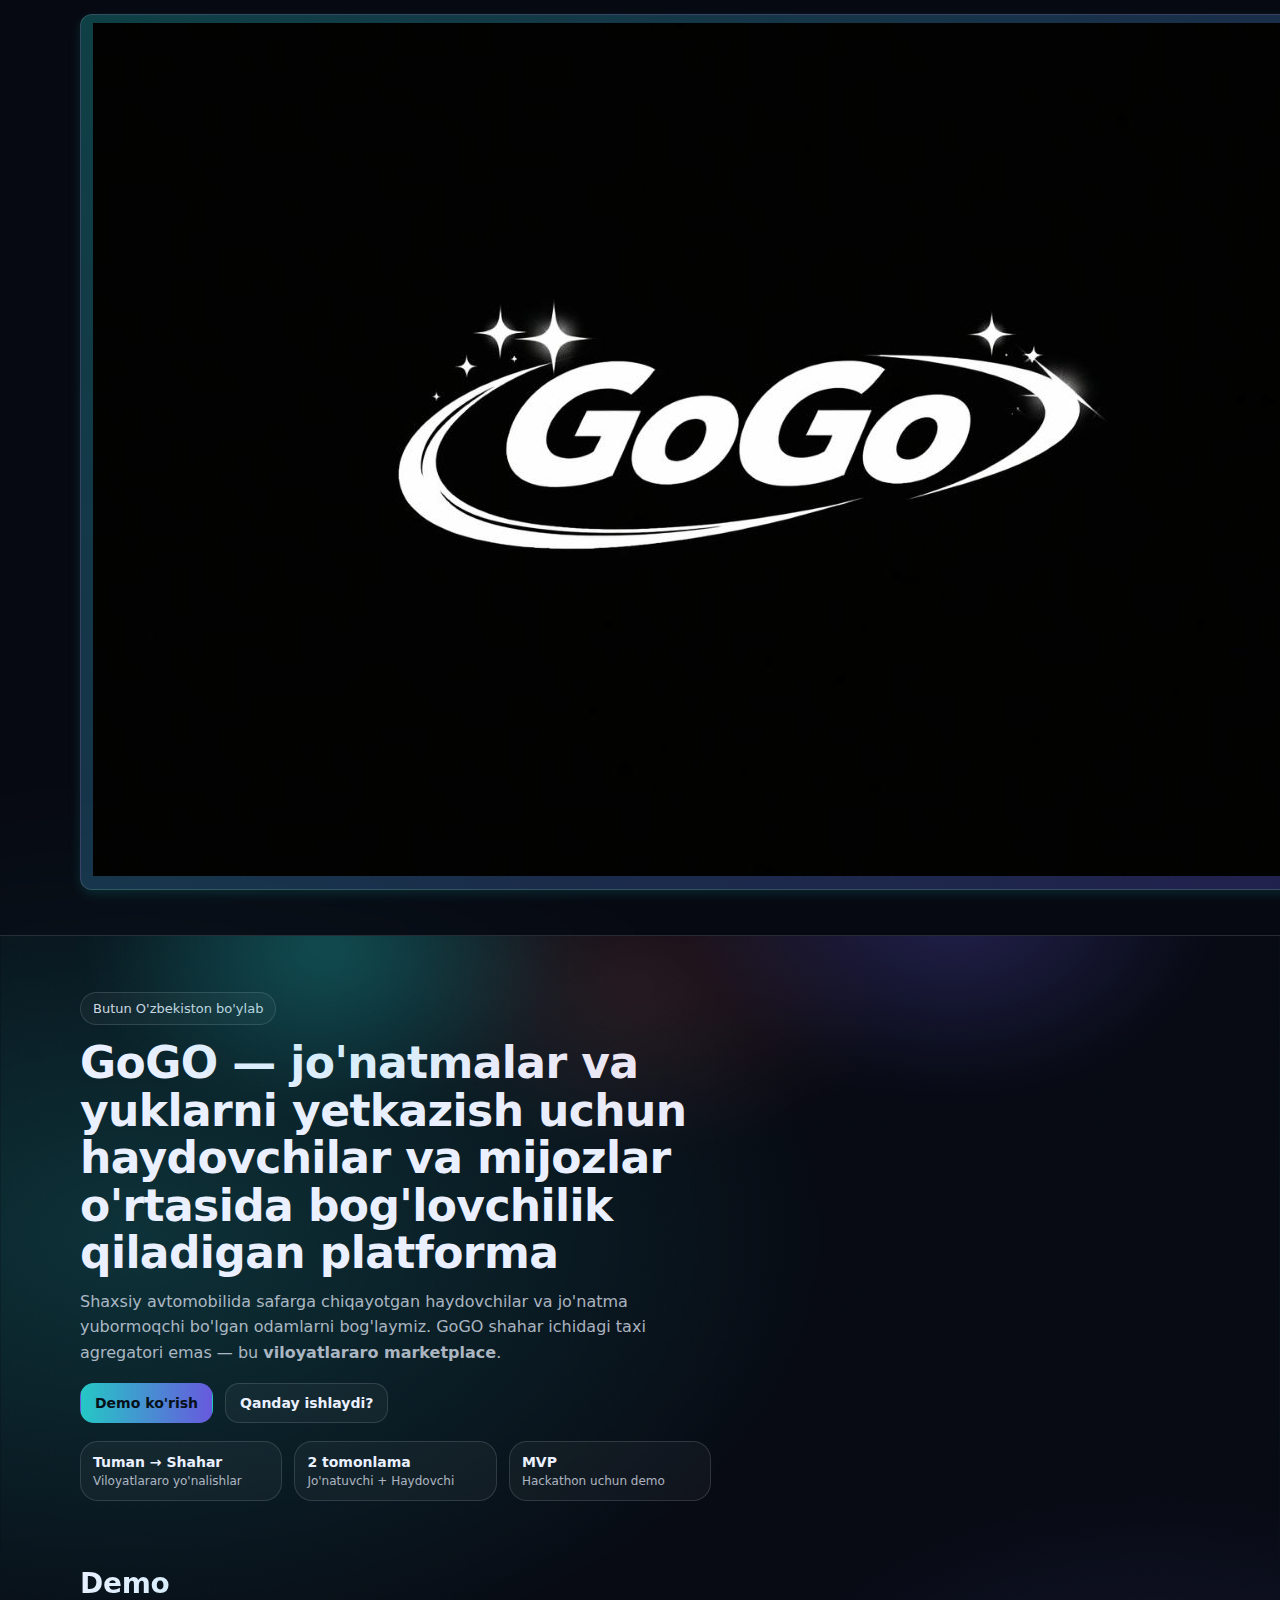
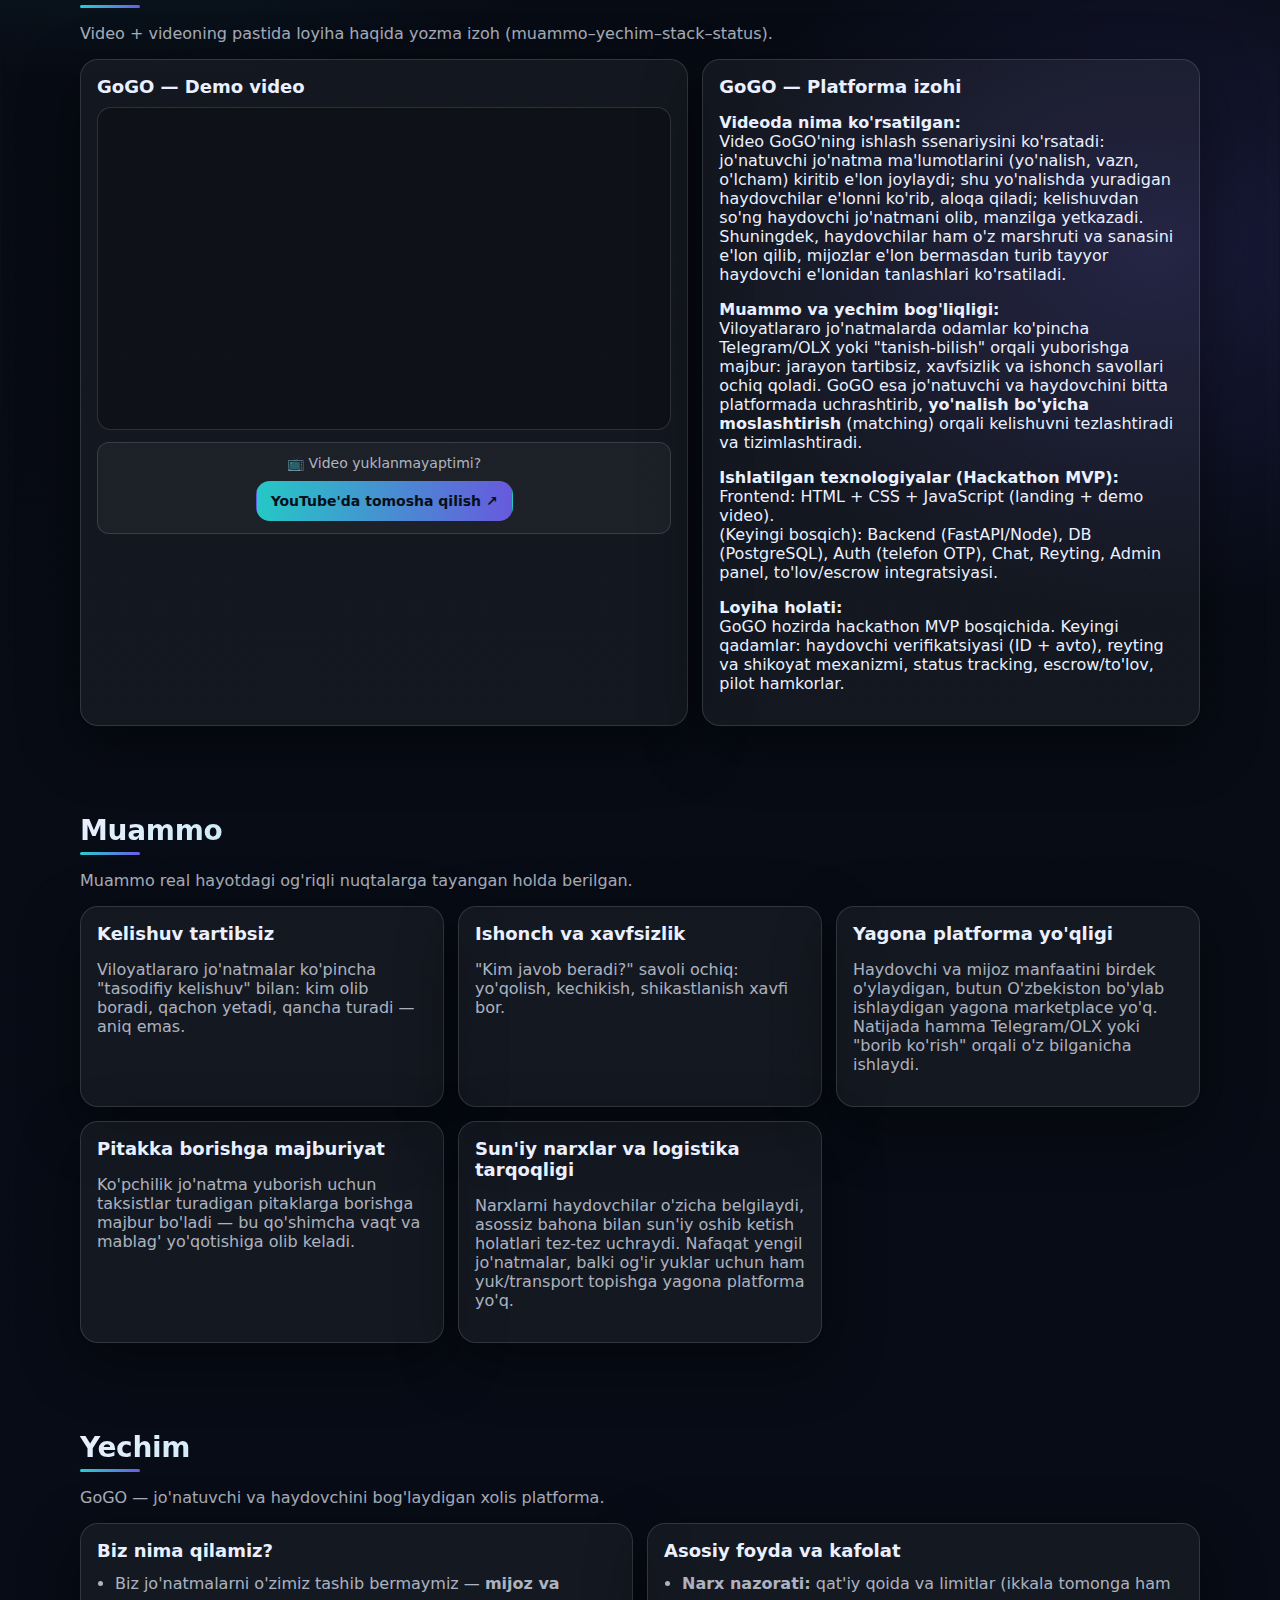
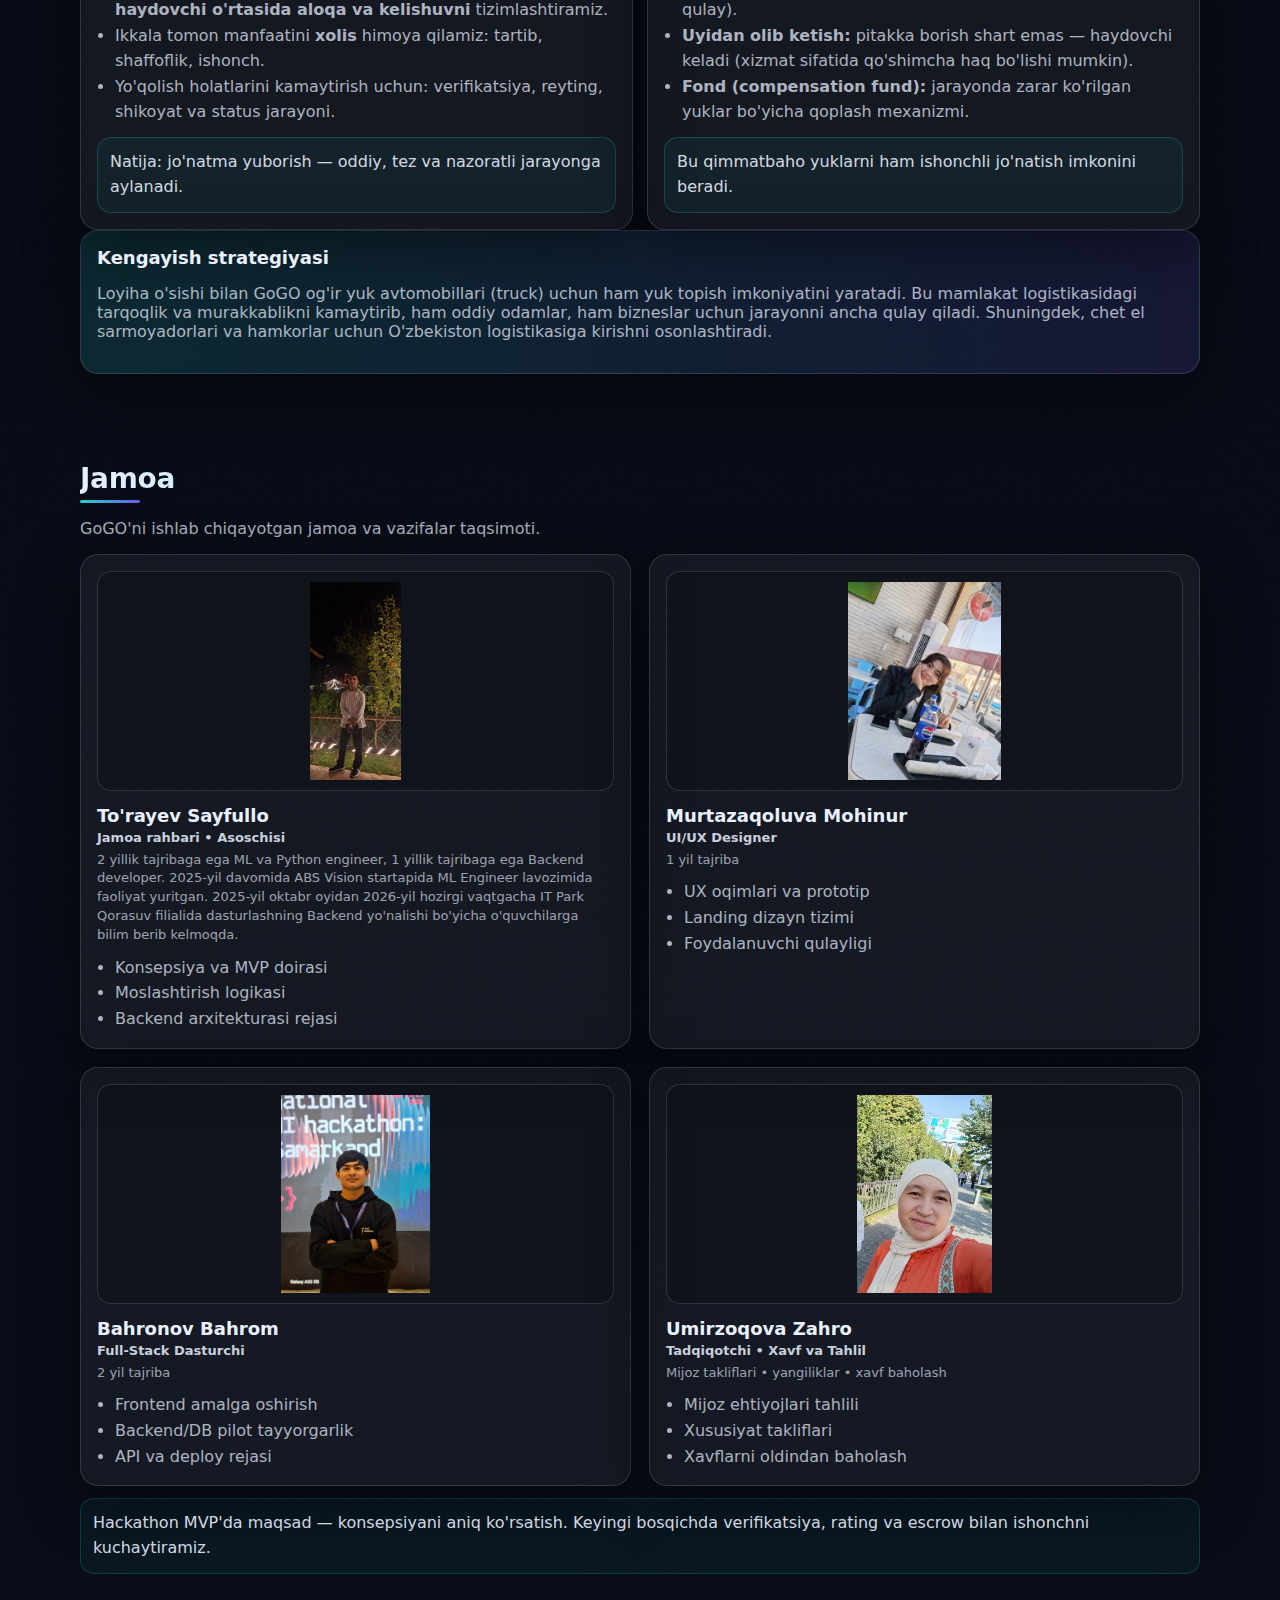
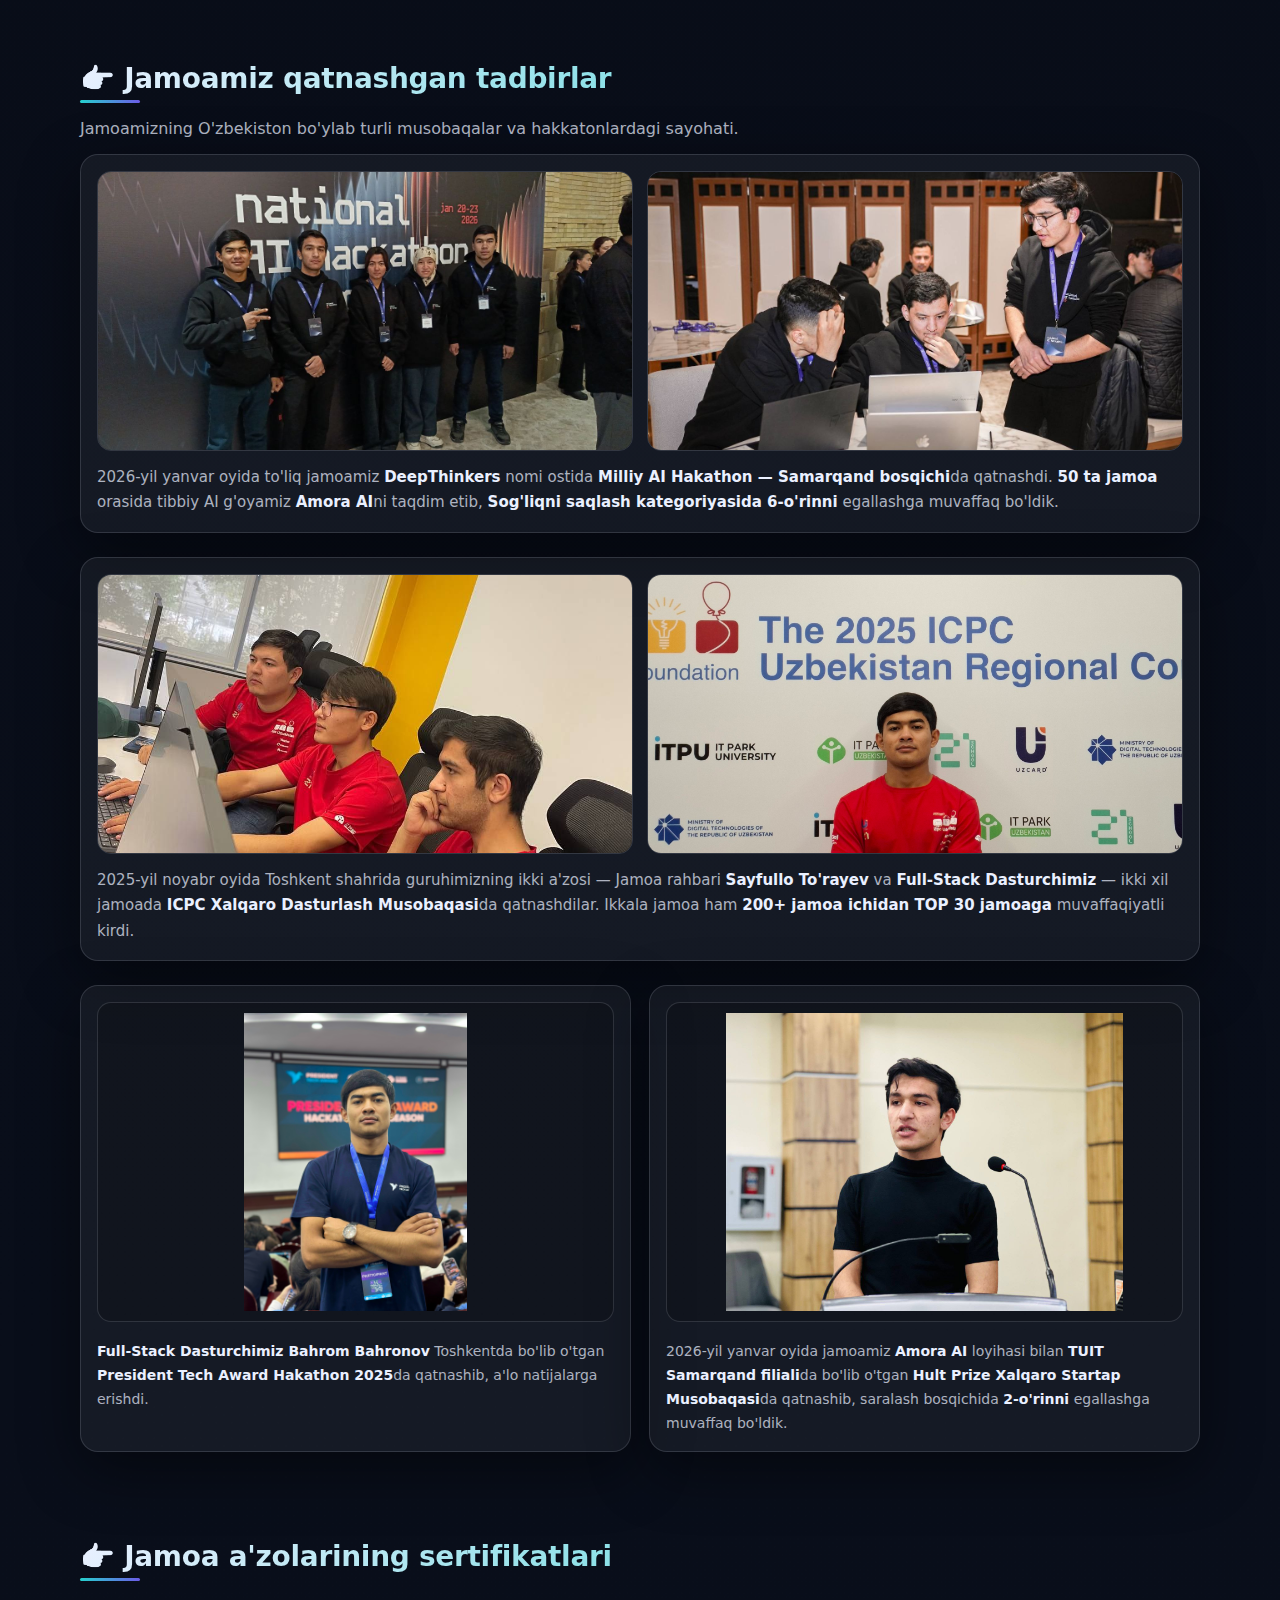
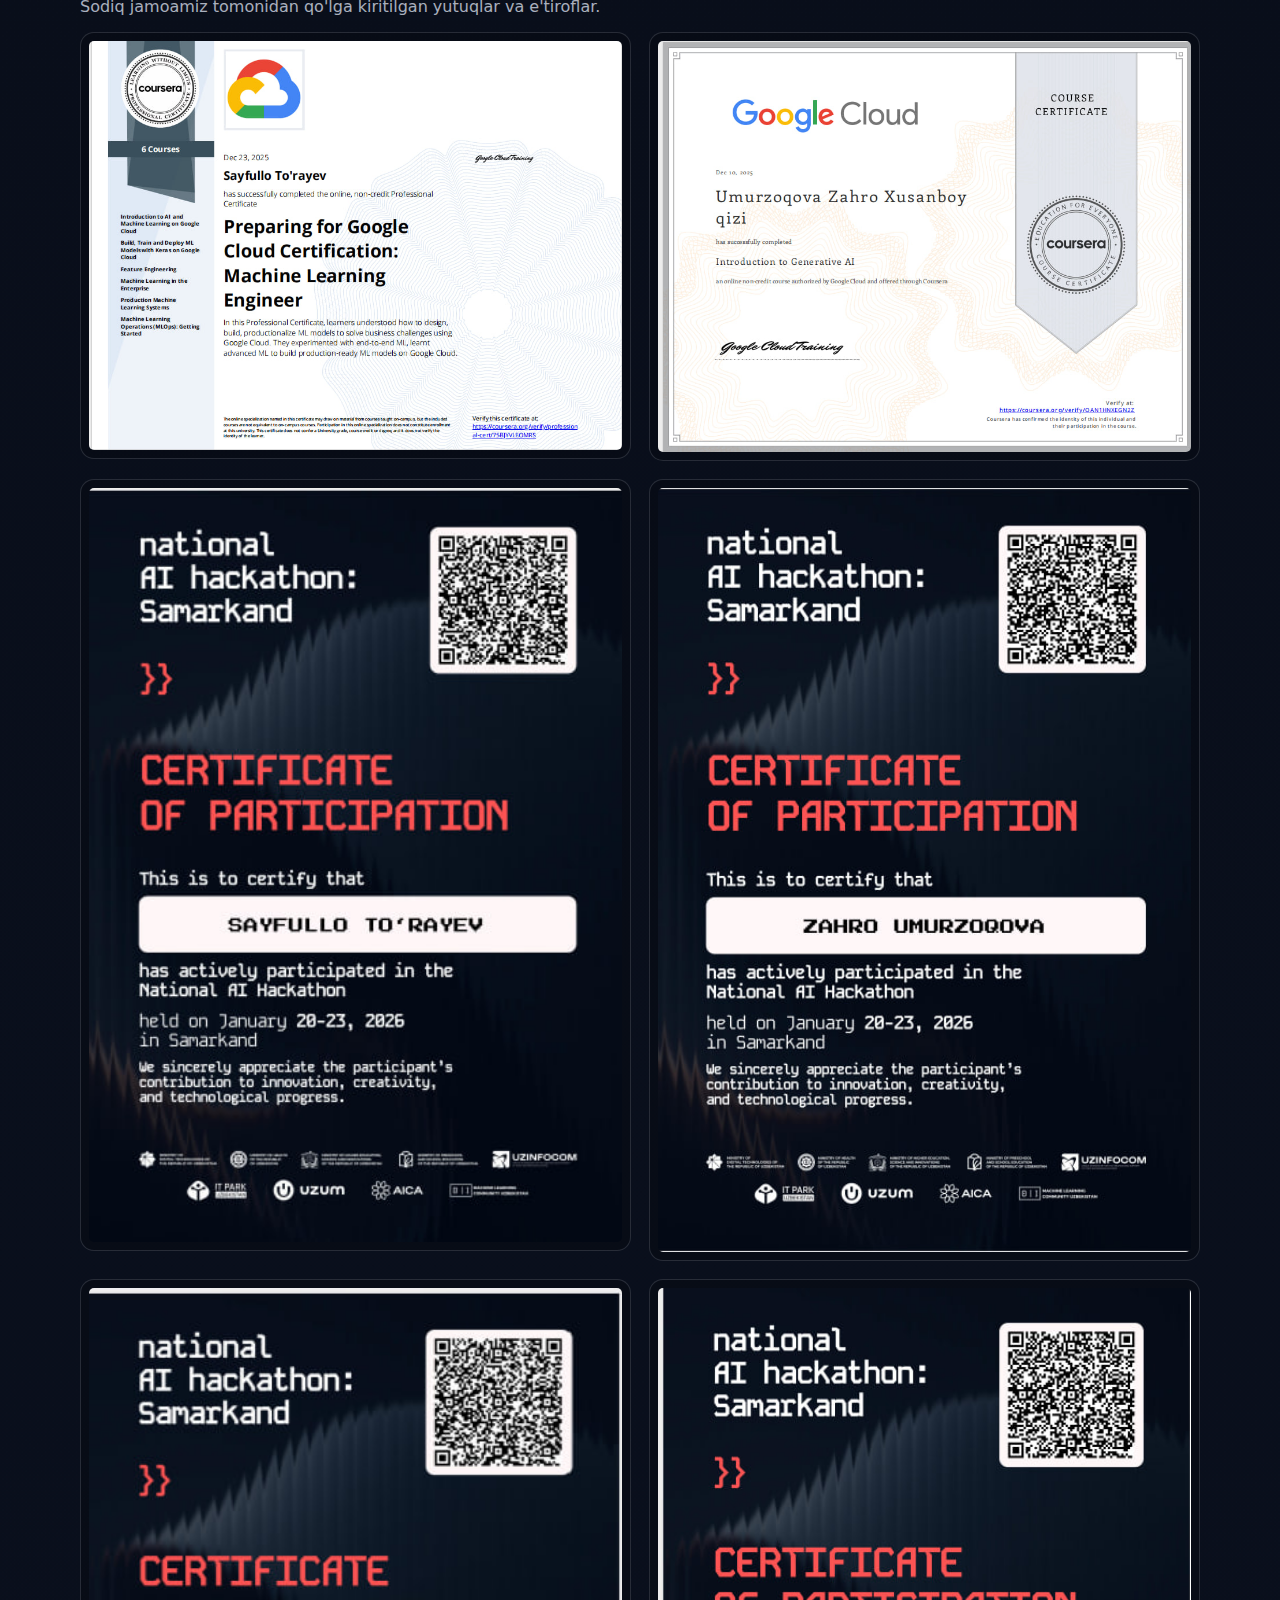
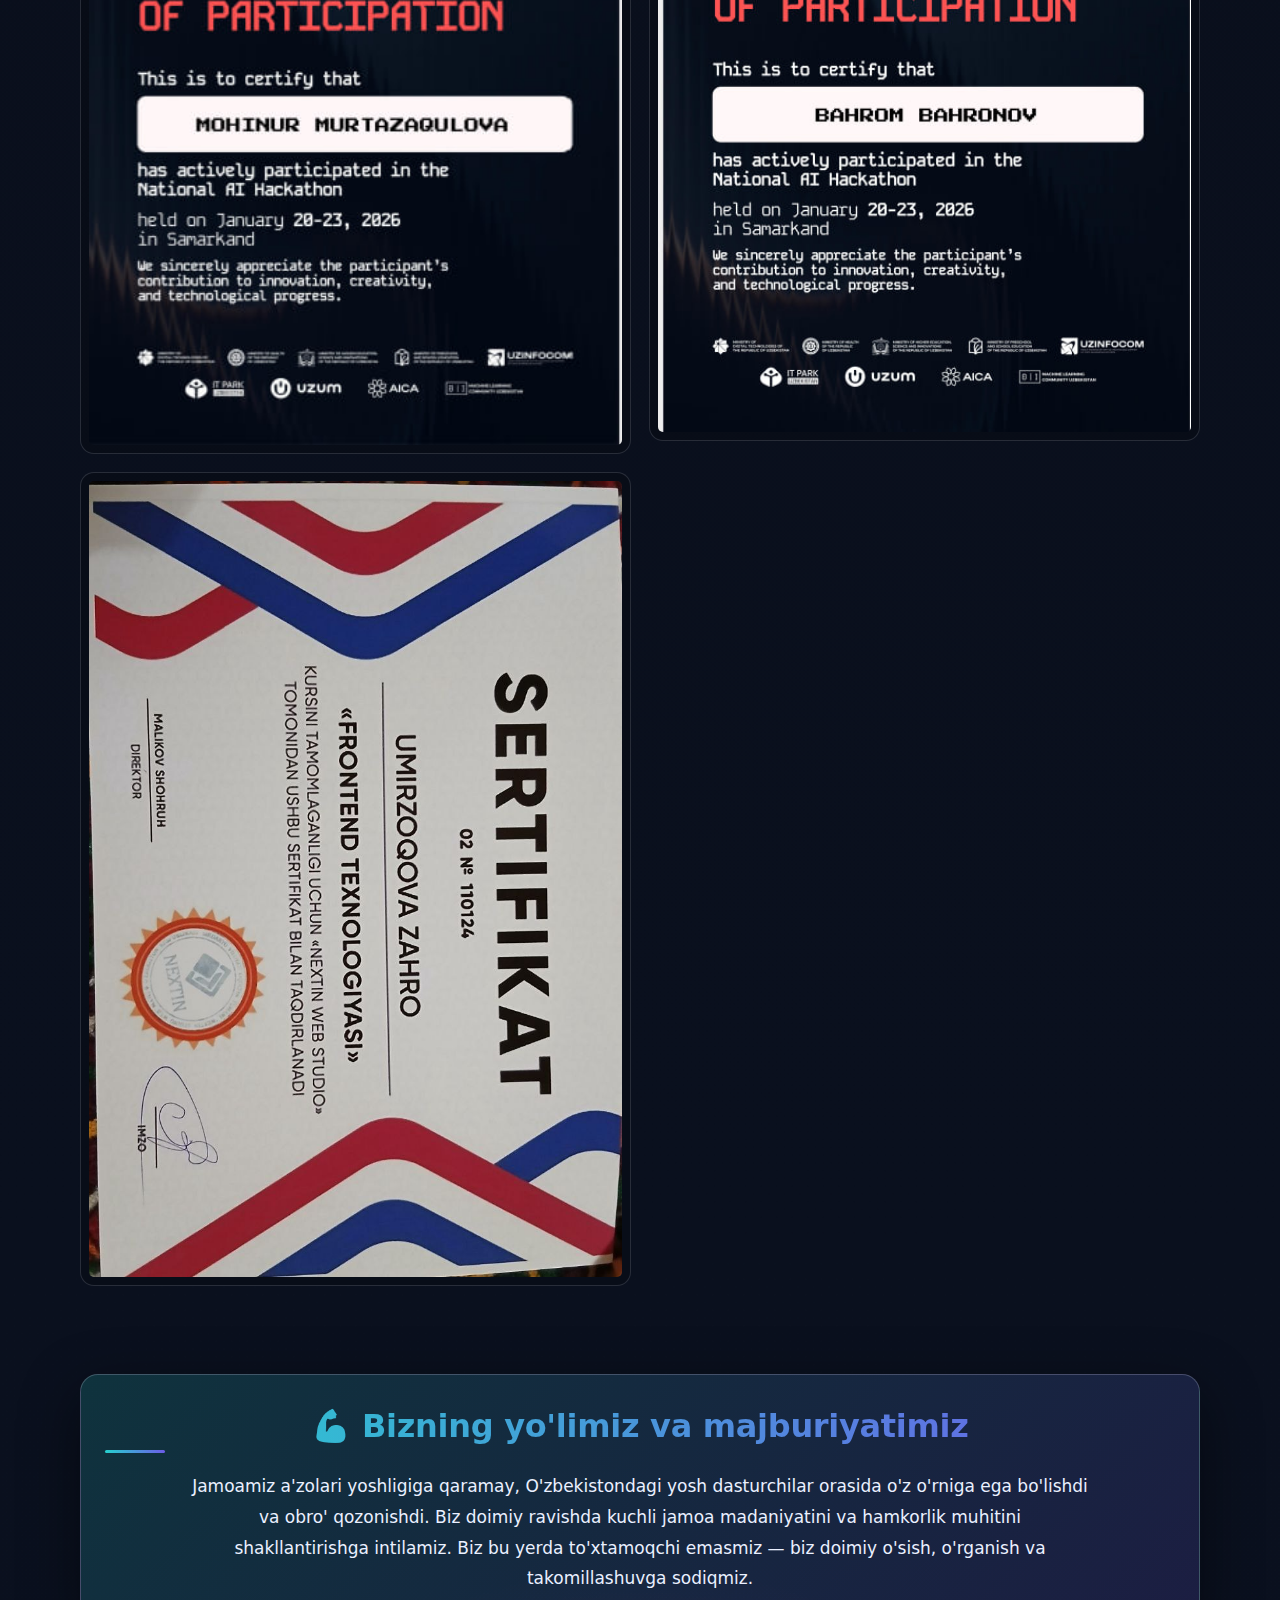
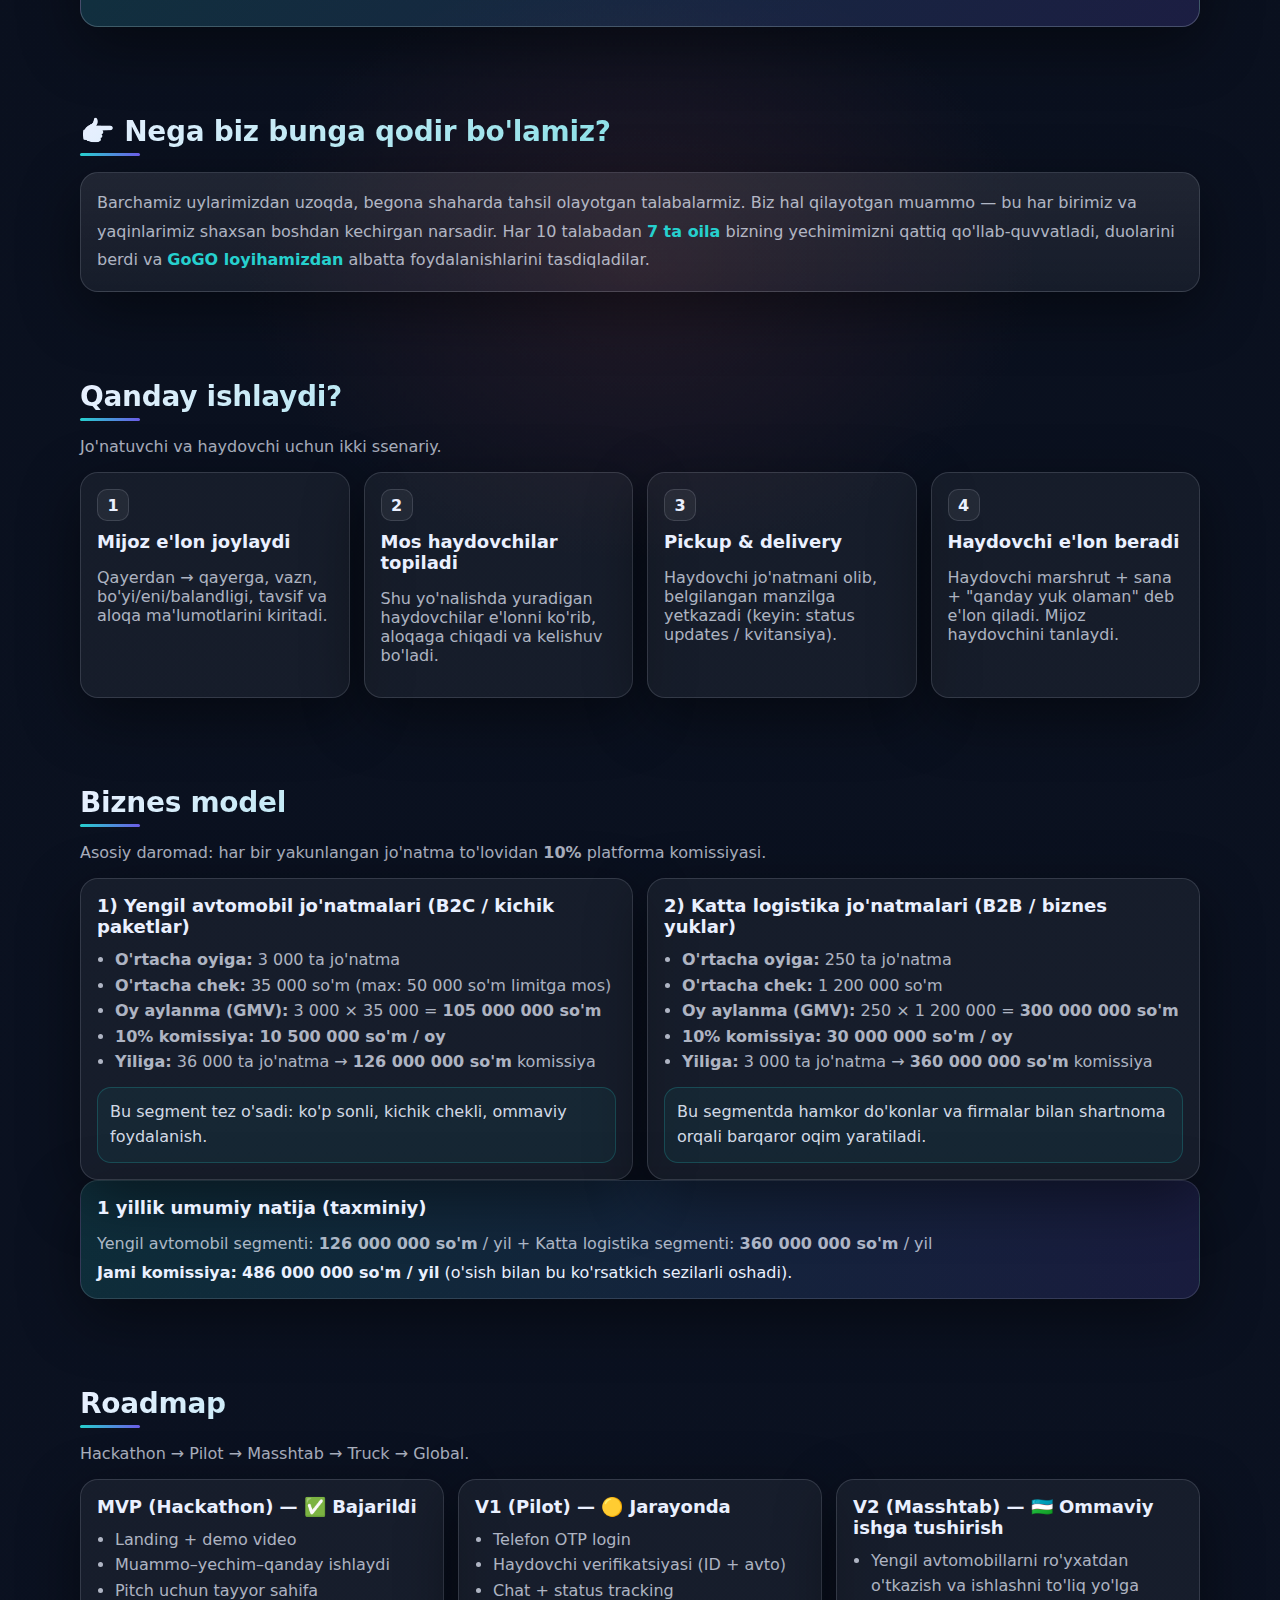
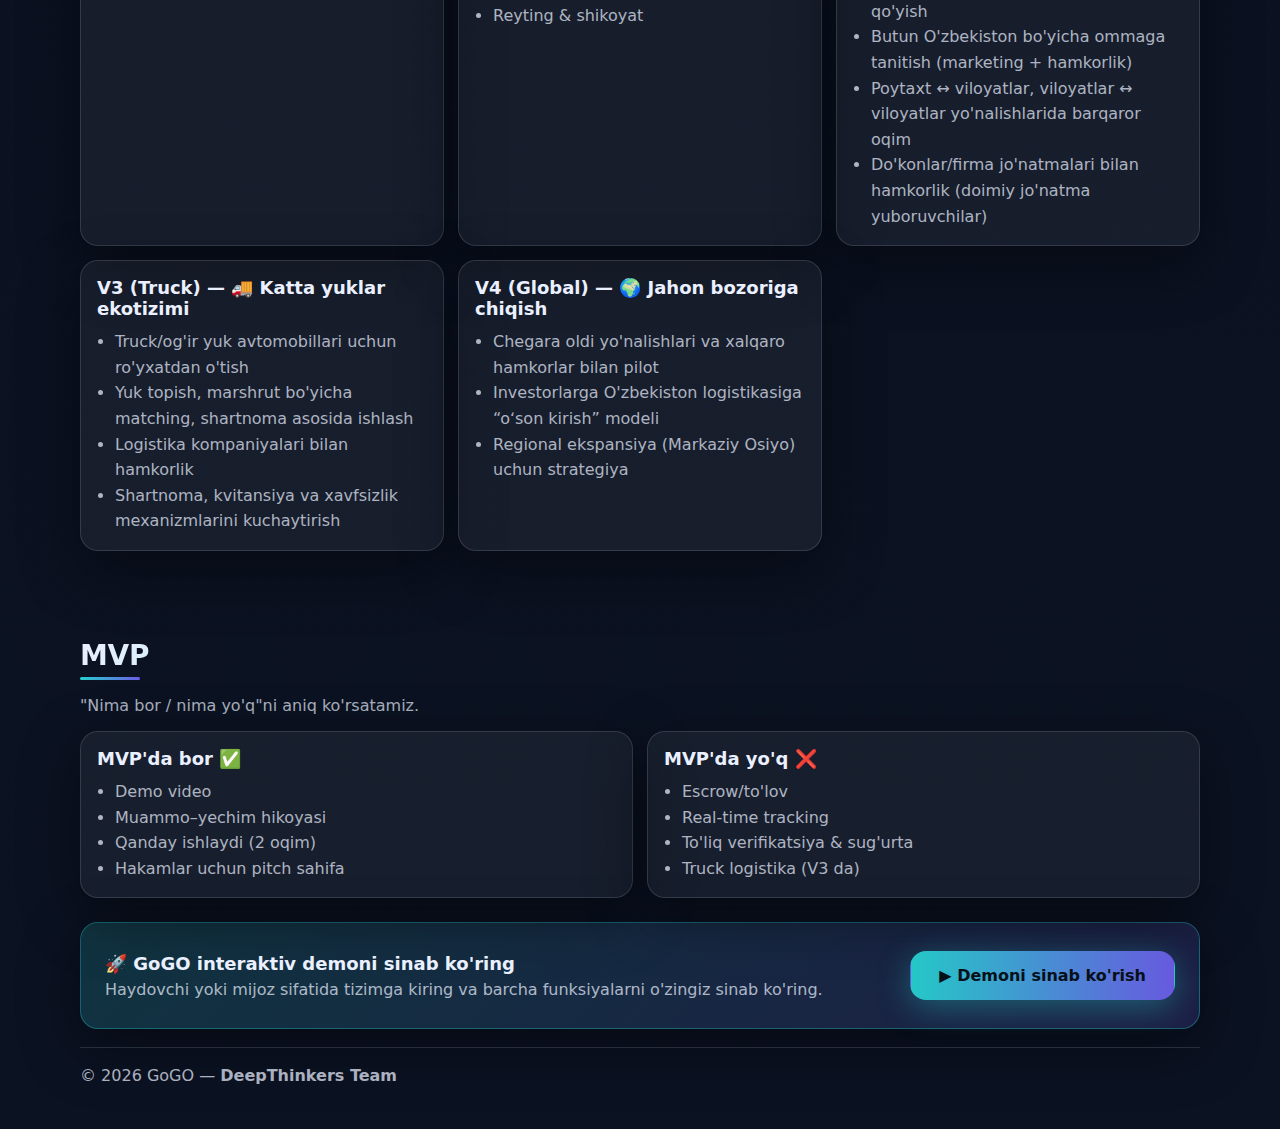
<file: index.html>
<!doctype html>
<html lang="uz">
<head>
  <meta charset="utf-8" />
  <meta name="viewport" content="width=device-width, initial-scale=1" />
  <title>GoGO — O'zbekiston bo'ylab viloyatlararo jo'natma yetkazish</title>
  <meta name="description" content="GoGO haydovchilar va jo'natuvchilarni bog'lab, viloyatlararo jo'natmalarni yo'l-yo'lakay tez va qulay yetkazishni ta'minlaydi." />

  <link rel="preconnect" href="https://www.youtube-nocookie.com" />
  <link rel="stylesheet" href="styles.css" />
</head>

<body>
  <!-- Navbar -->
  <header class="topbar">
    <div class="container topbar__inner">
      <a class="brand" href="#top" aria-label="GoGO">
        <!-- LOGO (fayl nomi boshqacha bo'lsa: src ni moslang, masalan: logo.svg / logo.jpg) -->
        <span class="brand__logo">
          <img class="brand__logo-img" src="logo.jpg" alt="GoGO logo" />
        </span>
        <span class="brand__tag">Viloyatlararo Crowd Shipping • Uzbekistan</span>
      </a>

      <nav class="nav" aria-label="Asosiy menyu">
        <a href="#demo">Demo</a>
        <a href="#muammo">Muammo</a>
        <a href="#yechim">Yechim</a>
        <a href="#jamoa">Jamoa</a>
        <a href="#qanday">Qanday ishlaydi?</a>
        <a href="#biznes">Biznes model</a>
        <a href="#roadmap">Roadmap</a>
        <a href="#mvp">MVP</a>
      </nav>

      <button class="nav__toggle" id="navToggle" aria-label="Menyuni ochish/yopish" aria-expanded="false">☰</button>
    </div>

    <!-- Mobil menu -->
    <div class="nav__mobile container" id="navMobile" hidden>
      <a href="#demo">Demo</a>
      <a href="#muammo">Muammo</a>
      <a href="#yechim">Yechim</a>
      <a href="#jamoa">Jamoa</a>
      <a href="#qanday">Qanday ishlaydi?</a>
      <a href="#biznes">Biznes model</a>
      <a href="#roadmap">Roadmap</a>
      <a href="#mvp">MVP</a>
    </div>
  </header>

  <!-- Hero -->
  <main id="top">
    <section class="hero">
      <div class="container hero__grid">
        <div class="hero__content">
          <div class="pill">Butun O'zbekiston bo'ylab</div>
          <h1>GoGO — jo'natmalar va yuklarni yetkazish uchun haydovchilar va mijozlar o'rtasida bog'lovchilik qiladigan platforma</h1>
          <p class="lead">
            Shaxsiy avtomobilida safarga chiqayotgan haydovchilar va jo'natma yubormoqchi bo'lgan odamlarni bog'laymiz.
            GoGO shahar ichidagi taxi agregatori emas — bu <b>viloyatlararo marketplace</b>.
          </p>

          <div class="hero__cta">
            <a class="btn btn--primary" href="#demo">Demo ko'rish</a>
            <a class="btn btn--ghost" href="#qanday">Qanday ishlaydi?</a>
          </div>

          <div class="hero__stats">
            <div class="stat">
              <div class="stat__kpi">Tuman → Shahar</div>
              <div class="stat__label">Viloyatlararo yo'nalishlar</div>
            </div>
            <div class="stat">
              <div class="stat__kpi">2 tomonlama</div>
              <div class="stat__label">Jo'natuvchi + Haydovchi</div>
            </div>
            <div class="stat">
              <div class="stat__kpi">MVP</div>
              <div class="stat__label">Hackathon uchun demo</div>
            </div>
          </div>
        </div>

        <!-- Tez demo simulator O'CHIRILDI -->
      </div>

      <div class="hero__bg" aria-hidden="true"></div>
    </section>

    <!-- Demo -->
    <section class="section" id="demo">
      <div class="container">
        <div class="section__head">
          <h2>Demo</h2>
          <p class="muted">Video + videoning pastida loyiha haqida yozma izoh (muammo–yechim–stack–status).</p>
        </div>

        <div class="demoGrid">
          <div class="card">
            <h3>GoGO — Demo video</h3>

            <div class="video-wrapper">
              <div class="video">
                <iframe
                  src="https://www.youtube.com/embed/1xey4l6r5S0"
                  title="GoGO demo video"
                  frameborder="0"
                  allow="accelerometer; autoplay; clipboard-write; encrypted-media; gyroscope; picture-in-picture; web-share"
                  allowfullscreen
                  loading="lazy">
                </iframe>
              </div>
              <div class="video-fallback">
                <p>📺 Video yuklanmayaptimi?</p>
                <a href="https://www.youtube.com/watch?v=1xey4l6r5S0" target="_blank" rel="noopener" class="btn btn--primary">
                  YouTube'da tomosha qilish ↗
                </a>
              </div>
            </div>

            <!-- YouTube tagidagi MASLAHAT O'CHIRILDI -->
          </div>

          <div class="card">
            <h3>GoGO — Platforma izohi</h3>

            <p><b>Videoda nima ko'rsatilgan:</b><br/>
              Video GoGO'ning ishlash ssenariysini ko'rsatadi:
              jo'natuvchi jo'natma ma'lumotlarini (yo'nalish, vazn, o'lcham) kiritib e'lon joylaydi;
              shu yo'nalishda yuradigan haydovchilar e'lonni ko'rib, aloqa qiladi;
              kelishuvdan so'ng haydovchi jo'natmani olib, manzilga yetkazadi.
              Shuningdek, haydovchilar ham o'z marshruti va sanasini e'lon qilib,
              mijozlar e'lon bermasdan turib tayyor haydovchi e'lonidan tanlashlari ko'rsatiladi.
            </p>

            <p><b>Muammo va yechim bog'liqligi:</b><br/>
              Viloyatlararo jo'natmalarda odamlar ko'pincha Telegram/OLX yoki "tanish-bilish" orqali yuborishga majbur:
              jarayon tartibsiz, xavfsizlik va ishonch savollari ochiq qoladi.
              GoGO esa jo'natuvchi va haydovchini bitta platformada uchrashtirib,
              <b>yo'nalish bo'yicha moslashtirish</b> (matching) orqali kelishuvni tezlashtiradi va tizimlashtiradi.
            </p>

            <p><b>Ishlatilgan texnologiyalar (Hackathon MVP):</b><br/>
              Frontend: HTML + CSS + JavaScript (landing + demo video).<br/>
              (Keyingi bosqich): Backend (FastAPI/Node), DB (PostgreSQL),
              Auth (telefon OTP), Chat, Reyting, Admin panel, to'lov/escrow integratsiyasi.
            </p>

            <p><b>Loyiha holati:</b><br/>
              GoGO hozirda hackathon MVP bosqichida.
              Keyingi qadamlar: haydovchi verifikatsiyasi (ID + avto),
              reyting va shikoyat mexanizmi, status tracking, escrow/to'lov, pilot hamkorlar.
            </p>
          </div>
        </div>
      </div>
    </section>

    <!-- Muammo -->
    <section class="section" id="muammo">
      <div class="container">
        <div class="section__head">
          <h2>Muammo</h2>
          <p class="muted">Muammo real hayotdagi og'riqli nuqtalarga tayangan holda berilgan.</p>
        </div>

        <!-- 5 ta muammo: 1-2 saqlanadi, 3-4-5 yangilandi -->
        <div class="grid3">
          <div class="card">
            <h3>Kelishuv tartibsiz</h3>
            <p class="muted">
              Viloyatlararo jo'natmalar ko'pincha "tasodifiy kelishuv" bilan: kim olib boradi, qachon yetadi,
              qancha turadi — aniq emas.
            </p>
          </div>

          <div class="card">
            <h3>Ishonch va xavfsizlik</h3>
            <p class="muted">
              "Kim javob beradi?" savoli ochiq: yo'qolish, kechikish, shikastlanish xavfi bor.
            </p>
          </div>

          <div class="card">
            <h3>Yagona platforma yo'qligi</h3>
            <p class="muted">
              Haydovchi va mijoz manfaatini birdek o'ylaydigan, butun O'zbekiston bo'ylab ishlaydigan yagona marketplace yo'q.
              Natijada hamma Telegram/OLX yoki "borib ko'rish" orqali o'z bilganicha ishlaydi.
            </p>
          </div>

          <div class="card">
            <h3>Pitakka borishga majburiyat</h3>
            <p class="muted">
              Ko'pchilik jo'natma yuborish uchun taksistlar turadigan pitaklarga borishga majbur bo'ladi —
              bu qo'shimcha vaqt va mablag' yo'qotishiga olib keladi.
            </p>
          </div>

          <div class="card">
            <h3>Sun'iy narxlar va logistika tarqoqligi</h3>
            <p class="muted">
              Narxlarni haydovchilar o'zicha belgilaydi, asossiz bahona bilan sun'iy oshib ketish holatlari tez-tez uchraydi.
              Nafaqat yengil jo'natmalar, balki og'ir yuklar uchun ham yuk/transport topishga yagona platforma yo'q.
            </p>
          </div>
        </div>
      </div>
    </section>

    <!-- Yechim -->
    <section class="section" id="yechim">
      <div class="container">
        <div class="section__head">
          <h2>Yechim</h2>
          <p class="muted">GoGO — jo'natuvchi va haydovchini bog'laydigan xolis platforma.</p>
        </div>

        <div class="grid2">
          <div class="card">
            <h3>Biz nima qilamiz?</h3>
            <ul class="list">
              <li>Biz jo'natmalarni o'zimiz tashib bermaymiz — <b>mijoz va haydovchi o'rtasida aloqa va kelishuvni</b> tizimlashtiramiz.</li>
              <li>Ikkala tomon manfaatini <b>xolis</b> himoya qilamiz: tartib, shaffoflik, ishonch.</li>
              <li>Yo'qolish holatlarini kamaytirish uchun: verifikatsiya, reyting, shikoyat va status jarayoni.</li>
            </ul>
            <div class="callout">Natija: jo'natma yuborish — oddiy, tez va nazoratli jarayonga aylanadi.</div>
          </div>

          <div class="card">
            <h3>Asosiy foyda va kafolat</h3>
            <ul class="list">
              <li><b>Narx nazorati:</b> qat'iy qoida va limitlar (ikkala tomonga ham qulay).</li>
              <li><b>Uyidan olib ketish:</b> pitakka borish shart emas — haydovchi keladi (xizmat sifatida qo'shimcha haq bo'lishi mumkin).</li>
              <li><b>Fond (compensation fund):</b> jarayonda zarar ko'rilgan yuklar bo'yicha qoplash mexanizmi.</li>
            </ul>
            <div class="callout">Bu qimmatbaho yuklarni ham ishonchli jo'natish imkonini beradi.</div>
          </div>
        </div>

        <div class="card card--accent">
          <h3>Kengayish strategiyasi</h3>
          <p class="muted">
            Loyiha o'sishi bilan GoGO og'ir yuk avtomobillari (truck) uchun ham yuk topish imkoniyatini yaratadi.
            Bu mamlakat logistikasidagi tarqoqlik va murakkablikni kamaytirib, ham oddiy odamlar, ham bizneslar uchun jarayonni ancha qulay qiladi.
            Shuningdek, chet el sarmoyadorlari va hamkorlar uchun O'zbekiston logistikasiga kirishni osonlashtiradi.
          </p>
        </div>
      </div>
    </section>

    <!-- Jamoa -->
    <section class="section" id="jamoa">
      <div class="container">
        <div class="section__head">
          <h2>Jamoa</h2>
          <p class="muted">GoGO'ni ishlab chiqayotgan jamoa va vazifalar taqsimoti.</p>
        </div>

        <div class="team-grid">
          <div class="team-card card">
            <img class="teamPhoto" src="group1.jpg" alt="To'rayev Sayfullo" data-preview/>
            <div class="teamInfo">
              <div class="teamName">To'rayev Sayfullo</div>
              <div class="teamRole">Jamoa rahbari • Asoschisi</div>
              <div class="teamMeta">2 yillik tajribaga ega ML va Python engineer, 1 yillik tajribaga ega Backend developer. 2025-yil davomida ABS Vision startapida ML Engineer lavozimida faoliyat yuritgan. 2025-yil oktabr oyidan 2026-yil hozirgi vaqtgacha IT Park Qorasuv filialida dasturlashning Backend yo'nalishi bo'yicha o'quvchilarga bilim berib kelmoqda.</div>
              <ul class="list teamList">
                <li>Konsepsiya va MVP doirasi</li>
                <li>Moslashtirish logikasi</li>
                <li>Backend arxitekturasi rejasi</li>
              </ul>
            </div>
          </div>

          <div class="team-card card">
            <img class="teamPhoto" src="group2.jpg" alt="Murtazaqoluva Mohinur" data-preview/>
            <div class="teamInfo">
              <div class="teamName">Murtazaqoluva Mohinur</div>
              <div class="teamRole">UI/UX Designer</div>
              <div class="teamMeta">1 yil tajriba</div>
              <ul class="list teamList">
                <li>UX oqimlari va prototip</li>
                <li>Landing dizayn tizimi</li>
                <li>Foydalanuvchi qulayligi</li>
              </ul>
            </div>
          </div>

          <div class="team-card card">
            <img class="teamPhoto" src="group3.jpg" alt="Bahronov Bahrom" data-preview/>
            <div class="teamInfo">
              <div class="teamName">Bahronov Bahrom</div>
              <div class="teamRole">Full-Stack Dasturchi</div>
              <div class="teamMeta">2 yil tajriba</div>
              <ul class="list teamList">
                <li>Frontend amalga oshirish</li>
                <li>Backend/DB pilot tayyorgarlik</li>
                <li>API va deploy rejasi</li>
              </ul>
            </div>
          </div>

          <div class="team-card card">
            <img class="teamPhoto" src="group4.jpg" alt="Umirzoqova Zahro" data-preview/>
            <div class="teamInfo">
              <div class="teamName">Umirzoqova Zahro</div>
              <div class="teamRole">Tadqiqotchi • Xavf va Tahlil</div>
              <div class="teamMeta">Mijoz takliflari • yangiliklar • xavf baholash</div>
              <ul class="list teamList">
                <li>Mijoz ehtiyojlari tahlili</li>
                <li>Xususiyat takliflari</li>
                <li>Xavflarni oldindan baholash</li>
              </ul>
            </div>
          </div>
        </div>

        <div class="callout">
          Hackathon MVP'da maqsad — konsepsiyani aniq ko'rsatish. Keyingi bosqichda verifikatsiya, rating va escrow bilan ishonchni kuchaytiramiz.
        </div>
      </div>
    </section>

    <!-- Tadbirlar -->
    <section class="section" id="tadbirlar">
      <div class="container">
        <div class="section__head">
          <h2>👉 Jamoamiz qatnashgan tadbirlar</h2>
          <p class="muted">Jamoamizning O'zbekiston bo'ylab turli musobaqalar va hakkatonlardagi sayohati.</p>
        </div>

        <div class="event-card card">
          <div class="event-images">
            <img src="tadbirlar/photo1.jpg" alt="Milliy AI Hakathon - Jamoa surati" class="event-img" data-preview />
            <img src="tadbirlar/photo2.jpg" alt="Milliy AI Hakathon - Taqdimot" class="event-img" data-preview />
          </div>
          <div class="event-content">
            <p>2026-yil yanvar oyida to'liq jamoamiz <strong>DeepThinkers</strong> nomi ostida <strong>Milliy AI Hakathon — Samarqand bosqichi</strong>da qatnashdi. <strong>50 ta jamoa</strong> orasida tibbiy AI g'oyamiz <strong>Amora AI</strong>ni taqdim etib, <strong>Sog'liqni saqlash kategoriyasida 6-o'rinni</strong> egallashga muvaffaq bo'ldik.</p>
          </div>
        </div>

        <div class="event-card card">
          <div class="event-images">
            <img src="tadbirlar/photo3.jpg" alt="ICPC Dasturlash musobaqasi - Jamoa 1" class="event-img" data-preview />
            <img src="tadbirlar/photo4.jpg" alt="ICPC Dasturlash musobaqasi - Jamoa 2" class="event-img" data-preview />
          </div>
          <div class="event-content">
            <p>2025-yil noyabr oyida Toshkent shahrida guruhimizning ikki a'zosi — Jamoa rahbari <strong>Sayfullo To'rayev</strong> va <strong>Full-Stack Dasturchimiz</strong> — ikki xil jamoada <strong>ICPC Xalqaro Dasturlash Musobaqasi</strong>da qatnashdilar. Ikkala jamoa ham <strong>200+ jamoa ichidan TOP 30 jamoaga</strong> muvaffaqiyatli kirdi.</p>
          </div>
        </div>

        <div class="events-row">
          <div class="event-card-small card">
            <div class="event-images-small">
              <img src="tadbirlar/photo5.jpg" alt="President Tech Award Hakathon 2025" class="event-img-small" data-preview />
            </div>
            <div class="event-content-small">
              <p><strong>Full-Stack Dasturchimiz Bahrom Bahronov</strong> Toshkentda bo'lib o'tgan <strong>President Tech Award Hakathon 2025</strong>da qatnashib, a'lo natijalarga erishdi.</p>
            </div>
          </div>

          <div class="event-card-small card">
            <div class="event-images-small">
              <img src="tadbirlar/photo6.jpg" alt="Hult Prize Xalqaro Startap Musobaqasi" class="event-img-small" data-preview />
            </div>
            <div class="event-content-small">
              <p>2026-yil yanvar oyida jamoamiz <strong>Amora AI</strong> loyihasi bilan <strong>TUIT Samarqand filiali</strong>da bo'lib o'tgan <strong>Hult Prize Xalqaro Startap Musobaqasi</strong>da qatnashib, saralash bosqichida <strong>2-o'rinni</strong> egallashga muvaffaq bo'ldik.</p>
            </div>
          </div>
        </div>
      </div>
    </section>

    <!-- Sertifikatlar -->
    <section class="section" id="sertifikat">
      <div class="container">
        <div class="section__head">
          <h2>👉 Jamoa a'zolarining sertifikatlari</h2>
          <p class="muted">Sodiq jamoamiz tomonidan qo'lga kiritilgan yutuqlar va e'tiroflar.</p>
        </div>

        <div class="certificates-grid">
          <img src="sertifikat/photo1.jpg" alt="Sertifikat 1" class="cert-img" data-preview />
          <img src="sertifikat/photo2.jpg" alt="Sertifikat 2" class="cert-img" data-preview />
          <img src="sertifikat/photo3.jpg" alt="Sertifikat 3" class="cert-img" data-preview />
          <img src="sertifikat/photo4.jpg" alt="Sertifikat 4" class="cert-img" data-preview />
          <img src="sertifikat/photo5.jpg" alt="Sertifikat 5" class="cert-img" data-preview />
          <img src="sertifikat/photo6.jpg" alt="Sertifikat 6" class="cert-img" data-preview />
          <img src="sertifikat/photo7.jpg" alt="Sertifikat 7" class="cert-img" data-preview />
        </div>
      </div>
    </section>

    <!-- Motivatsion -->
    <section class="section" id="motivational">
      <div class="container">
        <div class="motivational-card card card--accent">
          <div class="motivational-content fade-in">
            <h2 class="motivational-title">💪 Bizning yo'limiz va majburiyatimiz</h2>
            <p class="motivational-text">
              Jamoamiz a'zolari yoshligiga qaramay, O'zbekistondagi yosh dasturchilar orasida o'z o'rniga ega bo'lishdi va obro' qozonishdi.
              Biz doimiy ravishda kuchli jamoa madaniyatini va hamkorlik muhitini shakllantirishga intilamiz.
              Biz bu yerda to'xtamoqchi emasmiz — biz doimiy o'sish, o'rganish va takomillashuvga sodiqmiz.
            </p>
          </div>
        </div>
      </div>
    </section>

    <!-- Nega biz? -->
    <section class="section" id="why-us">
      <div class="container">
        <div class="section__head">
          <h2>👉 Nega biz bunga qodir bo'lamiz?</h2>
        </div>

        <div class="card card--glass">
          <p class="why-us-text">
            Barchamiz uylarimizdan uzoqda, begona shaharda tahsil olayotgan talabalarmiz.
            Biz hal qilayotgan muammo — bu har birimiz va yaqinlarimiz shaxsan boshdan kechirgan narsadir.
            Har 10 talabadan <strong>7 ta oila</strong> bizning yechimimizni qattiq qo'llab-quvvatladi, duolarini berdi va <strong>GoGO loyihamizdan</strong> albatta foydalanishlarini tasdiqladilar.
          </p>
        </div>
      </div>
    </section>

    <!-- Qanday ishlaydi -->
    <section class="section" id="qanday">
      <div class="container">
        <div class="section__head">
          <h2>Qanday ishlaydi?</h2>
          <p class="muted">Jo'natuvchi va haydovchi uchun ikki ssenariy.</p>
        </div>

        <div class="steps">
          <div class="step card">
            <div class="step__n">1</div>
            <h3>Mijoz e'lon joylaydi</h3>
            <p class="muted">Qayerdan → qayerga, vazn, bo'yi/eni/balandligi, tavsif va aloqa ma'lumotlarini kiritadi.</p>
          </div>

          <div class="step card">
            <div class="step__n">2</div>
            <h3>Mos haydovchilar topiladi</h3>
            <p class="muted">Shu yo'nalishda yuradigan haydovchilar e'lonni ko'rib, aloqaga chiqadi va kelishuv bo'ladi.</p>
          </div>

          <div class="step card">
            <div class="step__n">3</div>
            <h3>Pickup & delivery</h3>
            <p class="muted">Haydovchi jo'natmani olib, belgilangan manzilga yetkazadi (keyin: status updates / kvitansiya).</p>
          </div>

          <div class="step card">
            <div class="step__n">4</div>
            <h3>Haydovchi e'lon beradi</h3>
            <p class="muted">Haydovchi marshrut + sana + "qanday yuk olaman" deb e'lon qiladi. Mijoz haydovchini tanlaydi.</p>
          </div>
        </div>
      </div>
    </section>

    <!-- Biznes model -->
    <section class="section" id="biznes">
      <div class="container">
        <div class="section__head">
          <h2>Biznes model</h2>
          <p class="muted">Asosiy daromad: har bir yakunlangan jo'natma to'lovidan <b>10%</b> platforma komissiyasi.</p>
        </div>

        <div class="grid2">
          <div class="card">
            <h3>1) Yengil avtomobil jo'natmalari (B2C / kichik paketlar)</h3>
            <ul class="list">
              <li><b>O'rtacha oyiga:</b> 3 000 ta jo'natma</li>
              <li><b>O'rtacha chek:</b> 35 000 so'm (max: 50 000 so'm limitga mos)</li>
              <li><b>Oy aylanma (GMV):</b> 3 000 × 35 000 = <b>105 000 000 so'm</b></li>
              <li><b>10% komissiya:</b> <b>10 500 000 so'm / oy</b></li>
              <li><b>Yiliga:</b> 36 000 ta jo'natma → <b>126 000 000 so'm</b> komissiya</li>
            </ul>
            <div class="callout">Bu segment tez o'sadi: ko'p sonli, kichik chekli, ommaviy foydalanish.</div>
          </div>

          <div class="card">
            <h3>2) Katta logistika jo'natmalari (B2B / biznes yuklar)</h3>
            <ul class="list">
              <li><b>O'rtacha oyiga:</b> 250 ta jo'natma</li>
              <li><b>O'rtacha chek:</b> 1 200 000 so'm</li>
              <li><b>Oy aylanma (GMV):</b> 250 × 1 200 000 = <b>300 000 000 so'm</b></li>
              <li><b>10% komissiya:</b> <b>30 000 000 so'm / oy</b></li>
              <li><b>Yiliga:</b> 3 000 ta jo'natma → <b>360 000 000 so'm</b> komissiya</li>
            </ul>
            <div class="callout">Bu segmentda hamkor do'konlar va firmalar bilan shartnoma orqali barqaror oqim yaratiladi.</div>
          </div>
        </div>

        <div class="card card--accent">
          <h3>1 yillik umumiy natija (taxminiy)</h3>
          <p class="muted" style="margin-bottom:10px;">
            Yengil avtomobil segmenti: <b>126 000 000 so'm</b> / yil + Katta logistika segmenti: <b>360 000 000 so'm</b> / yil
          </p>
          <p style="margin:0;">
            <b>Jami komissiya:</b> <b>486 000 000 so'm / yil</b> (o'sish bilan bu ko'rsatkich sezilarli oshadi).
          </p>
        </div>
      </div>
    </section>

    <!-- Roadmap -->
    <section class="section" id="roadmap">
      <div class="container">
        <div class="section__head">
          <h2>Roadmap</h2>
          <p class="muted">Hackathon → Pilot → Masshtab → Truck → Global.</p>
        </div>

        <div class="timeline">
          <div class="card roadmap--done">
            <h3>MVP (Hackathon) — ✅ Bajarildi</h3>
            <ul class="list">
              <li>Landing + demo video</li>
              <li>Muammo–yechim–qanday ishlaydi</li>
              <li>Pitch uchun tayyor sahifa</li>
            </ul>
          </div>

          <div class="card roadmap--progress">
            <h3>V1 (Pilot) — 🟡 Jarayonda</h3>
            <ul class="list">
              <li>Telefon OTP login</li>
              <li>Haydovchi verifikatsiyasi (ID + avto)</li>
              <li>Chat + status tracking</li>
              <li>Reyting & shikoyat</li>
            </ul>
          </div>

          <div class="card roadmap--scale">
            <h3>V2 (Masshtab) — 🇺🇿 Ommaviy ishga tushirish</h3>
            <ul class="list">
              <li>Yengil avtomobillarni ro'yxatdan o'tkazish va ishlashni to'liq yo'lga qo'yish</li>
              <li>Butun O'zbekiston bo'yicha ommaga tanitish (marketing + hamkorlik)</li>
              <li>Poytaxt ↔ viloyatlar, viloyatlar ↔ viloyatlar yo'nalishlarida barqaror oqim</li>
              <li>Do'konlar/firma jo'natmalari bilan hamkorlik (doimiy jo'natma yuboruvchilar)</li>
            </ul>
          </div>

          <div class="card roadmap--truck">
            <h3>V3 (Truck) — 🚚 Katta yuklar ekotizimi</h3>
            <ul class="list">
              <li>Truck/og'ir yuk avtomobillari uchun ro'yxatdan o'tish</li>
              <li>Yuk topish, marshrut bo'yicha matching, shartnoma asosida ishlash</li>
              <li>Logistika kompaniyalari bilan hamkorlik</li>
              <li>Shartnoma, kvitansiya va xavfsizlik mexanizmlarini kuchaytirish</li>
            </ul>
          </div>

          <div class="card roadmap--global">
            <h3>V4 (Global) — 🌍 Jahon bozoriga chiqish</h3>
            <ul class="list">
              <li>Chegara oldi yo'nalishlari va xalqaro hamkorlar bilan pilot</li>
              <li>Investorlarga O'zbekiston logistikasiga “oʻson kirish” modeli</li>
              <li>Regional ekspansiya (Markaziy Osiyo) uchun strategiya</li>
            </ul>
          </div>
        </div>

      </div>
    </section>

    <!-- MVP -->
    <section class="section" id="mvp">
      <div class="container">
        <div class="section__head">
          <h2>MVP</h2>
          <p class="muted">"Nima bor / nima yo'q"ni aniq ko'rsatamiz.</p>
        </div>

        <div class="grid2">
          <div class="card">
            <h3>MVP'da bor ✅</h3>
            <ul class="list">
              <li>Demo video</li>
              <li>Muammo–yechim hikoyasi</li>
              <li>Qanday ishlaydi (2 oqim)</li>
              <li>Hakamlar uchun pitch sahifa</li>
            </ul>
          </div>

          <div class="card">
            <h3>MVP'da yo'q ❌</h3>
            <ul class="list">
              <li>Escrow/to'lov</li>
              <li>Real-time tracking</li>
              <li>To'liq verifikatsiya & sug'urta</li>
              <li>Truck logistika (V3 da)</li>
            </ul>
          </div>
        </div>

        <div class="demo-cta-box card card--accent">
          <div class="demo-cta-inner">
            <div>
              <h3 style="margin:0 0 6px">🚀 GoGO interaktiv demoni sinab ko'ring</h3>
              <p class="muted" style="margin:0">Haydovchi yoki mijoz sifatida tizimga kiring va barcha funksiyalarni o'zingiz sinab ko'ring.</p>
            </div>
            <a href="demo.html" class="btn btn--primary btn--large">
              ▶ Demoni sinab ko'rish
            </a>
          </div>
        </div>

        <footer class="footer">
          <div class="muted">© <span id="year"></span> GoGO — <strong>DeepThinkers Team</strong></div>
        </footer>
      </div>
    </section>
  </main>

  <script src="script.js"></script>

  <!-- IMAGE PREVIEW MODAL -->
  <div id="imageModal" class="img-modal" hidden>
    <span class="img-modal-close" id="imgModalClose">&times;</span>
    <img id="imgModalContent" />
  </div>
</body>
</html>
</file>
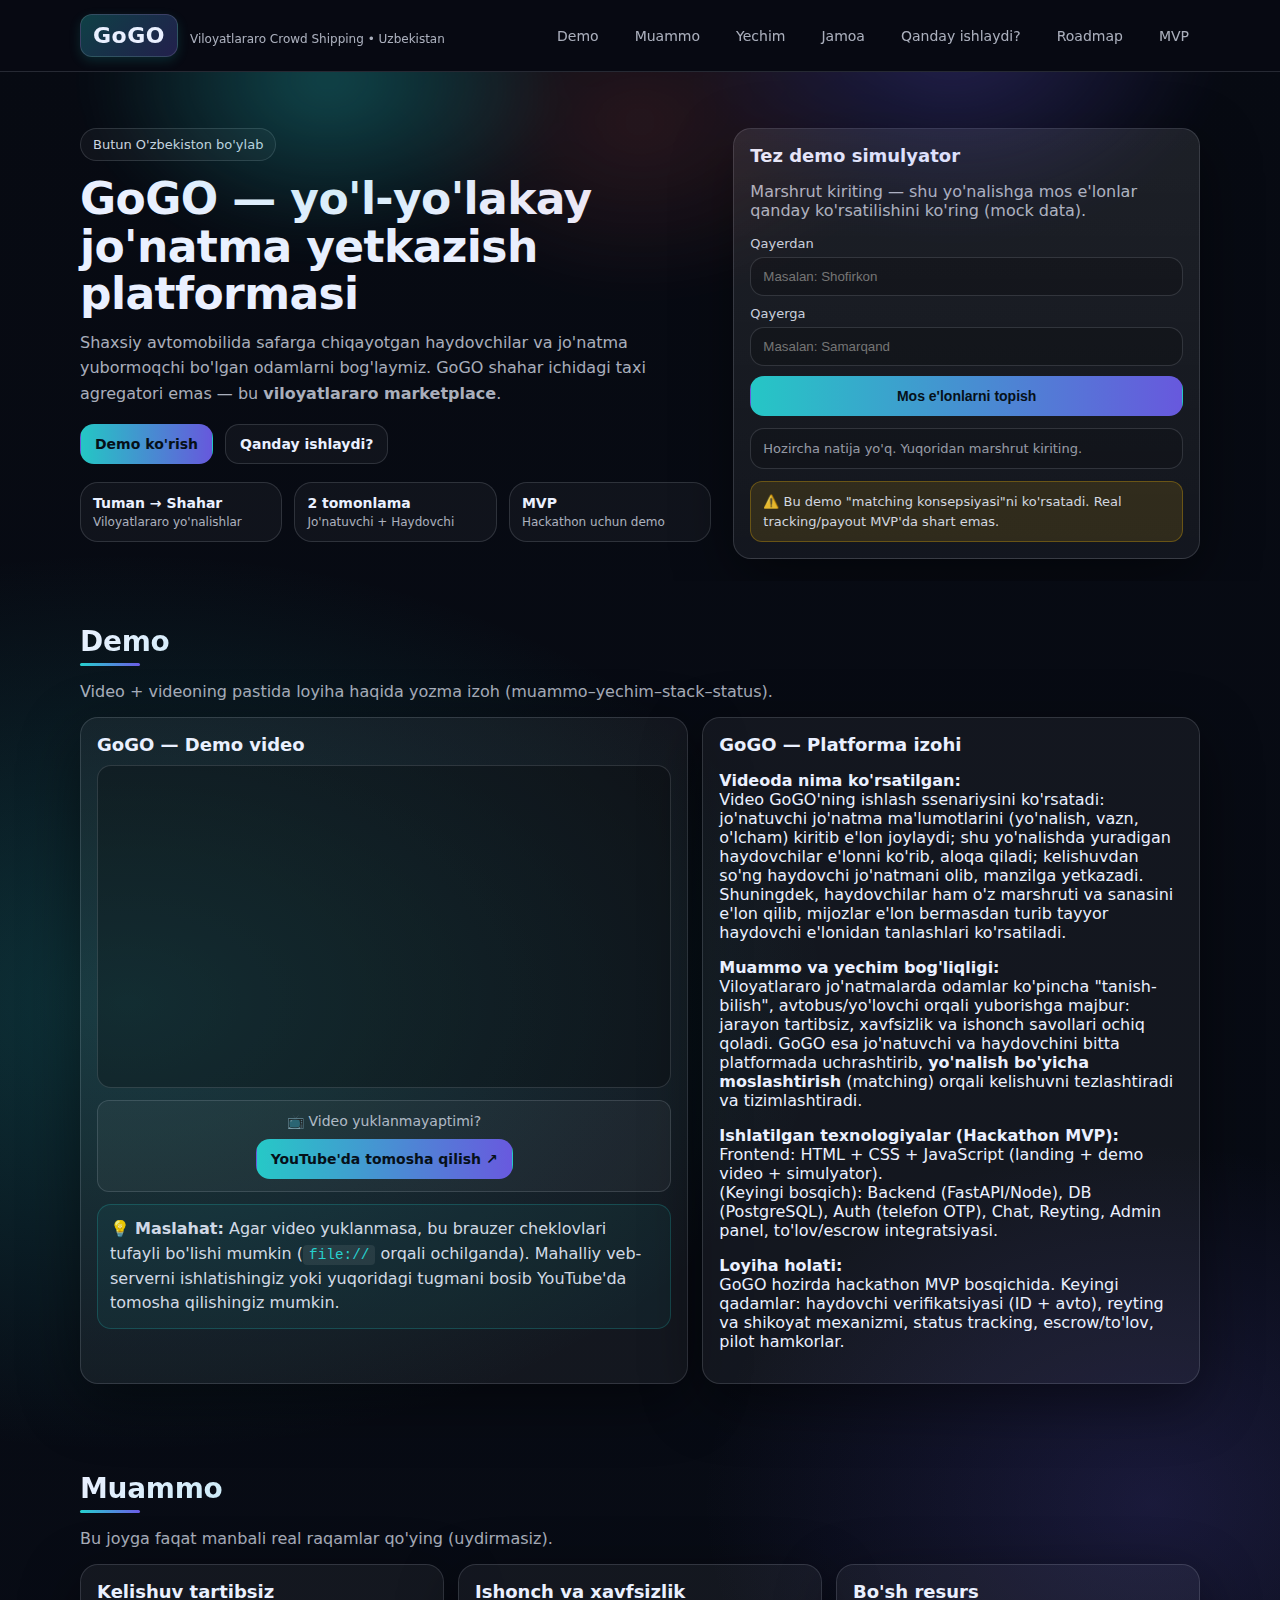
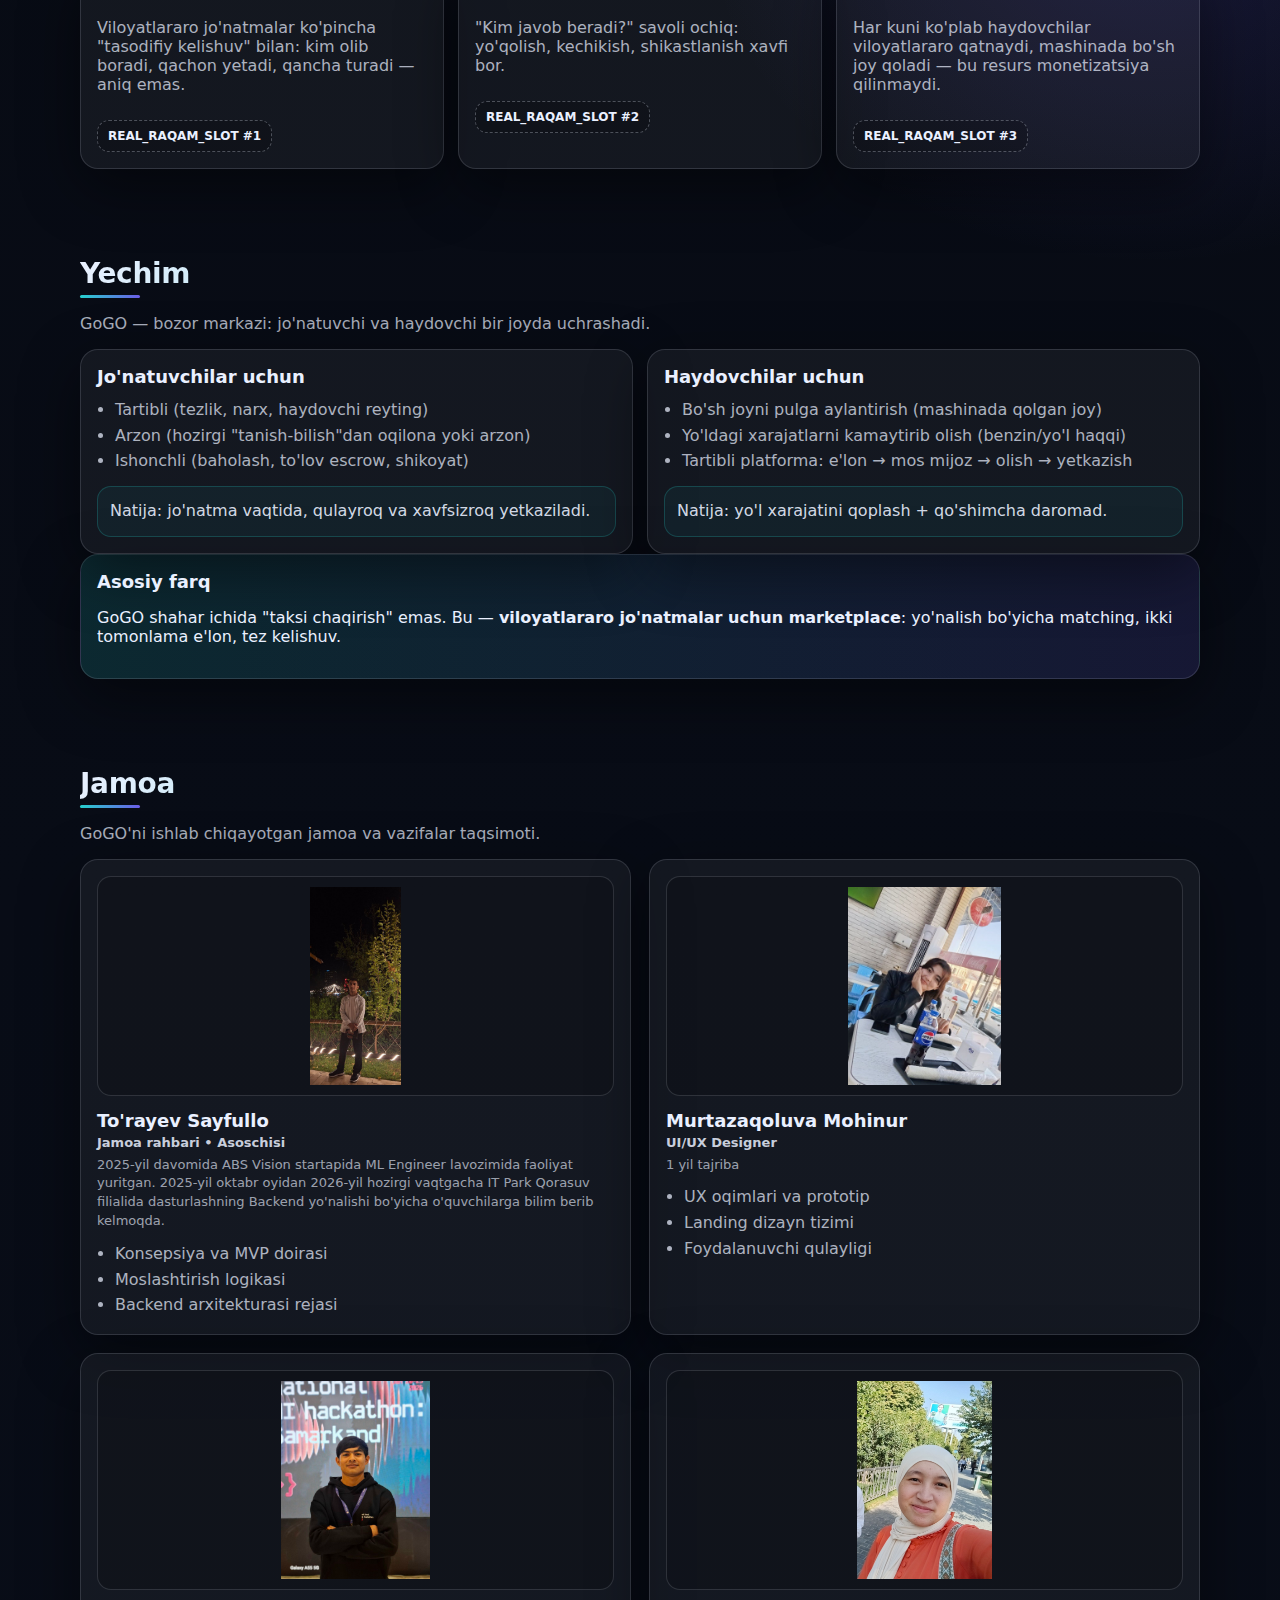
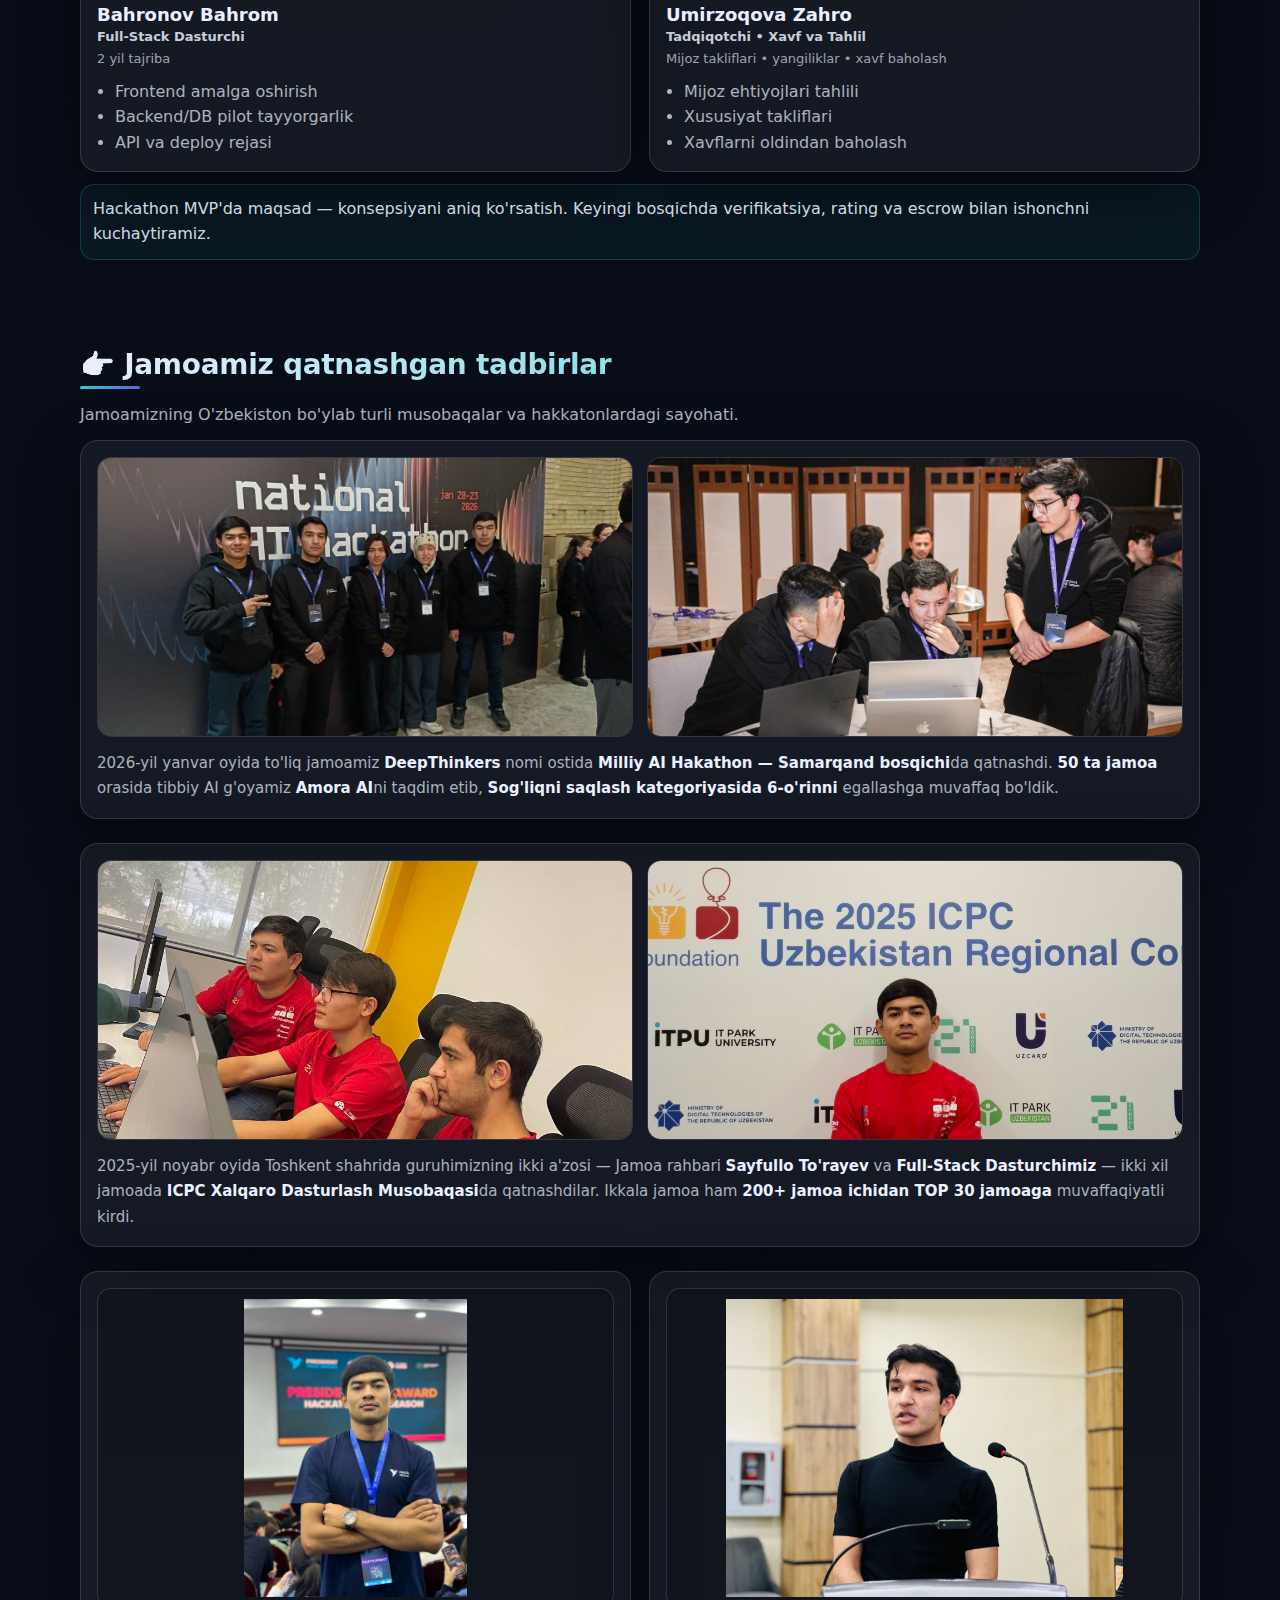
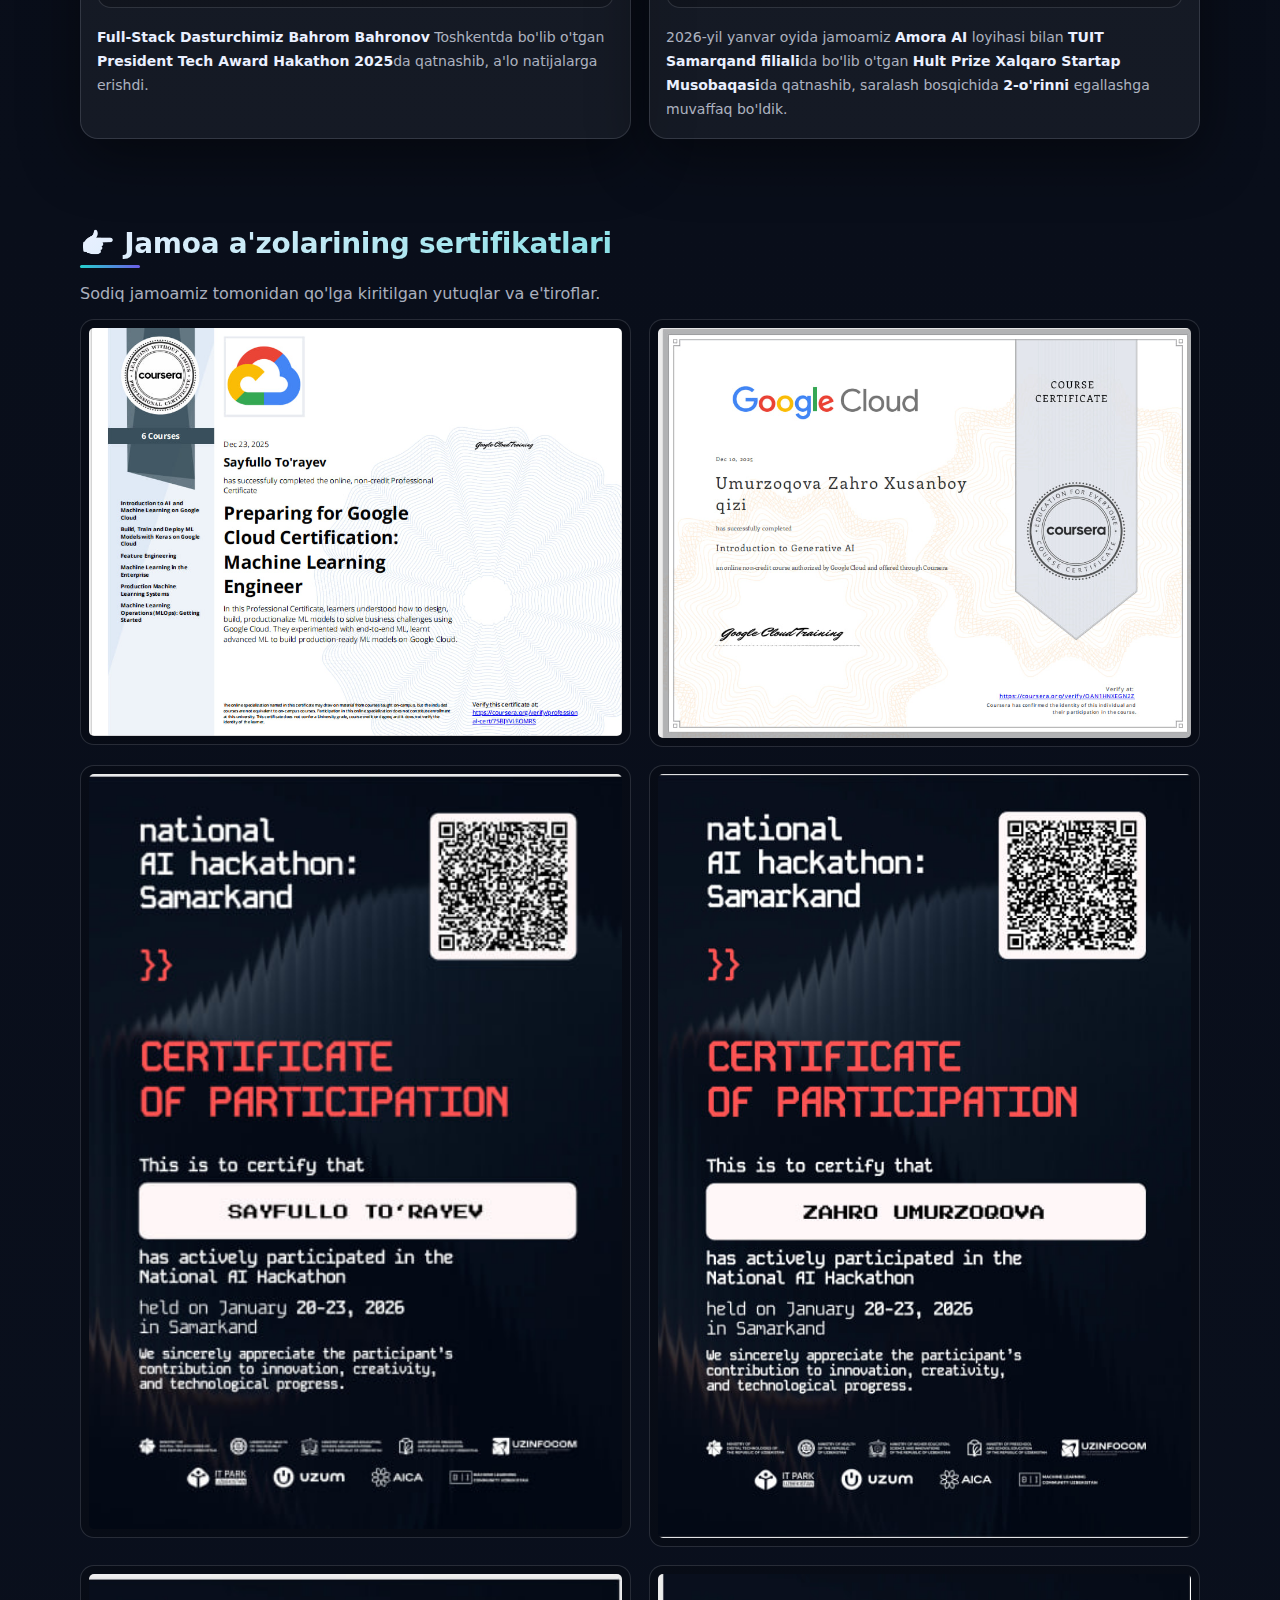
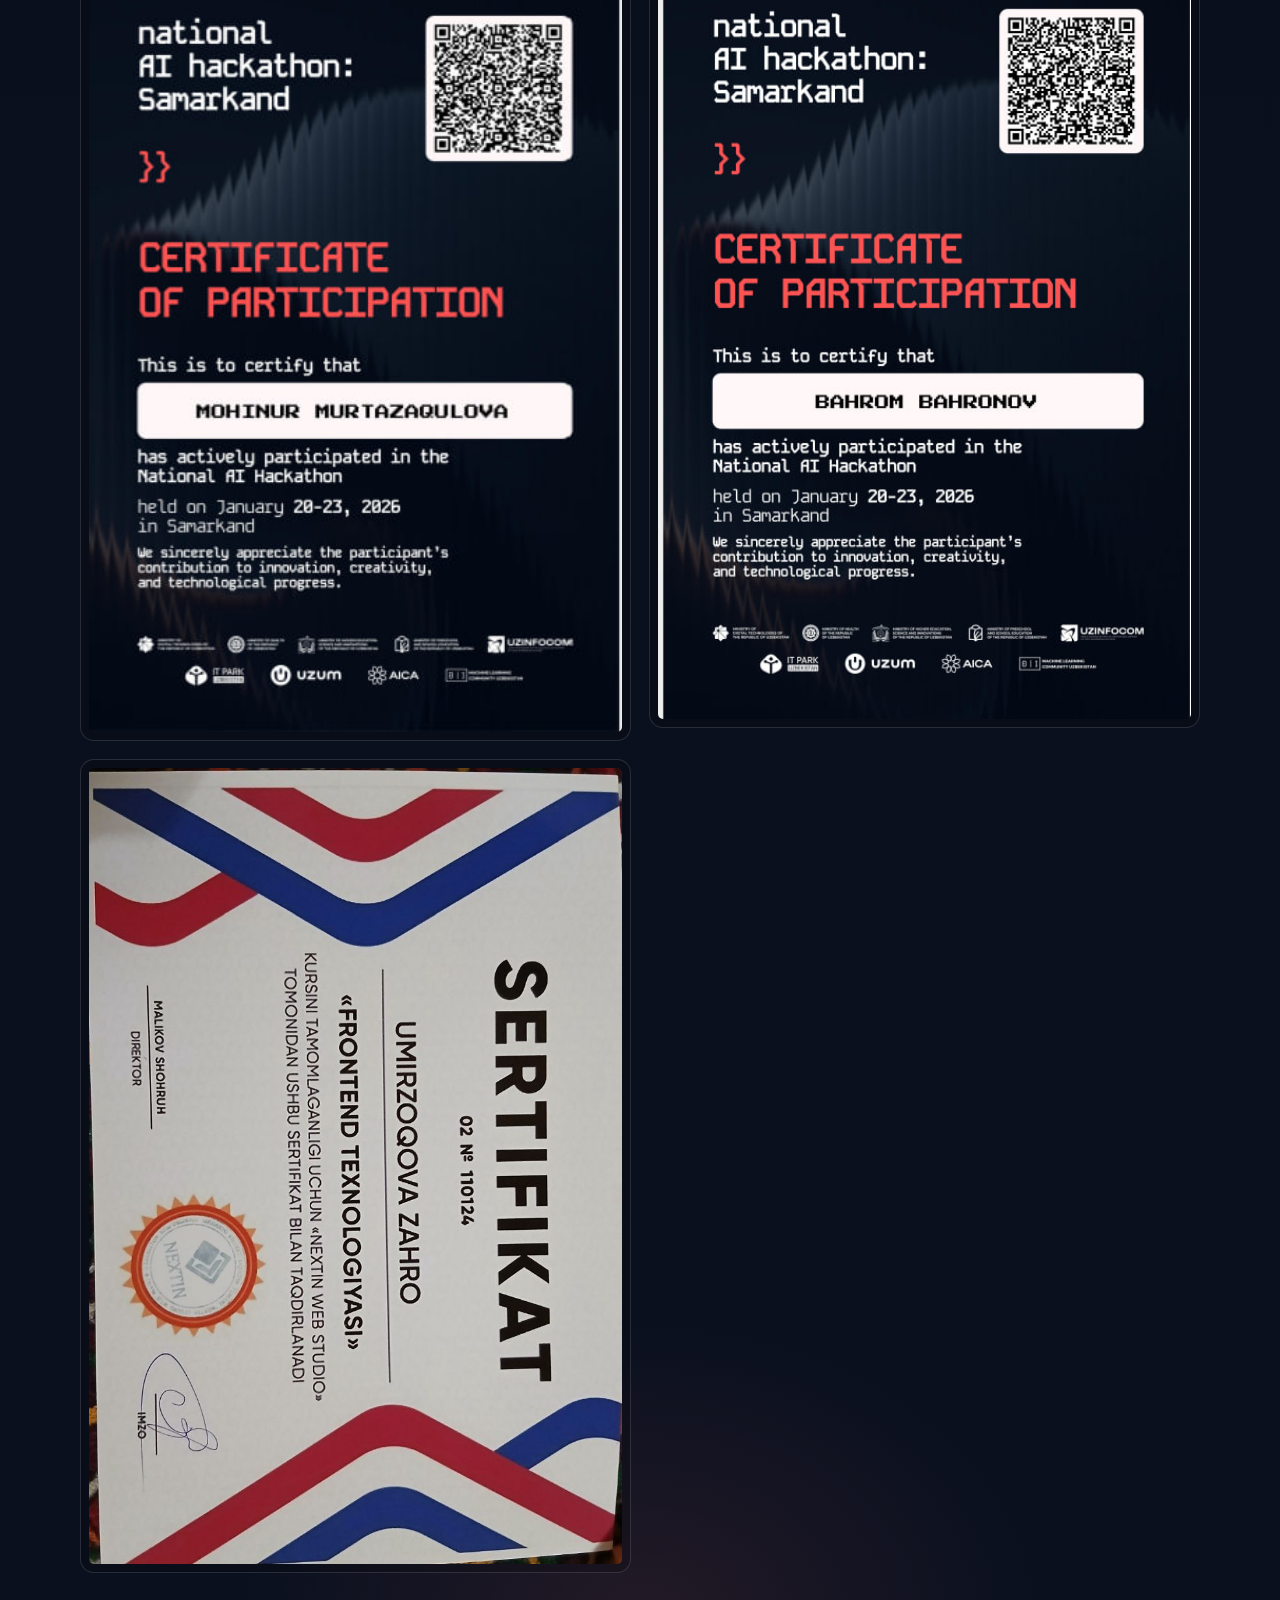
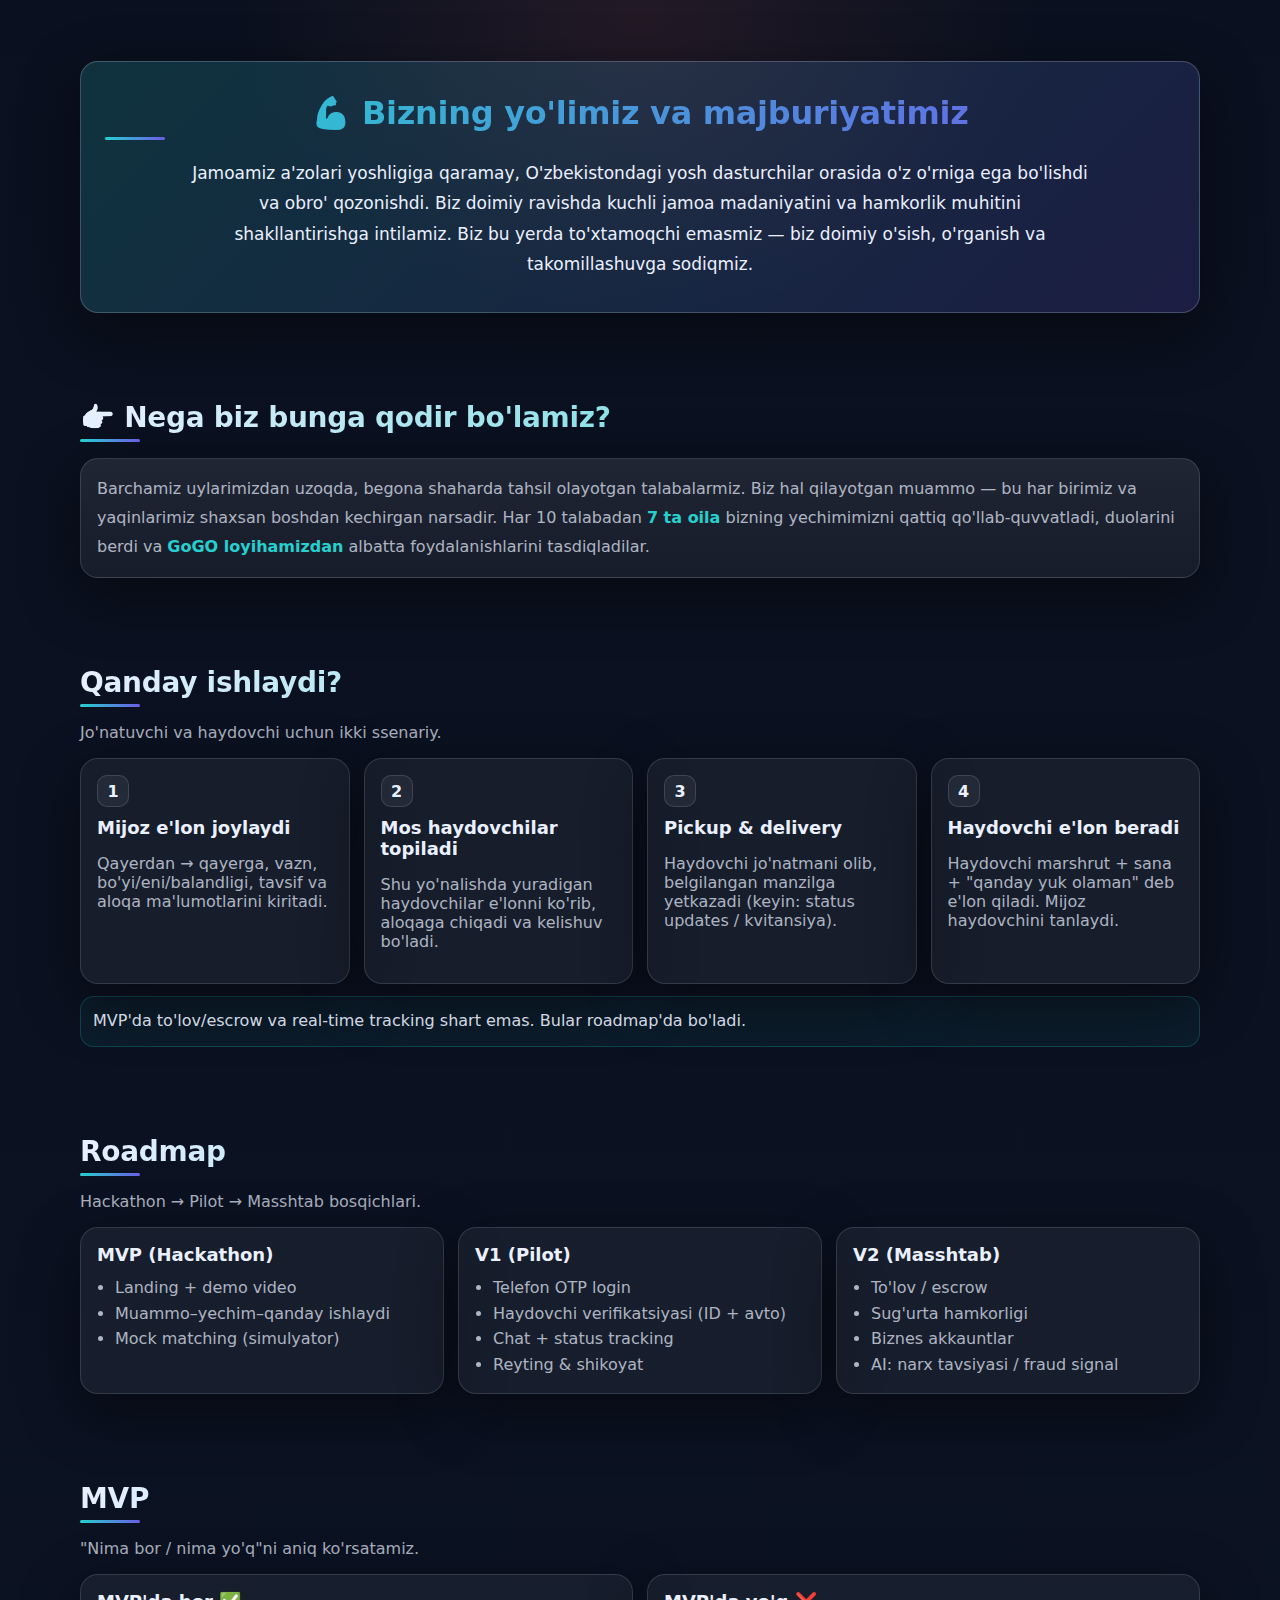
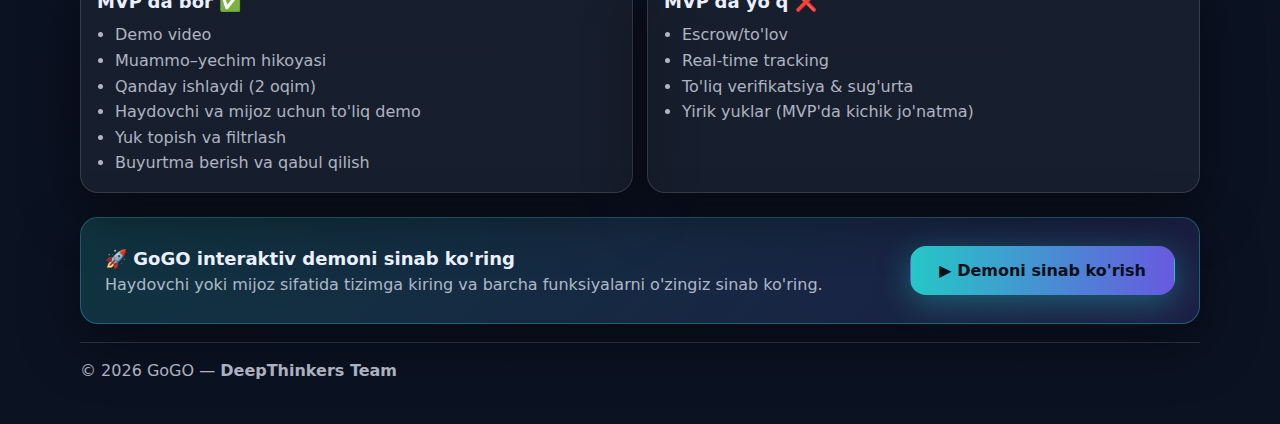
<file: GoGo/index.html>
<!doctype html>
<html lang="uz">
<head>
  <meta charset="utf-8" />
  <meta name="viewport" content="width=device-width, initial-scale=1" />
  <title>GoGO — O'zbekiston bo'ylab viloyatlararo jo'natma yetkazish</title>
  <meta name="description" content="GoGO haydovchilar va jo'natuvchilarni bog'lab, viloyatlararo jo'natmalarni yo'l-yo'lakay tez va qulay yetkazishni ta'minlaydi." />

  <link rel="preconnect" href="https://www.youtube-nocookie.com" />
  <link rel="stylesheet" href="styles.css" />
</head>

<body>
  <!-- Navbar -->
  <header class="topbar">
    <div class="container topbar__inner">
      <a class="brand" href="#top" aria-label="GoGO">
        <span class="brand__logo">GoGO</span>
        <span class="brand__tag">Viloyatlararo Crowd Shipping • Uzbekistan</span>
      </a>

      <nav class="nav" aria-label="Asosiy menyu">
        <a href="#demo">Demo</a>
        <a href="#muammo">Muammo</a>
        <a href="#yechim">Yechim</a>
        <a href="#jamoa">Jamoa</a>
        <a href="#qanday">Qanday ishlaydi?</a>
        <a href="#roadmap">Roadmap</a>
        <a href="#mvp">MVP</a>
      </nav>

      <button class="nav__toggle" id="navToggle" aria-label="Menyuni ochish/yopish" aria-expanded="false">☰</button>
    </div>

    <!-- Mobil menu (hidden bo'lishi kerak) -->
    <div class="nav__mobile container" id="navMobile" hidden>
      <a href="#demo">Demo</a>
      <a href="#muammo">Muammo</a>
      <a href="#yechim">Yechim</a>
      <a href="#jamoa">Jamoa</a>
      <a href="#qanday">Qanday ishlaydi?</a>
      <a href="#roadmap">Roadmap</a>
      <a href="#mvp">MVP</a>
    </div>
  </header>

  <!-- Hero -->
  <main id="top">
    <section class="hero">
      <div class="container hero__grid">
        <div class="hero__content">
          <div class="pill">Butun O'zbekiston bo'ylab</div>
          <h1>GoGO — yo'l-yo'lakay jo'natma yetkazish platformasi</h1>
          <p class="lead">
            Shaxsiy avtomobilida safarga chiqayotgan haydovchilar va jo'natma yubormoqchi bo'lgan odamlarni bog'laymiz.
            GoGO shahar ichidagi taxi agregatori emas — bu <b>viloyatlararo marketplace</b>.
          </p>

          <div class="hero__cta">
            <a class="btn btn--primary" href="#demo">Demo ko'rish</a>
            <a class="btn btn--ghost" href="#qanday">Qanday ishlaydi?</a>
          </div>

          <div class="hero__stats">
            <div class="stat">
              <div class="stat__kpi">Tuman → Shahar</div>
              <div class="stat__label">Viloyatlararo yo'nalishlar</div>
            </div>
            <div class="stat">
              <div class="stat__kpi">2 tomonlama</div>
              <div class="stat__label">Jo'natuvchi + Haydovchi</div>
            </div>
            <div class="stat">
              <div class="stat__kpi">MVP</div>
              <div class="stat__label">Hackathon uchun demo</div>
            </div>
          </div>
        </div>

        <!-- Mini demo -->
        <div class="hero__card">
          <div class="card card--glass">
            <h3>Tez demo simulyator</h3>
            <p class="muted">Marshrut kiriting — shu yo'nalishga mos e'lonlar qanday ko'rsatilishini ko'ring (mock data).</p>

            <div class="form">
              <label>
                Qayerdan
                <input id="fromInput" type="text" placeholder="Masalan: Shofirkon" />
              </label>
              <label>
                Qayerga
                <input id="toInput" type="text" placeholder="Masalan: Samarqand" />
              </label>
              <button class="btn btn--primary" id="findBtn" type="button">Mos e'lonlarni topish</button>
            </div>

            <div class="results" id="resultsBox" aria-live="polite">
              <div class="results__empty">Hozircha natija yo'q. Yuqoridan marshrut kiriting.</div>
            </div>

            <div class="mini-note">
              ⚠️ Bu demo "matching konsepsiyasi"ni ko'rsatadi. Real tracking/payout MVP'da shart emas.
            </div>
          </div>
        </div>
      </div>

      <div class="hero__bg" aria-hidden="true"></div>
    </section>

    <!-- Demo -->
    <section class="section" id="demo">
      <div class="container">
        <div class="section__head">
          <h2>Demo</h2>
          <p class="muted">Video + videoning pastida loyiha haqida yozma izoh (muammo–yechim–stack–status).</p>
        </div>

        <div class="demoGrid">
          <div class="card">
            <h3>GoGO — Demo video</h3>

            <div class="video-wrapper">
              <div class="video">
                <iframe
                  src="https://www.youtube.com/embed/m1Kgy-DUmpE"
                  title="GoGO demo video"
                  frameborder="0"
                  allow="accelerometer; autoplay; clipboard-write; encrypted-media; gyroscope; picture-in-picture; web-share"
                  allowfullscreen
                  loading="lazy">
                </iframe>
              </div>
              <div class="video-fallback">
                <p>📺 Video yuklanmayaptimi?</p>
                <a href="https://www.youtube.com/watch?v=m1Kgy-DUmpE" target="_blank" rel="noopener" class="btn btn--primary">
                  YouTube'da tomosha qilish ↗
                </a>
              </div>
            </div>

            <div class="callout">
              💡 <b>Maslahat:</b> Agar video yuklanmasa, bu brauzer cheklovlari tufayli bo'lishi mumkin (<code>file://</code> orqali ochilganda). 
              Mahalliy veb-serverni ishlatishingiz yoki yuqoridagi tugmani bosib YouTube'da tomosha qilishingiz mumkin.
            </div>
          </div>

          <div class="card">
            <h3>GoGO — Platforma izohi</h3>

            <p><b>Videoda nima ko'rsatilgan:</b><br/>
              Video GoGO'ning ishlash ssenariysini ko'rsatadi:
              jo'natuvchi jo'natma ma'lumotlarini (yo'nalish, vazn, o'lcham) kiritib e'lon joylaydi;
              shu yo'nalishda yuradigan haydovchilar e'lonni ko'rib, aloqa qiladi;
              kelishuvdan so'ng haydovchi jo'natmani olib, manzilga yetkazadi.
              Shuningdek, haydovchilar ham o'z marshruti va sanasini e'lon qilib,
              mijozlar e'lon bermasdan turib tayyor haydovchi e'lonidan tanlashlari ko'rsatiladi.
            </p>

            <p><b>Muammo va yechim bog'liqligi:</b><br/>
              Viloyatlararo jo'natmalarda odamlar ko'pincha "tanish-bilish", avtobus/yo'lovchi orqali yuborishga majbur:
              jarayon tartibsiz, xavfsizlik va ishonch savollari ochiq qoladi.
              GoGO esa jo'natuvchi va haydovchini bitta platformada uchrashtirib,
              <b>yo'nalish bo'yicha moslashtirish</b> (matching) orqali kelishuvni tezlashtiradi va tizimlashtiradi.
            </p>

            <p><b>Ishlatilgan texnologiyalar (Hackathon MVP):</b><br/>
              Frontend: HTML + CSS + JavaScript (landing + demo video + simulyator).<br/>
              (Keyingi bosqich): Backend (FastAPI/Node), DB (PostgreSQL),
              Auth (telefon OTP), Chat, Reyting, Admin panel, to'lov/escrow integratsiyasi.
            </p>

            <p><b>Loyiha holati:</b><br/>
              GoGO hozirda hackathon MVP bosqichida.
              Keyingi qadamlar: haydovchi verifikatsiyasi (ID + avto),
              reyting va shikoyat mexanizmi, status tracking, escrow/to'lov, pilot hamkorlar.
            </p>
          </div>
        </div>
      </div>
    </section>

    <!-- Muammo -->
    <section class="section" id="muammo">
      <div class="container">
        <div class="section__head">
          <h2>Muammo</h2>
          <p class="muted">Bu joyga faqat manbali real raqamlar qo'ying (uydirmasiz).</p>
        </div>

        <div class="grid3">
          <div class="card">
            <h3>Kelishuv tartibsiz</h3>
            <p class="muted">
              Viloyatlararo jo'natmalar ko'pincha "tasodifiy kelishuv" bilan: kim olib boradi, qachon yetadi,
              qancha turadi — aniq emas.
            </p>
            <div class="badge">REAL_RAQAM_SLOT #1</div>
          </div>

          <div class="card">
            <h3>Ishonch va xavfsizlik</h3>
            <p class="muted">
              "Kim javob beradi?" savoli ochiq: yo'qolish, kechikish, shikastlanish xavfi bor.
            </p>
            <div class="badge">REAL_RAQAM_SLOT #2</div>
          </div>

          <div class="card">
            <h3>Bo'sh resurs</h3>
            <p class="muted">
              Har kuni ko'plab haydovchilar viloyatlararo qatnaydi, mashinada bo'sh joy qoladi —
              bu resurs monetizatsiya qilinmaydi.
            </p>
            <div class="badge">REAL_RAQAM_SLOT #3</div>
          </div>
        </div>
      </div>
    </section>

    <!-- Yechim -->
    <section class="section" id="yechim">
      <div class="container">
        <div class="section__head">
          <h2>Yechim</h2>
          <p class="muted">GoGO — bozor markazi: jo'natuvchi va haydovchi bir joyda uchrashadi.</p>
        </div>

        <div class="grid2">
          <div class="card">
            <h3>Jo'natuvchilar uchun</h3>
            <ul class="list">
              <li>Tartibli (tezlik, narx, haydovchi reyting)</li>
              <li>Arzon (hozirgi "tanish-bilish"dan oqilona yoki arzon)</li>
              <li>Ishonchli (baholash, to'lov escrow, shikoyat)</li>
            </ul>
            <div class="callout">Natija: jo'natma vaqtida, qulayroq va xavfsizroq yetkaziladi.</div>
          </div>

          <div class="card">
            <h3>Haydovchilar uchun</h3>
            <ul class="list">
              <li>Bo'sh joyni pulga aylantirish (mashinada qolgan joy)</li>
              <li>Yo'ldagi xarajatlarni kamaytirib olish (benzin/yo'l haqqi)</li>
              <li>Tartibli platforma: e'lon → mos mijoz → olish → yetkazish</li>
            </ul>
            <div class="callout">Natija: yo'l xarajatini qoplash + qo'shimcha daromad.</div>
          </div>
        </div>

        <div class="card card--accent">
          <h3>Asosiy farq</h3>
          <p>
            GoGO shahar ichida "taksi chaqirish" emas.
            Bu — <b>viloyatlararo jo'natmalar uchun marketplace</b>:
            yo'nalish bo'yicha matching, ikki tomonlama e'lon, tez kelishuv.
          </p>
        </div>
      </div>
    </section>

    <!-- Jamoa (2×2) -->
    <section class="section" id="jamoa">
      <div class="container">
        <div class="section__head">
          <h2>Jamoa</h2>
          <p class="muted">GoGO'ni ishlab chiqayotgan jamoa va vazifalar taqsimoti.</p>
        </div>

        <!-- 2 ustunli grid: 1-2 bir qatorda, 3-4 bir qatorda -->
        <div class="team-grid">
          <div class="team-card card">
            <img class="teamPhoto" src="group1.jpg" alt="To'rayev Sayfullo" data-preview/>
            <div class="teamInfo">
              <div class="teamName">To'rayev Sayfullo</div>
              <div class="teamRole">Jamoa rahbari • Asoschisi</div>
              <div class="teamMeta">2025-yil davomida ABS Vision startapida ML Engineer lavozimida faoliyat yuritgan. 2025-yil oktabr oyidan 2026-yil hozirgi vaqtgacha IT Park Qorasuv filialida dasturlashning Backend yo'nalishi bo'yicha o'quvchilarga bilim berib kelmoqda.</div>
              <ul class="list teamList">
                <li>Konsepsiya va MVP doirasi</li>
                <li>Moslashtirish logikasi</li>
                <li>Backend arxitekturasi rejasi</li>
              </ul>
            </div>
          </div>

          <div class="team-card card">
            <img class="teamPhoto" src="group2.jpg" alt="Murtazaqoluva Mohinur" data-preview/>
            <div class="teamInfo">
              <div class="teamName">Murtazaqoluva Mohinur</div>
              <div class="teamRole">UI/UX Designer</div>
              <div class="teamMeta">1 yil tajriba</div>
              <ul class="list teamList">
                <li>UX oqimlari va prototip</li>
                <li>Landing dizayn tizimi</li>
                <li>Foydalanuvchi qulayligi</li>
              </ul>
            </div>
          </div>

          <div class="team-card card">
            <img class="teamPhoto" src="group3.jpg" alt="Bahronov Bahrom" data-preview/>
            <div class="teamInfo">
              <div class="teamName">Bahronov Bahrom</div>
              <div class="teamRole">Full-Stack Dasturchi</div>
              <div class="teamMeta">2 yil tajriba</div>
              <ul class="list teamList">
                <li>Frontend amalga oshirish</li>
                <li>Backend/DB pilot tayyorgarlik</li>
                <li>API va deploy rejasi</li>
              </ul>
            </div>
          </div>

          <div class="team-card card">
            <img class="teamPhoto" src="group4.jpg" alt="Umirzoqova Zahro" data-preview/>
            <div class="teamInfo">
              <div class="teamName">Umirzoqova Zahro</div>
              <div class="teamRole">Tadqiqotchi • Xavf va Tahlil</div>
              <div class="teamMeta">Mijoz takliflari • yangiliklar • xavf baholash</div>
              <ul class="list teamList">
                <li>Mijoz ehtiyojlari tahlili</li>
                <li>Xususiyat takliflari</li>
                <li>Xavflarni oldindan baholash</li>
              </ul>
            </div>
          </div>
        </div>

        <div class="callout">
          Hackathon MVP'da maqsad — konsepsiyani aniq ko'rsatish. Keyingi bosqichda verifikatsiya, rating va escrow bilan ishonchni kuchaytiramiz.
        </div>
      </div>
    </section>

    <!-- Jamoamiz qatnashgan tadbirlar -->
    <section class="section" id="tadbirlar">
      <div class="container">
        <div class="section__head">
          <h2>👉 Jamoamiz qatnashgan tadbirlar</h2>
          <p class="muted">Jamoamizning O'zbekiston bo'ylab turli musobaqalar va hakkatonlardagi sayohati.</p>
        </div>

        <!-- Tadbir 1 -->
        <div class="event-card card">
          <div class="event-images">
            <img src="tadbirlar/photo1.jpg" alt="Milliy AI Hakathon - Jamoa surati" class="event-img" data-preview />
            <img src="tadbirlar/photo2.jpg" alt="Milliy AI Hakathon - Taqdimot" class="event-img" data-preview />
          </div>
          <div class="event-content">
            <p>2026-yil yanvar oyida to'liq jamoamiz <strong>DeepThinkers</strong> nomi ostida <strong>Milliy AI Hakathon — Samarqand bosqichi</strong>da qatnashdi. <strong>50 ta jamoa</strong> orasida tibbiy AI g'oyamiz <strong>Amora AI</strong>ni taqdim etib, <strong>Sog'liqni saqlash kategoriyasida 6-o'rinni</strong> egallashga muvaffaq bo'ldik.</p>
          </div>
        </div>

        <!-- Tadbir 2 -->
        <div class="event-card card">
          <div class="event-images">
            <img src="tadbirlar/photo3.jpg" alt="ICPC Dasturlash musobaqasi - Jamoa 1" class="event-img" data-preview />
            <img src="tadbirlar/photo4.jpg" alt="ICPC Dasturlash musobaqasi - Jamoa 2" class="event-img" data-preview />
          </div>
          <div class="event-content">
            <p>2025-yil noyabr oyida Toshkent shahrida guruhimizning ikki a'zosi — Jamoa rahbari <strong>Sayfullo To'rayev</strong> va <strong>Full-Stack Dasturchimiz</strong> — ikki xil jamoada <strong>ICPC Xalqaro Dasturlash Musobaqasi</strong>da qatnashdilar. Ikkala jamoa ham <strong>200+ jamoa ichidan TOP 30 jamoaga</strong> muvaffaqiyatli kirdi.</p>
          </div>
        </div>

        <!-- Tadbir 3 va 4 - Yonma-yon joylashgan -->
        <div class="events-row">
          <!-- Tadbir 3 -->
          <div class="event-card-small card">
            <div class="event-images-small">
              <img src="tadbirlar/photo5.jpg" alt="President Tech Award Hakathon 2025" class="event-img-small" data-preview />
            </div>
            <div class="event-content-small">
              <p><strong>Full-Stack Dasturchimiz Bahrom Bahronov</strong> Toshkentda bo'lib o'tgan <strong>President Tech Award Hakathon 2025</strong>da qatnashib, a'lo natijalarga erishdi.</p>
            </div>
          </div>

          <!-- Tadbir 4 -->
          <div class="event-card-small card">
            <div class="event-images-small">
              <img src="tadbirlar/photo6.jpg" alt="Hult Prize Xalqaro Startap Musobaqasi" class="event-img-small" data-preview />
            </div>
            <div class="event-content-small">
              <p>2026-yil yanvar oyida jamoamiz <strong>Amora AI</strong> loyihasi bilan <strong>TUIT Samarqand filiali</strong>da bo'lib o'tgan <strong>Hult Prize Xalqaro Startap Musobaqasi</strong>da qatnashib, saralash bosqichida <strong>2-o'rinni</strong> egallashga muvaffaq bo'ldik.</p>
            </div>
          </div>
        </div>
      </div>
    </section>

    <!-- Sertifikatlar bo'limi -->
    <section class="section" id="sertifikat">
      <div class="container">
        <div class="section__head">
          <h2>👉 Jamoa a'zolarining sertifikatlari</h2>
          <p class="muted">Sodiq jamoamiz tomonidan qo'lga kiritilgan yutuqlar va e'tiroflar.</p>
        </div>

        <div class="certificates-grid">
          <img src="sertifikat/photo1.jpg" alt="Sertifikat 1" class="cert-img" data-preview />
          <img src="sertifikat/photo2.jpg" alt="Sertifikat 2" class="cert-img" data-preview />
          <img src="sertifikat/photo3.jpg" alt="Sertifikat 3" class="cert-img" data-preview />
          <img src="sertifikat/photo4.jpg" alt="Sertifikat 4" class="cert-img" data-preview />
          <img src="sertifikat/photo5.jpg" alt="Sertifikat 5" class="cert-img" data-preview />
          <img src="sertifikat/photo6.jpg" alt="Sertifikat 6" class="cert-img" data-preview />
          <img src="sertifikat/photo7.jpg" alt="Sertifikat 7" class="cert-img" data-preview />
        </div>
      </div>
    </section>

    <!-- Motivatsion bo'lim -->
    <section class="section" id="motivational">
      <div class="container">
        <div class="motivational-card card card--accent">
          <div class="motivational-content fade-in">
            <h2 class="motivational-title">💪 Bizning yo'limiz va majburiyatimiz</h2>
            <p class="motivational-text">
              Jamoamiz a'zolari yoshligiga qaramay, O'zbekistondagi yosh dasturchilar orasida o'z o'rniga ega bo'lishdi va obro' qozonishdi. Biz doimiy ravishda kuchli jamoa madaniyatini va hamkorlik muhitini shakllantirishga intilamiz. Biz bu yerda to'xtamoqchi emasmiz — biz doimiy o'sish, o'rganish va takomillashuvga sodiqmiz.
            </p>
          </div>
        </div>
      </div>
    </section>

    <!-- Nega biz? bo'limi -->
    <section class="section" id="why-us">
      <div class="container">
        <div class="section__head">
          <h2>👉 Nega biz bunga qodir bo'lamiz?</h2>
        </div>
        
        <div class="card card--glass">
          <p class="why-us-text">
            Barchamiz uylarimizdan uzoqda, begona shaharda tahsil olayotgan talabalarmiz. Biz hal qilayotgan muammo — bu har birimiz va yaqinlarimiz shaxsan boshdan kechirgan narsadir. Har 10 talabadan <strong>7 ta oila</strong> bizning yechimimizni qattiq qo'llab-quvvatladi, duolarini berdi va <strong>GoGO loyihamizdan</strong> albatta foydalanishlarini tasdiqladilar.
          </p>
        </div>
      </div>
    </section>

    <!-- Qanday ishlaydi -->
    <section class="section" id="qanday">
      <div class="container">
        <div class="section__head">
          <h2>Qanday ishlaydi?</h2>
          <p class="muted">Jo'natuvchi va haydovchi uchun ikki ssenariy.</p>
        </div>

        <div class="steps">
          <div class="step card">
            <div class="step__n">1</div>
            <h3>Mijoz e'lon joylaydi</h3>
            <p class="muted">Qayerdan → qayerga, vazn, bo'yi/eni/balandligi, tavsif va aloqa ma'lumotlarini kiritadi.</p>
          </div>

          <div class="step card">
            <div class="step__n">2</div>
            <h3>Mos haydovchilar topiladi</h3>
            <p class="muted">Shu yo'nalishda yuradigan haydovchilar e'lonni ko'rib, aloqaga chiqadi va kelishuv bo'ladi.</p>
          </div>

          <div class="step card">
            <div class="step__n">3</div>
            <h3>Pickup & delivery</h3>
            <p class="muted">Haydovchi jo'natmani olib, belgilangan manzilga yetkazadi (keyin: status updates / kvitansiya).</p>
          </div>

          <div class="step card">
            <div class="step__n">4</div>
            <h3>Haydovchi e'lon beradi</h3>
            <p class="muted">Haydovchi marshrut + sana + "qanday yuk olaman" deb e'lon qiladi. Mijoz haydovchini tanlaydi.</p>
          </div>
        </div>

        <div class="callout">
          MVP'da to'lov/escrow va real-time tracking shart emas. Bular roadmap'da bo'ladi.
        </div>
      </div>
    </section>

    <!-- Roadmap -->
    <section class="section" id="roadmap">
      <div class="container">
        <div class="section__head">
          <h2>Roadmap</h2>
          <p class="muted">Hackathon → Pilot → Masshtab bosqichlari.</p>
        </div>

        <div class="timeline">
          <div class="card">
            <h3>MVP (Hackathon)</h3>
            <ul class="list">
              <li>Landing + demo video</li>
              <li>Muammo–yechim–qanday ishlaydi</li>
              <li>Mock matching (simulyator)</li>
            </ul>
          </div>

          <div class="card">
            <h3>V1 (Pilot)</h3>
            <ul class="list">
              <li>Telefon OTP login</li>
              <li>Haydovchi verifikatsiyasi (ID + avto)</li>
              <li>Chat + status tracking</li>
              <li>Reyting & shikoyat</li>
            </ul>
          </div>

          <div class="card">
            <h3>V2 (Masshtab)</h3>
            <ul class="list">
              <li>To'lov / escrow</li>
              <li>Sug'urta hamkorligi</li>
              <li>Biznes akkauntlar</li>
              <li>AI: narx tavsiyasi / fraud signal</li>
            </ul>
          </div>
        </div>
      </div>
    </section>

    <!-- MVP -->
    <section class="section" id="mvp">
      <div class="container">
        <div class="section__head">
          <h2>MVP</h2>
          <p class="muted">"Nima bor / nima yo'q"ni aniq ko'rsatamiz.</p>
        </div>

        <div class="grid2">
          <div class="card">
            <h3>MVP'da bor ✅</h3>
            <ul class="list">
              <li>Demo video</li>
              <li>Muammo–yechim hikoyasi</li>
              <li>Qanday ishlaydi (2 oqim)</li>
              <li>Haydovchi va mijoz uchun to'liq demo</li>
              <li>Yuk topish va filtrlash</li>
              <li>Buyurtma berish va qabul qilish</li>
            </ul>
          </div>

          <div class="card">
            <h3>MVP'da yo'q ❌</h3>
            <ul class="list">
              <li>Escrow/to'lov</li>
              <li>Real-time tracking</li>
              <li>To'liq verifikatsiya & sug'urta</li>
              <li>Yirik yuklar (MVP'da kichik jo'natma)</li>
            </ul>
          </div>
        </div>

        <!-- Demo CTA -->
        <div class="demo-cta-box card card--accent">
          <div class="demo-cta-inner">
            <div>
              <h3 style="margin:0 0 6px">🚀 GoGO interaktiv demoni sinab ko'ring</h3>
              <p class="muted" style="margin:0">Haydovchi yoki mijoz sifatida tizimga kiring va barcha funksiyalarni o'zingiz sinab ko'ring.</p>
            </div>
            <a href="demo.html" class="btn btn--primary btn--large">
              ▶ Demoni sinab ko'rish
            </a>
          </div>
        </div>

        <footer class="footer">
          <div class="muted">© <span id="year"></span> GoGO — <strong>DeepThinkers Team</strong></div>
        </footer>
      </div>
    </section>
  </main>

  <script src="script.js"></script>
  <!-- IMAGE PREVIEW MODAL -->
<div id="imageModal" class="img-modal" hidden>
  <span class="img-modal-close" id="imgModalClose">&times;</span>
  <img id="imgModalContent" />
</div>

</body>
</html>
</file>
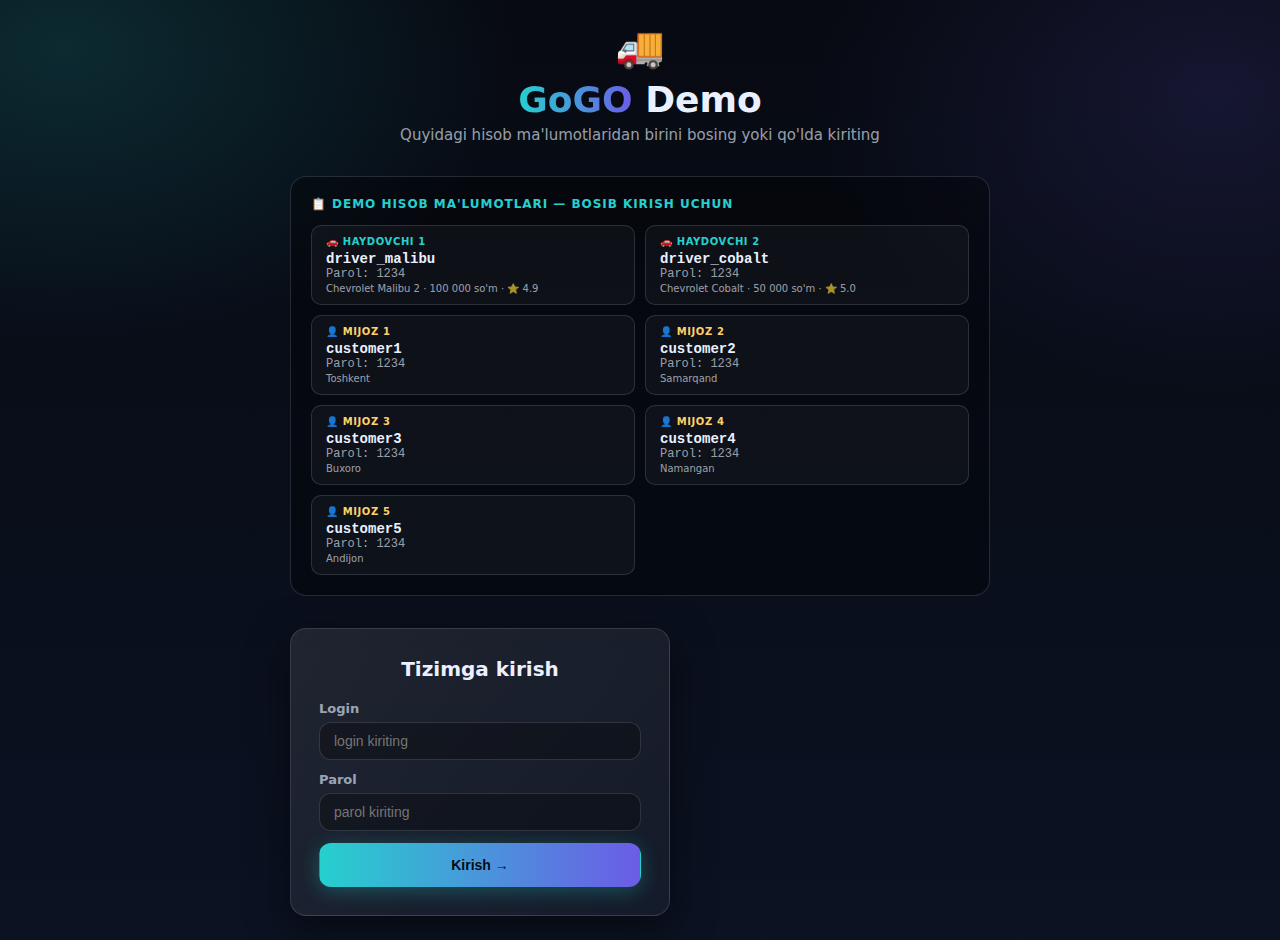
<file: demo.html>
<!DOCTYPE html>
<html lang="uz">
<head>
  <meta charset="UTF-8"/>
  <meta name="viewport" content="width=device-width,initial-scale=1"/>
  <title>GoGO — Interaktiv Demo</title>
  <style>
/* ===================== DESIGN TOKENS ===================== */
:root {
  --bg:     #070a12;
  --bg2:    #0b1222;
  --surface:#0f1829;
  --card:   rgba(255,255,255,.06);
  --card2:  rgba(255,255,255,.10);
  --line:   rgba(234,240,255,.14);
  --text:   #eaf0ff;
  --muted:  rgba(234,240,255,.65);
  --accent: #26d0ce;
  --accent2:#6c5ce7;
  --green:  #00cba9;
  --red:    #ff5f6d;
  --yellow: #ffd166;
  --radius: 16px;
  --shadow: 0 12px 40px rgba(0,0,0,.5);
}
*{box-sizing:border-box;margin:0;padding:0}
html{scroll-behavior:smooth}
body{
  font-family: ui-sans-serif,system-ui,-apple-system,Segoe UI,Roboto,sans-serif;
  color:var(--text);
  background:
    radial-gradient(900px 600px at 5% 5%,  rgba(38,208,206,.16),transparent 50%),
    radial-gradient(800px 600px at 95% 10%, rgba(108,92,231,.14),transparent 50%),
    linear-gradient(180deg,var(--bg),var(--bg2));
  min-height:100vh;
}
[hidden]{display:none!important}
a{color:var(--accent);text-decoration:none}

/* ===================== UTILS ===================== */
.container{width:min(1100px,calc(100% - 28px));margin-inline:auto}
.grid2{display:grid;grid-template-columns:1fr 1fr;gap:14px}
.grid3{display:grid;grid-template-columns:repeat(3,1fr);gap:14px}
.flex{display:flex;align-items:center;gap:10px}
.flex-between{display:flex;align-items:center;justify-content:space-between;gap:10px;flex-wrap:wrap}
.gap4{gap:4px} .gap8{gap:8px} .gap16{gap:16px}
.mt8{margin-top:8px}.mt12{margin-top:12px}.mt16{margin-top:16px}.mt20{margin-top:20px}
.mb8{margin-bottom:8px}.mb12{margin-bottom:12px}
.text-center{text-align:center}
.text-sm{font-size:13px} .text-xs{font-size:11px}
.bold{font-weight:700} .bolder{font-weight:900}
.muted{color:var(--muted)}
.green{color:var(--green)} .red{color:var(--red)} .yellow{color:var(--yellow)} .accent{color:var(--accent)}
.w100{width:100%}
.truncate{overflow:hidden;text-overflow:ellipsis;white-space:nowrap}

/* ===================== CARD ===================== */
.card{
  background:var(--card);
  border:1px solid var(--line);
  border-radius:var(--radius);
  padding:16px;
  box-shadow:var(--shadow);
}
.card--glass{background:linear-gradient(135deg,rgba(255,255,255,.09),rgba(255,255,255,.04))}
.card--accent{background:linear-gradient(135deg,rgba(38,208,206,.14),rgba(108,92,231,.12));border-color:rgba(38,208,206,.3)}
.card--green{background:rgba(0,203,169,.1);border-color:rgba(0,203,169,.3)}
.card--red{background:rgba(255,95,109,.1);border-color:rgba(255,95,109,.3)}
.card--yellow{background:rgba(255,209,102,.1);border-color:rgba(255,209,102,.3)}

/* ===================== BADGE ===================== */
.badge{
  display:inline-flex;align-items:center;gap:4px;
  font-size:11px;font-weight:700;padding:4px 10px;border-radius:999px;
}
.badge--green{background:rgba(0,203,169,.15);color:var(--green);border:1px solid rgba(0,203,169,.3)}
.badge--red{background:rgba(255,95,109,.15);color:var(--red);border:1px solid rgba(255,95,109,.3)}
.badge--yellow{background:rgba(255,209,102,.15);color:var(--yellow);border:1px solid rgba(255,209,102,.3)}
.badge--blue{background:rgba(38,208,206,.15);color:var(--accent);border:1px solid rgba(38,208,206,.3)}
.badge--purple{background:rgba(108,92,231,.15);color:#a89cf7;border:1px solid rgba(108,92,231,.3)}

/* ===================== BUTTONS ===================== */
.btn{
  display:inline-flex;align-items:center;justify-content:center;gap:8px;
  padding:10px 18px;border-radius:12px;font-weight:700;font-size:14px;
  border:1px solid var(--line);cursor:pointer;transition:all .18s ease;
  text-decoration:none;background:transparent;color:var(--text);
  position:relative;overflow:hidden;
}
.btn:hover{transform:translateY(-2px);box-shadow:0 6px 20px rgba(0,0,0,.4)}
.btn:active{transform:translateY(0)}
.btn--primary{
  background:linear-gradient(90deg,var(--accent),var(--accent2));
  border-color:transparent;color:#050c14;font-weight:900;
  box-shadow:0 4px 20px rgba(38,208,206,.3);
}
.btn--primary:hover{box-shadow:0 8px 28px rgba(38,208,206,.45)}
.btn--ghost{background:rgba(255,255,255,.06);color:var(--text)}
.btn--ghost:hover{background:rgba(255,255,255,.1)}
.btn--danger{background:rgba(255,95,109,.15);color:var(--red);border-color:rgba(255,95,109,.3)}
.btn--danger:hover{background:rgba(255,95,109,.25)}
.btn--green{background:rgba(0,203,169,.15);color:var(--green);border-color:rgba(0,203,169,.3)}
.btn--green:hover{background:rgba(0,203,169,.25)}
.btn--sm{padding:7px 14px;font-size:12px;border-radius:10px}
.btn--xs{padding:4px 10px;font-size:11px;border-radius:8px}
.btn:disabled{opacity:.45;cursor:not-allowed;transform:none}

/* ===================== FORM ===================== */
.form-group{display:flex;flex-direction:column;gap:6px}
.form-label{font-size:13px;font-weight:600;color:var(--muted)}
.form-control{
  width:100%;padding:10px 14px;border-radius:12px;
  background:rgba(0,0,0,.3);border:1px solid var(--line);
  color:var(--text);font-size:14px;outline:none;
  transition:border-color .15s,box-shadow .15s;
}
.form-control:focus{border-color:var(--accent);box-shadow:0 0 0 3px rgba(38,208,206,.15)}
select.form-control option{background:#0f1829;color:var(--text)}
.form-grid{display:grid;gap:12px}
.form-row{display:grid;grid-template-columns:1fr 1fr;gap:12px}

/* ===================== INPUT GROUP ===================== */
.input-arrow{
  display:grid;grid-template-columns:1fr auto 1fr;align-items:center;gap:8px;
}
.input-arrow-sep{
  color:var(--accent);font-weight:900;font-size:18px;text-align:center;
}

/* ===================== TOPBAR ===================== */
#topbar{
  position:sticky;top:0;z-index:200;
  background:rgba(7,10,18,.88);backdrop-filter:blur(12px);
  border-bottom:1px solid var(--line);
}
.topbar-inner{
  display:flex;align-items:center;justify-content:space-between;
  padding:12px 0;gap:12px;flex-wrap:wrap;
}
.brand{display:flex;align-items:center;gap:10px;text-decoration:none;color:var(--text)}
.brand__img{
  height:34px;width:auto;display:block;object-fit:contain;
  filter:drop-shadow(0 6px 16px rgba(0,0,0,.45));
}
.brand-logo{
  font-weight:900;font-size:20px;padding:6px 12px;border-radius:10px;
  background:linear-gradient(135deg,rgba(38,208,206,.25),rgba(108,92,231,.25));
  border:1px solid var(--line);
}
.brand-tag{font-size:12px;color:var(--muted)}
.topbar-right{display:flex;align-items:center;gap:10px}
.user-chip{
  display:flex;align-items:center;gap:8px;padding:8px 14px;
  border-radius:999px;background:rgba(255,255,255,.07);
  border:1px solid var(--line);font-size:13px;font-weight:700;
}
.user-chip-avatar{
  width:28px;height:28px;border-radius:50%;
  display:flex;align-items:center;justify-content:center;
  font-size:12px;font-weight:900;
}
.avatar-driver{background:linear-gradient(135deg,var(--accent),var(--accent2));color:#050c14}
.avatar-customer{background:linear-gradient(135deg,var(--yellow),#ff9a3c);color:#050c14}

/* ===================== LOGIN PAGE ===================== */
#loginPage{
  min-height:100vh;display:flex;flex-direction:column;align-items:center;justify-content:center;
  padding:24px;
}
.login-title{font-size:36px;font-weight:900;margin-bottom:6px;text-align:center}
.login-title span{
  background:linear-gradient(90deg,var(--accent),var(--accent2));
  -webkit-background-clip:text;-webkit-text-fill-color:transparent;background-clip:text;
}
.login-sub{color:var(--muted);text-align:center;margin-bottom:32px;font-size:15px}

/* credentials box */
.creds-box{
  background:rgba(0,0,0,.35);border:1px solid var(--line);border-radius:var(--radius);
  padding:20px;margin-bottom:32px;width:100%;max-width:700px;
}
.creds-title{font-size:12px;font-weight:900;letter-spacing:.08em;text-transform:uppercase;color:var(--accent);margin-bottom:14px}
.creds-grid{display:grid;grid-template-columns:1fr 1fr;gap:10px}
.cred-item{
  background:rgba(255,255,255,.04);border:1px solid var(--line);border-radius:10px;
  padding:10px 14px;cursor:pointer;transition:all .15s;
}
.cred-item:hover{background:rgba(38,208,206,.1);border-color:rgba(38,208,206,.4)}
.cred-type{font-size:10px;font-weight:700;text-transform:uppercase;letter-spacing:.06em;margin-bottom:4px}
.cred-type.driver{color:var(--accent)}
.cred-type.customer{color:var(--yellow)}
.cred-login{font-size:14px;font-weight:700;font-family:monospace}
.cred-pass{font-size:12px;color:var(--muted);font-family:monospace}
.cred-hint{font-size:10px;color:var(--muted);margin-top:2px}

.login-form{width:100%;max-width:380px}
.login-form .card{padding:28px}
.login-form h3{font-size:20px;font-weight:900;margin-bottom:20px;text-align:center}

/* ===================== APP SHELL ===================== */
#appShell{display:none;min-height:100vh;padding-bottom:60px}

/* ===================== TABS / NAV ===================== */
.tab-bar{
  display:flex;gap:4px;padding:4px;
  background:rgba(0,0,0,.3);border:1px solid var(--line);border-radius:14px;
  overflow-x:auto;
}
.tab-btn{
  flex:1;min-width:max-content;padding:10px 16px;border-radius:10px;
  background:transparent;border:none;color:var(--muted);cursor:pointer;
  font-size:13px;font-weight:600;transition:all .15s;white-space:nowrap;
}
.tab-btn.active{background:linear-gradient(90deg,rgba(38,208,206,.2),rgba(108,92,231,.2));color:var(--text);border:1px solid rgba(38,208,206,.3)}
.tab-btn:hover:not(.active){background:rgba(255,255,255,.05);color:var(--text)}

.tab-panel{display:none}
.tab-panel.active{display:block}

/* ===================== SECTION HEADER ===================== */
.sec-head{margin-bottom:20px}
.sec-title{
  font-size:22px;font-weight:900;margin-bottom:4px;
  background:linear-gradient(135deg,var(--text),var(--accent));
  -webkit-background-clip:text;-webkit-text-fill-color:transparent;background-clip:text;
}
.sec-sub{font-size:13px;color:var(--muted)}

/* ===================== FILTER PANEL ===================== */
.filter-panel{
  background:rgba(0,0,0,.3);border:1px solid var(--line);border-radius:var(--radius);
  padding:18px;margin-bottom:20px;
}
.filter-title{font-size:13px;font-weight:700;margin-bottom:12px;color:var(--accent)}
.filter-grid{display:grid;grid-template-columns:repeat(4,1fr);gap:10px}
.filter-actions{display:flex;gap:8px;margin-top:12px;flex-wrap:wrap}

/* ===================== ORDER CARD ===================== */
.order-card{
  background:var(--card);border:1px solid var(--line);border-radius:var(--radius);
  padding:16px;transition:border-color .2s,transform .2s;cursor:pointer;
}
.order-card:hover{border-color:rgba(38,208,206,.4);transform:translateY(-2px)}
.order-route{display:flex;align-items:center;gap:8px;margin-bottom:10px;flex-wrap:wrap}
.route-from,.route-to{font-weight:700;font-size:14px}
.route-arrow{color:var(--accent);font-size:16px}
.order-meta{display:grid;grid-template-columns:1fr 1fr;gap:6px;margin-bottom:10px}
.meta-item{font-size:12px;color:var(--muted)}
.meta-item span{color:var(--text);font-weight:600}
.order-price{font-size:18px;font-weight:900;color:var(--accent)}
.order-footer{display:flex;align-items:center;justify-content:space-between;gap:8px;margin-top:12px;flex-wrap:wrap}

/* ===================== EXPANDED ORDER ===================== */
.order-expanded{
  background:rgba(38,208,206,.06);border:1px solid rgba(38,208,206,.25);
  border-radius:12px;padding:14px;margin-top:10px;
}
.contact-info{
  display:flex;align-items:center;gap:8px;padding:10px 14px;
  background:rgba(0,0,0,.25);border-radius:10px;border:1px solid var(--line);
  font-family:monospace;font-size:14px;font-weight:700;margin-bottom:10px;
}

/* ===================== PROFILE ===================== */
.profile-header{
  background:linear-gradient(135deg,rgba(38,208,206,.14),rgba(108,92,231,.12));
  border:1px solid rgba(38,208,206,.25);border-radius:var(--radius);
  padding:24px;margin-bottom:20px;
}
.profile-avatar{
  width:64px;height:64px;border-radius:50%;
  display:flex;align-items:center;justify-content:center;
  font-size:26px;font-weight:900;margin-bottom:12px;
}
.profile-name{font-size:22px;font-weight:900;margin-bottom:4px}
.profile-role{font-size:13px;color:var(--accent);font-weight:700;margin-bottom:12px}
.profile-stats{display:grid;grid-template-columns:repeat(3,1fr);gap:12px}
.stat-box{
  text-align:center;padding:12px;border-radius:12px;
  background:rgba(0,0,0,.2);border:1px solid var(--line);
}
.stat-val{font-size:20px;font-weight:900;color:var(--accent)}
.stat-label{font-size:11px;color:var(--muted);margin-top:2px}

/* ===================== DRIVER OFFER FORM ===================== */
.offer-form{padding:20px;background:rgba(0,0,0,.2);border-radius:var(--radius);border:1px solid var(--line)}

/* ===================== NOTIFICATION ===================== */
.notif-banner{
  position:fixed;top:72px;right:20px;z-index:999;width:320px;
  background:linear-gradient(135deg,rgba(0,203,169,.18),rgba(38,208,206,.12));
  border:1px solid rgba(0,203,169,.4);border-radius:var(--radius);
  padding:16px 18px;box-shadow:var(--shadow);
  animation:slideIn .3s ease;
}
.notif-banner.hidden{display:none}
@keyframes slideIn{from{transform:translateX(350px);opacity:0}to{transform:translateX(0);opacity:1}}
@keyframes slideOut{from{transform:translateX(0);opacity:1}to{transform:translateX(350px);opacity:0}}
.notif-title{font-size:13px;font-weight:900;color:var(--green);margin-bottom:4px}
.notif-body{font-size:13px;color:var(--text)}
.notif-close{position:absolute;top:10px;right:12px;cursor:pointer;font-size:16px;color:var(--muted);line-height:1}

/* ===================== CONFIRMATION POPUP ===================== */
.popup-overlay{
  position:fixed;inset:0;background:rgba(0,0,0,.7);z-index:300;
  display:flex;align-items:center;justify-content:center;padding:20px;
}
.popup-box{
  background:var(--surface);border:1px solid var(--line);border-radius:22px;
  padding:28px;max-width:440px;width:100%;box-shadow:0 24px 80px rgba(0,0,0,.7);
  animation:zoomIn .2s ease;
}
@keyframes zoomIn{from{transform:scale(.9);opacity:0}to{transform:scale(1);opacity:1}}
.popup-title{font-size:18px;font-weight:900;margin-bottom:8px}
.popup-body{font-size:14px;color:var(--muted);line-height:1.6;margin-bottom:20px}
.popup-actions{display:flex;gap:10px;justify-content:flex-end;flex-wrap:wrap}

/* ===================== EMPTY STATE ===================== */
.empty-state{text-align:center;padding:48px 24px}
.empty-icon{font-size:48px;margin-bottom:12px}
.empty-title{font-size:16px;font-weight:700;margin-bottom:6px}
.empty-sub{font-size:13px;color:var(--muted)}

/* ===================== LIST ===================== */
.list-item{
  padding:12px 16px;border-bottom:1px solid var(--line);
  display:flex;align-items:center;justify-content:space-between;gap:10px;
}
.list-item:last-child{border-bottom:none}

/* ===================== TOAST ===================== */
#toast{
  position:fixed;bottom:24px;left:50%;transform:translateX(-50%);
  background:rgba(0,203,169,.18);border:1px solid rgba(0,203,169,.4);
  color:var(--green);padding:12px 24px;border-radius:999px;font-size:14px;font-weight:700;
  z-index:999;box-shadow:var(--shadow);transition:opacity .3s;pointer-events:none;
}

/* ===================== RESPONSIVE ===================== */
@media(max-width:700px){
  .filter-grid{grid-template-columns:1fr 1fr}
  .grid2{grid-template-columns:1fr}
  .grid3{grid-template-columns:1fr}
  .form-row{grid-template-columns:1fr}
  .creds-grid{grid-template-columns:1fr}
  .profile-stats{grid-template-columns:repeat(3,1fr)}
  .order-meta{grid-template-columns:1fr}
  .brand-tag{display:none}
  .brand__img{height:30px}
}
@media(max-width:480px){
  .filter-grid{grid-template-columns:1fr}
  .profile-stats{grid-template-columns:1fr 1fr}
  .login-title{font-size:26px}
}

/* ===================== MISC ===================== */
hr{border:none;border-top:1px solid var(--line);margin:16px 0}
code{background:rgba(255,255,255,.08);padding:2px 6px;border-radius:4px;font-size:.9em;color:var(--accent)}
.divider-text{text-align:center;font-size:12px;color:var(--muted);position:relative;margin:16px 0}
.divider-text::before,.divider-text::after{content:'';position:absolute;top:50%;width:38%;height:1px;background:var(--line)}
.divider-text::before{left:0} .divider-text::after{right:0}

/* order count bubble */
.count-bubble{
  display:inline-flex;align-items:center;justify-content:center;
  min-width:20px;height:20px;padding:0 5px;border-radius:999px;
  background:var(--accent);color:#050c14;font-size:10px;font-weight:900;
}
</style>
</head>
<body>

<!-- =================== TOAST =================== -->
<div id="toast" hidden></div>

<!-- =================== NOTIFICATION BANNER =================== -->
<div id="notifBanner" class="notif-banner hidden">
  <span class="notif-close" onclick="closeNotif()">✕</span>
  <div class="notif-title">🔔 Yangi xabar</div>
  <div class="notif-body" id="notifBody"></div>
</div>

<!-- =================== POPUP =================== -->
<div id="popupOverlay" class="popup-overlay" hidden>
  <div class="popup-box">
    <div class="popup-title" id="popupTitle"></div>
    <div class="popup-body" id="popupBody"></div>
    <div class="popup-actions" id="popupActions"></div>
  </div>
</div>

<!-- =================== TOPBAR =================== -->
<header id="topbar" hidden>
  <div class="container">
    <div class="topbar-inner">
      <a href="index.html" class="brand">
        <img class="brand__img" src="logo.jpg" alt="GoGO logo" />
        <span class="brand-logo">GoGO</span>
        <span class="brand-tag">Demo</span>
      </a>
      <div class="topbar-right">
        <div class="user-chip" id="userChip">
          <div class="user-chip-avatar" id="userAvatar"></div>
          <span id="userChipName"></span>
        </div>
        <button class="btn btn--ghost btn--sm" onclick="logout()">Chiqish</button>
      </div>
    </div>
  </div>
</header>

<!-- =================== LOGIN PAGE =================== -->
<div id="loginPage">
  <div style="width:100%;max-width:700px">

    <div style="text-align:center;margin-bottom:28px">
      <div style="font-size:40px;margin-bottom:8px">🚚</div>
      <div class="login-title"><span>GoGO</span> Demo</div>
      <div class="login-sub">Quyidagi hisob ma'lumotlaridan birini bosing yoki qo'lda kiriting</div>
    </div>

    <!-- CREDENTIALS SHOWCASE -->
    <div class="creds-box">
      <div class="creds-title">📋 Demo hisob ma'lumotlari — bosib kirish uchun</div>
      <div class="creds-grid">
        <div class="cred-item" onclick="fillLogin('driver_malibu','1234')">
          <div class="cred-type driver">🚗 Haydovchi 1</div>
          <div class="cred-login">driver_malibu</div>
          <div class="cred-pass">Parol: 1234</div>
          <div class="cred-hint">Chevrolet Malibu 2 · 100 000 so'm · ⭐ 4.9</div>
        </div>
        <div class="cred-item" onclick="fillLogin('driver_cobalt','1234')">
          <div class="cred-type driver">🚗 Haydovchi 2</div>
          <div class="cred-login">driver_cobalt</div>
          <div class="cred-pass">Parol: 1234</div>
          <div class="cred-hint">Chevrolet Cobalt · 50 000 so'm · ⭐ 5.0</div>
        </div>
        <div class="cred-item" onclick="fillLogin('customer1','1234')">
          <div class="cred-type customer">👤 Mijoz 1</div>
          <div class="cred-login">customer1</div>
          <div class="cred-pass">Parol: 1234</div>
          <div class="cred-hint">Toshkent</div>
        </div>
        <div class="cred-item" onclick="fillLogin('customer2','1234')">
          <div class="cred-type customer">👤 Mijoz 2</div>
          <div class="cred-login">customer2</div>
          <div class="cred-pass">Parol: 1234</div>
          <div class="cred-hint">Samarqand</div>
        </div>
        <div class="cred-item" onclick="fillLogin('customer3','1234')">
          <div class="cred-type customer">👤 Mijoz 3</div>
          <div class="cred-login">customer3</div>
          <div class="cred-pass">Parol: 1234</div>
          <div class="cred-hint">Buxoro</div>
        </div>
        <div class="cred-item" onclick="fillLogin('customer4','1234')">
          <div class="cred-type customer">👤 Mijoz 4</div>
          <div class="cred-login">customer4</div>
          <div class="cred-pass">Parol: 1234</div>
          <div class="cred-hint">Namangan</div>
        </div>
        <div class="cred-item" onclick="fillLogin('customer5','1234')">
          <div class="cred-type customer">👤 Mijoz 5</div>
          <div class="cred-login">customer5</div>
          <div class="cred-pass">Parol: 1234</div>
          <div class="cred-hint">Andijon</div>
        </div>
      </div>
    </div>

    <!-- LOGIN FORM -->
    <div class="login-form">
      <div class="card card--glass">
        <h3>Tizimga kirish</h3>
        <div class="form-grid">
          <div class="form-group">
            <label class="form-label">Login</label>
            <input id="loginInput" class="form-control" type="text" placeholder="login kiriting" autocomplete="off"/>
          </div>
          <div class="form-group">
            <label class="form-label">Parol</label>
            <input id="passInput" class="form-control" type="password" placeholder="parol kiriting"/>
          </div>
          <div id="loginError" class="text-sm red" hidden>❌ Login yoki parol noto'g'ri</div>
          <button class="btn btn--primary w100" style="padding:13px" onclick="doLogin()">Kirish →</button>
        </div>
      </div>
    </div>

  </div>
</div>

<!-- =================== APP SHELL =================== -->
<div id="appShell">
  <div class="container" style="padding-top:24px">

    <!-- ============ DRIVER APP ============ -->
    <div id="driverApp" hidden>

      <!-- Tabs -->
      <div class="tab-bar mb12" id="driverTabs">
        <button class="tab-btn active" data-tab="driverOrders">🔍 Yuk topish</button>
        <button class="tab-btn" data-tab="driverActive">⚡ Amaldagi ishlar <span id="driverActiveBubble" class="count-bubble">0</span></button>
        <button class="tab-btn" data-tab="driverOffer">📢 E'lon berish</button>
        <button class="tab-btn" data-tab="driverProfile">👤 Profil</button>
      </div>

      <!-- ===== Tab: YUK TOPISH ===== -->
      <div class="tab-panel active" id="tab-driverOrders">
        <div class="sec-head">
          <div class="sec-title">🔍 Yuk topish</div>
          <div class="sec-sub">Mavjud barcha buyurtmalarni ko'ring va filtrlang</div>
        </div>

        <!-- Filter Panel -->
        <div class="filter-panel">
          <div class="filter-title">🎛️ Marshrut bo'yicha filtrlash</div>
          <div class="filter-grid">
            <div class="form-group">
              <label class="form-label">1. Qayerdan (Viloyat)</label>
              <select class="form-control" id="fFromRegion" onchange="updateDistricts('fFromDistrict',this.value)">
                <option value="">— Tanlang —</option>
              </select>
            </div>
            <div class="form-group">
              <label class="form-label">2. Qaysi tuman</label>
              <select class="form-control" id="fFromDistrict">
                <option value="">— Avval viloyat —</option>
              </select>
            </div>
            <div class="form-group">
              <label class="form-label">3. Qayerga (Viloyat)</label>
              <select class="form-control" id="fToRegion" onchange="updateDistricts('fToDistrict',this.value)">
                <option value="">— Tanlang —</option>
              </select>
            </div>
            <div class="form-group">
              <label class="form-label">4. Qaysi tuman</label>
              <select class="form-control" id="fToDistrict">
                <option value="">— Avval viloyat —</option>
              </select>
            </div>
          </div>
          <div class="filter-actions">
            <button class="btn btn--primary btn--sm" onclick="applyFilter()">🔍 Filtrlash</button>
            <button class="btn btn--ghost btn--sm" onclick="clearFilter()">✕ Tozalash</button>
          </div>
        </div>

        <div id="ordersList"></div>
      </div>

      <!-- ===== Tab: AMALDAGI ISHLAR ===== -->
      <div class="tab-panel" id="tab-driverActive">
        <div class="sec-head">
          <div class="sec-title">⚡ Amaldagi ishlar</div>
          <div class="sec-sub">Qabul qilingan va davom etayotgan buyurtmalar</div>
        </div>
        <div id="activeOrdersList"></div>
      </div>

      <!-- ===== Tab: E'LON BERISH ===== -->
      <div class="tab-panel" id="tab-driverOffer">
        <div class="sec-head">
          <div class="sec-title">📢 Marshrut e'loni berish</div>
          <div class="sec-sub">Siz ketayotgan yo'nalishni e'lon qiling — mijozlar siz bilan bog'lansin</div>
        </div>
        <div class="offer-form">
          <div class="form-grid">
            <div class="form-row">
              <div class="form-group">
                <label class="form-label">Qayerdan (Viloyat)</label>
                <select class="form-control" id="ofFromRegion" onchange="updateDistricts('ofFromDistrict',this.value)">
                  <option value="">— Tanlang —</option>
                </select>
              </div>
              <div class="form-group">
                <label class="form-label">Tuman</label>
                <select class="form-control" id="ofFromDistrict">
                  <option value="">— Avval viloyat —</option>
                </select>
              </div>
            </div>
            <div class="form-row">
              <div class="form-group">
                <label class="form-label">Qayerga (Viloyat)</label>
                <select class="form-control" id="ofToRegion" onchange="updateDistricts('ofToDistrict',this.value)">
                  <option value="">— Tanlang —</option>
                </select>
              </div>
              <div class="form-group">
                <label class="form-label">Tuman</label>
                <select class="form-control" id="ofToDistrict">
                  <option value="">— Avval viloyat —</option>
                </select>
              </div>
            </div>
            <div class="form-group">
              <label class="form-label">Yuk turi (qabul qilaman)</label>
              <input class="form-control" id="ofCargoType" type="text" placeholder="Masalan: kichik qutili yuk, hujjatlar, kiyim"/>
            </div>
            <div class="form-row">
              <div class="form-group">
                <label class="form-label">Sana</label>
                <input class="form-control" id="ofDate" type="date"/>
              </div>
              <div class="form-group">
                <label class="form-label">Vaqt</label>
                <input class="form-control" id="ofTime" type="time" value="09:00"/>
              </div>
            </div>
            <button class="btn btn--primary" onclick="postDriverOffer()">📢 E'lon berish</button>
          </div>
        </div>

        <div style="margin-top:28px">
          <div class="sec-title" style="font-size:17px;margin-bottom:12px">📋 Mening e'lonlarim</div>
          <div id="myOffersList"></div>
        </div>
      </div>

      <!-- ===== Tab: PROFIL ===== -->
      <div class="tab-panel" id="tab-driverProfile">
        <div class="sec-head">
          <div class="sec-title">👤 Haydovchi Profili</div>
        </div>
        <div class="profile-header">
          <div class="profile-avatar avatar-driver" id="driverAvatarBig"></div>
          <div class="profile-name" id="driverProfileName"></div>
          <div class="profile-role" id="driverProfileRole"></div>
          <div class="profile-stats">
            <div class="stat-box">
              <div class="stat-val" id="driverStatBalance"></div>
              <div class="stat-label">💰 Balans</div>
            </div>
            <div class="stat-box">
              <div class="stat-val" id="driverStatRating"></div>
              <div class="stat-label">⭐ Reyting</div>
            </div>
            <div class="stat-box">
              <div class="stat-val" id="driverStatReviews"></div>
              <div class="stat-label">📝 Sharhlar</div>
            </div>
          </div>
        </div>
        <div class="card" style="margin-bottom:14px">
          <div style="font-size:13px;font-weight:700;color:var(--accent);margin-bottom:8px">🚗 Avtomobil ma'lumotlari</div>
          <div id="driverCarInfo" style="font-size:14px;color:var(--muted);line-height:1.7"></div>
        </div>
        <div class="card card--accent">
          <div style="font-size:13px;font-weight:700;color:var(--accent);margin-bottom:8px">ℹ️ Demo ma'lumot</div>
          <div id="driverDemoInfo" style="font-size:13px;color:var(--muted);line-height:1.7"></div>
        </div>
      </div>

    </div><!-- /driverApp -->

    <!-- ============ CUSTOMER APP ============ -->
    <div id="customerApp" hidden>

      <!-- Tabs -->
      <div class="tab-bar mb12" id="customerTabs">
        <button class="tab-btn active" data-tab="custOrder">📦 Buyurtma berish</button>
        <button class="tab-btn" data-tab="custMyOrders">📋 Mening buyurtmalarim <span id="custMyBubble" class="count-bubble">0</span></button>
        <button class="tab-btn" data-tab="custDrivers">🚗 Haydovchi e'lonlari</button>
        <button class="tab-btn" data-tab="custNotifs">🔔 Bildirishnomalar <span id="custNotifBubble" class="count-bubble" style="background:var(--red)">0</span></button>
        <button class="tab-btn" data-tab="custProfile">👤 Profil</button>
      </div>

      <!-- ===== Tab: BUYURTMA BERISH ===== -->
      <div class="tab-panel active" id="tab-custOrder">
        <div class="sec-head">
          <div class="sec-title">📦 Yangi buyurtma berish</div>
          <div class="sec-sub">Yuk ma'lumotlarini kiriting — biz mos haydovchini topamiz</div>
        </div>
        <div class="card card--glass" style="max-width:680px">
          <div class="form-grid">
            <div class="form-row">
              <div class="form-group">
                <label class="form-label">Qayerdan (Viloyat)</label>
                <select class="form-control" id="coFromRegion" onchange="updateDistricts('coFromDistrict',this.value)">
                  <option value="">— Tanlang —</option>
                </select>
              </div>
              <div class="form-group">
                <label class="form-label">Tuman</label>
                <select class="form-control" id="coFromDistrict">
                  <option value="">— Avval viloyat —</option>
                </select>
              </div>
            </div>
            <div class="form-row">
              <div class="form-group">
                <label class="form-label">Qayerga (Viloyat)</label>
                <select class="form-control" id="coToRegion" onchange="updateDistricts('coToDistrict',this.value)">
                  <option value="">— Tanlang —</option>
                </select>
              </div>
              <div class="form-group">
                <label class="form-label">Tuman</label>
                <select class="form-control" id="coToDistrict">
                  <option value="">— Avval viloyat —</option>
                </select>
              </div>
            </div>
            <div class="form-group">
              <label class="form-label">Yuk tavsifi</label>
              <input class="form-control" id="coDesc" type="text" placeholder="Masalan: 5 kg oziq-ovqat mahsulotlari"/>
            </div>
            <div class="form-group">
              <label class="form-label">Og'irligi (kg)</label>
              <input class="form-control" id="coWeight" type="number" min="0.5" max="100" placeholder="5" value="5"/>
            </div>
            <div class="card card--yellow" id="pricePreview" hidden>
              <div style="font-size:12px;color:var(--yellow);font-weight:700;margin-bottom:4px">💰 Taxminiy narx</div>
              <div style="font-size:24px;font-weight:900" id="priceVal"></div>
              <div style="font-size:11px;color:var(--muted);margin-top:4px">Masofaga va og'irlikka qarab hisoblanadi</div>
            </div>
            <button class="btn btn--ghost btn--sm" style="width:fit-content" onclick="calcPrice()">💰 Narxni hisoblash</button>
            <button class="btn btn--primary" onclick="placeOrder()">✅ Buyurtma berish</button>
          </div>
        </div>
      </div>

      <!-- ===== Tab: MENING BUYURTMALARIM ===== -->
      <div class="tab-panel" id="tab-custMyOrders">
        <div class="sec-head">
          <div class="sec-title">📋 Mening buyurtmalarim</div>
          <div class="sec-sub">Joriy va o'tgan buyurtmalar</div>
        </div>
        <div id="custMyOrdersList"></div>
      </div>

      <!-- ===== Tab: HAYDOVCHI E'LONLARI ===== -->
      <div class="tab-panel" id="tab-custDrivers">
        <div class="sec-head">
          <div class="sec-title">🚗 Haydovchilar e'lonlari</div>
          <div class="sec-sub">Siz ham haydovchi e'lonidan tanlashingiz mumkin</div>
        </div>
        <div id="custDriverOffersList"></div>
      </div>

      <!-- ===== Tab: BILDIRISHNOMALAR ===== -->
      <div class="tab-panel" id="tab-custNotifs">
        <div class="sec-head">
          <div class="sec-title">🔔 Bildirishnomalar</div>
          <div class="sec-sub">Haydovchining tasdiqlash so'rovlari</div>
        </div>
        <div id="custNotifsList"></div>
      </div>

      <!-- ===== Tab: PROFIL ===== -->
      <div class="tab-panel" id="tab-custProfile">
        <div class="sec-head">
          <div class="sec-title">👤 Profil</div>
        </div>
        <div class="profile-header">
          <div class="profile-avatar avatar-customer" id="custAvatarBig"></div>
          <div class="profile-name" id="custProfileName"></div>
          <div class="profile-role" style="color:var(--yellow);font-weight:700;margin-bottom:12px">Mijoz</div>
          <div class="profile-stats">
            <div class="stat-box">
              <div class="stat-val" id="custStatOrders"></div>
              <div class="stat-label">📦 Jami buyurtmalar</div>
            </div>
            <div class="stat-box">
              <div class="stat-val" id="custStatActive"></div>
              <div class="stat-label">⚡ Faol</div>
            </div>
            <div class="stat-box">
              <div class="stat-val" id="custStatDone"></div>
              <div class="stat-label">✅ Yakunlangan</div>
            </div>
          </div>
        </div>
        <div class="card card--accent">
          <div style="font-size:13px;font-weight:700;color:var(--accent);margin-bottom:6px">ℹ️ Demo profil</div>
          <div style="font-size:13px;color:var(--muted);line-height:1.7" id="custDemoInfo"></div>
        </div>
      </div>

    </div><!-- /customerApp -->

  </div>
</div><!-- /appShell -->

<script>
/* ============================================================
   GOGOAPP — FULL MOCK MVP
   ============================================================ */

// ==================== DATA: REGIONS ====================
const REGIONS = {
  "Toshkent": ["Yunusobod","Chilonzor","Mirobod","Shayxontohur","Olmosoy","Bektemir","Yakkasaroy","Mirzo Ulug'bek","Sergeli","Uchtepa","Qibray","Zangiota","Bo'stonliq"],
  "Samarqand": ["Samarqand sh","Urgut","Kattaqo'rg'on","Ishtixon","Bulung'ur","Nurobod","Oqdaryo","Pastdarg'om","Paxtachi","Payariq","Qo'shrabot","Toyloq"],
  "Buxoro": ["Buxoro sh","G'ijduvon","Jondor","Kogon","Qorako'l","Qorovulbozor","Olot","Peshku","Romitan","Shofirkon","Vobkent"],
  "Namangan": ["Namangan sh","Chartepa","Chust","Kosonsoy","Mingbuloq","Norin","Pop","To'raqo'rg'on","Uchqo'rg'on","Yangiqo'rg'on"],
  "Andijon": ["Andijon sh","Asaka","Baliqchi","Bo'ston","Buloqboshi","Jalaquduq","Xo'jaobod","Izboskan","Qo'rg'ontepa","Marhamat","Oltinko'l","Paxtaobod","Shahrixon","Ulug'nor"],
  "Farg'ona": ["Farg'ona sh","Quva","Marg'ilon","Qo'qon","Yaypan","Oltiariq","Yozyovon","Beshariq","Dang'ara","Furqat","Rishton","Toshloq","Uchko'prik"],
  "Qashqadaryo": ["Qarshi sh","Shahrisabz","G'uzor","Kamashi","Kasbi","Kitob","Koson","Mirishkor","Muborak","Nishon","Chiroqchi","Yakkabog'"],
  "Surxondaryo": ["Termiz sh","Bandixon","Denov","Jarqo'rg'on","Qiziriq","Qumqo'rg'on","Muzrabot","Oltinsoy","Sariosiyo","Sherobod","Sho'rchi","Uzun"],
  "Xorazm": ["Urganch sh","Xiva","Bog'ot","Gurlan","Hazorasp","Qo'shko'pir","Pitnak","Shovot","Tuproqqal'a","Yangiariq","Yangibozor"],
  "Qoraqalpog'iston": ["Nukus","Beruniy","Chimboy","Ellikkala","Kegeyli","Mo'ynoq","Nukus tumani","Qanliko'l","Qo'ng'irot","Shumanay","Taxtako'pir","To'rtko'l","Xo'jayli"],
  "Jizzax": ["Jizzax sh","Arnasoy","Baxmal","Do'stlik","G'allaorol","Sharof Rashidov","Forish","Mirzacho'l","Paxtakor","Yangiobod","Zafarobod","Zomin"],
  "Navoiy": ["Navoiy sh","Karmana","Konimex","Navbahor","Nurota","Qiziltepa","Tomdi","Uchquduq","Xatirchi"],
  "Sirdaryo": ["Guliston","Boyovut","Mirzaobod","Oqoltin","Sardoba","Sayxunobod","Sirdaryo","Xovos"]
};

const regionNames = Object.keys(REGIONS);

// ==================== DATA: USERS ====================
const USERS = {
  driver_malibu: {
    type:'driver', id:'driver_malibu',
    name:'Alisher Karimov', login:'driver_malibu',
    car:'Chevrolet Malibu 2 (2021)', plate:'01 A 123 BB',
    balance:45000, rating:4.9, reviews:10,
    emoji:'🚗',
    demoInfo:'2 yillik tajribali haydovchi. Toshkentdan viloyatlarga va aksincha muntazam qatnaydi. Ishonchli va vaqtida yetkazib beradi. GoGO platformasining dastlabki haydovchilaridan biri.'
  },
  driver_cobalt: {
    type:'driver', id:'driver_cobalt',
    name:'Bobur Toshmatov', login:'driver_cobalt',
    car:'Chevrolet Cobalt (2022)', plate:'30 B 456 CC',
    balance:32000, rating:5.0, reviews:10,
    emoji:'🚙',
    demoInfo:'Samarqand–Toshkent yo\'nalishida muntazam qatnaydi. Mijozlarga nisbatan ehtiyotkor va odobli munosabat. 5.0 reyting bilan platformaning eng yaxshi haydovchisi!'
  },
  customer1: { type:'customer', id:'customer1', name:'Dilnoza Yusupova', city:'Toshkent', emoji:'👩', demoInfo:'Toshkentlik mijoz. Viloyatdagi oila a\'zolariga muntazam mahsulot yuborib turadi. GoGO orqali xavfsiz va arzon yetkazib berish imkoniyatidan foydalanadi.' },
  customer2: { type:'customer', id:'customer2', name:'Sardor Azimov', city:'Samarqand', emoji:'👨', demoInfo:'Samarqandlik talaba. Toshkentdan kitob va buyumlar oldirib turadi. GoGO unga tanish-bilishisiz ham ishonchli yetkazib berish imkonini beradi.' },
  customer3: { type:'customer', id:'customer3', name:'Malika Rahimova', city:'Buxoro', emoji:'👩', demoInfo:'Buxorolik kichik biznes egasi. Toshkentdan tovarlar olib keladi. GoGO logistics xarajatlarini kamaytirishga yordam beradi.' },
  customer4: { type:'customer', id:'customer4', name:'Jasur Xoliqov', city:'Namangan', emoji:'👨', demoInfo:'Namanganlik tadbirkor. Ferghana vodiysi va Toshkent o\'rtasida yuk yuboradi. GoGO orqali tezkor va arzon yetkazib berish.' },
  customer5: { type:'customer', id:'customer5', name:'Nilufar Ergasheva', city:'Andijon', emoji:'👩', demoInfo:'Andijonlik uy bekor. Farzandlariga Toshkentdan mahsulotlar yubortiradi. GoGO platformasini oson va qulay deb baholaydi.' }
};

// ==================== DATA: 50 ORDERS ====================
const CARGO_TYPES = [
  'Oziq-ovqat mahsulotlari','Kiyim-kechak','Elektron jihozlar','Hujjatlar va xatlar',
  'Dori-darmon','Kitob va o\'quv materiallari','Uy-ro\'zg\'or buyumlari','Sovg\'alar va hadyalar',
  'Mevalar va sabzavotlar','Qurilish materiallari','Kosmetika va parfyumeriya','Poyabzal'
];
const CONTACTS = [
  '+998 90 123 45 67','+998 91 234 56 78','+998 93 345 67 89',
  '@gogo_user1','@gogo_user2','@samarqand_yuk','@toshkent_jo_natma',
  '+998 94 456 78 90','+998 97 567 89 01','+998 99 678 90 12'
];
const STATUS = { available:'available', active:'active', done:'done' };

function randInt(a,b){return Math.floor(Math.random()*(b-a+1))+a}
function pickRandom(arr){return arr[randInt(0,arr.length-1)]}

function generateOrders(){
  const orders = [];
  const routePairs = [
    ['Toshkent','Samarqand'],['Samarqand','Toshkent'],
    ['Toshkent','Buxoro'],['Buxoro','Toshkent'],
    ['Toshkent','Namangan'],['Namangan','Toshkent'],
    ['Toshkent','Andijon'],['Andijon','Toshkent'],
    ['Toshkent','Farg\'ona'],['Farg\'ona','Toshkent'],
    ['Toshkent','Qashqadaryo'],['Qashqadaryo','Toshkent'],
    ['Toshkent','Surxondaryo'],['Surxondaryo','Toshkent'],
    ['Toshkent','Xorazm'],['Samarqand','Buxoro'],
    ['Buxoro','Samarqand'],['Namangan','Andijon'],
    ['Andijon','Farg\'ona'],['Farg\'ona','Namangan'],
    ['Samarqand','Qashqadaryo'],['Buxoro','Navoiy'],
    ['Navoiy','Buxoro'],['Toshkent','Jizzax'],
    ['Jizzax','Toshkent'],['Toshkent','Sirdaryo'],
    ['Surxondaryo','Qashqadaryo'],['Xorazm','Qoraqalpog\'iston'],
    ['Farg\'ona','Samarqand'],['Navoiy','Samarqand']
  ];
  for(let i=0;i<50;i++){
    const [fromR,toR] = routePairs[i % routePairs.length];
    const fromD = pickRandom(REGIONS[fromR]);
    const toD   = pickRandom(REGIONS[toR]);
    const weight = randInt(1,10);
    const price = randInt(10, 50) * 1000;
    const custKey = 'customer' + randInt(1,5);
    orders.push({
      id: 'ord_'+i,
      fromRegion: fromR, fromDistrict: fromD,
      toRegion: toR, toDistrict: toD,
      cargo: pickRandom(CARGO_TYPES),
      weight,
      price,
      contact: pickRandom(CONTACTS),
      customerId: custKey,
      status: STATUS.available,
      driverId: null,
      postedAt: new Date(Date.now() - randInt(0,48)*3600000).toISOString()
    });
  }
  return orders;
}

// ==================== DRIVER OFFERS ====================
const INITIAL_DRIVER_OFFERS = [
  { id:'off_1', driverId:'driver_malibu', driverName:'Alisher Karimov', car:'Malibu 2',
    fromRegion:'Toshkent', fromDistrict:"Yunusobod", toRegion:'Samarqand', toDistrict:'Samarqand sh',
    cargoType:'Har qanday kichik yuk', date:'2026-02-12', time:'08:00' },
  { id:'off_2', driverId:'driver_cobalt', driverName:'Bobur Toshmatov', car:'Cobalt',
    fromRegion:'Samarqand', fromDistrict:'Samarqand sh', toRegion:'Toshkent', toDistrict:"Chilonzor",
    cargoType:'Kiyim, oziq-ovqat, hujjatlar', date:'2026-02-13', time:'07:30' }
];

// ==================== STATE ====================
let state = {};

function loadState(){
  const raw = localStorage.getItem('gogoState');
  if(raw){
    state = JSON.parse(raw);
  } else {
    const orders = generateOrders();
    // Give each driver 2 active orders already
    orders[0].status = STATUS.active; orders[0].driverId = 'driver_malibu';
    orders[1].status = STATUS.active; orders[1].driverId = 'driver_malibu';
    orders[2].status = STATUS.active; orders[2].driverId = 'driver_cobalt';
    orders[3].status = STATUS.active; orders[3].driverId = 'driver_cobalt';

    state = {
      currentUser: null,
      users: JSON.parse(JSON.stringify(USERS)),
      orders,
      driverOffers: [...INITIAL_DRIVER_OFFERS],
      notifications: {} // { customerId: [{id, msg, orderId, driverId, confirmed}] }
    };
    saveState();
  }
}

function saveState(){
  localStorage.setItem('gogoState', JSON.stringify(state));
}

function resetState(){
  localStorage.removeItem('gogoState');
  loadState();
  toast('Demo ma\'lumotlar tiklandi!');
}

// ==================== AUTH ====================
function fillLogin(login, pass){
  document.getElementById('loginInput').value = login;
  document.getElementById('passInput').value = pass;
  document.getElementById('loginInput').focus();
}

function doLogin(){
  const login = document.getElementById('loginInput').value.trim();
  const pass  = document.getElementById('passInput').value.trim();
  const user  = state.users[login];
  if(!user || pass !== '1234'){
    document.getElementById('loginError').hidden = false;
    return;
  }
  document.getElementById('loginError').hidden = true;
  state.currentUser = login;
  saveState();
  showApp();
}

function logout(){
  state.currentUser = null;
  saveState();
  document.getElementById('appShell').style.display='none';
  document.getElementById('loginPage').style.display='flex';
  document.getElementById('topbar').hidden = true;
}

function showApp(){
  document.getElementById('loginPage').style.display='none';
  document.getElementById('appShell').style.display='block';
  document.getElementById('topbar').hidden = false;

  const user = state.users[state.currentUser];
  const isDriver = user.type === 'driver';

  // Topbar user chip
  const avatarEl = document.getElementById('userAvatar');
  avatarEl.textContent = user.emoji;
  avatarEl.className = 'user-chip-avatar ' + (isDriver ? 'avatar-driver' : 'avatar-customer');
  document.getElementById('userChipName').textContent = user.name;

  if(isDriver){
    document.getElementById('driverApp').hidden = false;
    document.getElementById('customerApp').hidden = true;
    setupDriverApp();
    // Login'dan so'ng avtomatik profilga o'tkazamiz
    activateTab('driverTabs','driverProfile');
  } else {
    document.getElementById('customerApp').hidden = false;
    document.getElementById('driverApp').hidden = true;
    setupCustomerApp();
    // Login'dan so'ng avtomatik profilga o'tkazamiz
    activateTab('customerTabs','custProfile');
  }
}

// ==================== POPULATE SELECTS ====================
function populateRegions(selectId){
  const sel = document.getElementById(selectId);
  if(!sel) return;
  sel.innerHTML = '<option value="">— Tanlang —</option>';
  regionNames.forEach(r => {
    const o = document.createElement('option');
    o.value = r; o.textContent = r;
    sel.appendChild(o);
  });
}

function updateDistricts(selectId, region){
  const sel = document.getElementById(selectId);
  if(!sel) return;
  sel.innerHTML = '<option value="">— Tanlang —</option>';
  if(!region || !REGIONS[region]) return;
  REGIONS[region].forEach(d => {
    const o = document.createElement('option');
    o.value = d; o.textContent = d;
    sel.appendChild(o);
  });
}

function populateAllSelects(){
  ['fFromRegion','fToRegion','ofFromRegion','ofToRegion','coFromRegion','coToRegion'].forEach(populateRegions);
}

// ==================== TABS ====================

function activateTab(containerId, tabId){
  const container = document.getElementById(containerId);
  if(!container) return;
  // buttons
  container.querySelectorAll('.tab-btn').forEach(b=>b.classList.remove('active'));
  const btn = container.querySelector(`.tab-btn[data-tab="${tabId}"]`);
  if(btn) btn.classList.add('active');
  // panels (only those related to tab-*)
  document.querySelectorAll('.tab-panel').forEach(p=>{
    if(p.id === 'tab-'+tabId) p.classList.add('active');
    else p.classList.remove('active');
  });
  // render hooks
  if(tabId==='driverOrders') renderOrders();
  if(tabId==='driverActive') renderActiveOrders();
  if(tabId==='driverOffer') renderMyOffers();
  if(tabId==='driverProfile') renderDriverProfile();
  if(tabId==='custOrder') renderPricePreview();
  if(tabId==='custMyOrders') renderCustMyOrders();
  if(tabId==='custDrivers') renderCustDriverOffers();
  if(tabId==='custNotifs') renderCustNotifs();
  if(tabId==='custProfile') renderCustProfile();
}

function setupTabs(containerId, tabClass){
  document.querySelectorAll(`#${containerId} .tab-btn`).forEach(btn => {
    btn.addEventListener('click', ()=>{
      document.querySelectorAll(`#${containerId} .tab-btn`).forEach(b=>b.classList.remove('active'));
      btn.classList.add('active');
      const tabId = btn.dataset.tab;
      document.querySelectorAll('.tab-panel').forEach(p=>{
        if(p.id === 'tab-'+tabId) p.classList.add('active');
        else p.classList.remove('active');
      });
      if(tabId==='driverOrders') renderOrders();
      if(tabId==='driverActive') renderActiveOrders();
      if(tabId==='driverOffer') renderMyOffers();
      if(tabId==='driverProfile') renderDriverProfile();
      if(tabId==='custOrder') renderPricePreview();
      if(tabId==='custMyOrders') renderCustMyOrders();
      if(tabId==='custDrivers') renderCustDriverOffers();
      if(tabId==='custNotifs') renderCustNotifs();
      if(tabId==='custProfile') renderCustProfile();
    });
  });
}

// ==================== DRIVER APP ====================
function setupDriverApp(){
  setupTabs('driverTabs');
  populateAllSelects();
  const today = new Date().toISOString().split('T')[0];
  if(document.getElementById('ofDate')) document.getElementById('ofDate').value = today;
  renderOrders();
  renderDriverProfile();
  updateDriverBubbles();
}

function updateDriverBubbles(){
  const uid = state.currentUser;
  const active = state.orders.filter(o=>o.driverId===uid && o.status===STATUS.active);
  const el = document.getElementById('driverActiveBubble');
  if(el) el.textContent = active.length;
}

function applyFilter(){
  renderOrders(
    document.getElementById('fFromRegion').value,
    document.getElementById('fFromDistrict').value,
    document.getElementById('fToRegion').value,
    document.getElementById('fToDistrict').value
  );
}

function clearFilter(){
  ['fFromRegion','fFromDistrict','fToRegion','fToDistrict'].forEach(id=>{
    const el = document.getElementById(id);
    if(el) el.value='';
  });
  renderOrders();
}

function renderOrders(fromR='',fromD='',toR='',toD=''){
  const container = document.getElementById('ordersList');
  if(!container) return;

  let orders = state.orders.filter(o=>o.status===STATUS.available);

  if(fromR) orders = orders.filter(o=>o.fromRegion===fromR);
  if(fromD) orders = orders.filter(o=>o.fromDistrict===fromD);
  if(toR)   orders = orders.filter(o=>o.toRegion===toR);
  if(toD)   orders = orders.filter(o=>o.toDistrict===toD);

  if(!orders.length){
    container.innerHTML = `<div class="empty-state"><div class="empty-icon">📭</div><div class="empty-title">Buyurtma topilmadi</div><div class="empty-sub">Filtrni o'zgartiring yoki tozalang</div></div>`;
    return;
  }

  container.innerHTML = `<div style="font-size:13px;color:var(--muted);margin-bottom:12px">Topildi: <strong style="color:var(--accent)">${orders.length}</strong> ta buyurtma</div>`;
  orders.forEach(ord=>{
    const div = document.createElement('div');
    div.className = 'order-card';
    div.id = 'ocard_'+ord.id;
    div.innerHTML = buildOrderCardHTML(ord, 'driver');
    container.appendChild(div);
  });
}

function buildOrderCardHTML(ord, role){
  const timeAgo = timeSince(ord.postedAt);
  return `
    <div class="order-route">
      <span class="route-from">📍 ${ord.fromRegion} · ${ord.fromDistrict}</span>
      <span class="route-arrow">→</span>
      <span class="route-to">🏁 ${ord.toRegion} · ${ord.toDistrict}</span>
    </div>
    <div class="order-meta">
      <div class="meta-item">🧳 Yuk: <span>${ord.cargo}</span></div>
      <div class="meta-item">⚖️ Og'irlik: <span>${ord.weight} kg</span></div>
      <div class="meta-item">🕐 Joylangan: <span>${timeAgo}</span></div>
      <div class="meta-item">📋 ID: <span class="text-xs muted">${ord.id}</span></div>
    </div>
    <div class="order-footer">
      <span class="order-price">${ord.price.toLocaleString('uz-UZ')} so'm</span>
      ${role==='driver' && ord.status===STATUS.available
        ? `<button class="btn btn--ghost btn--sm" onclick="toggleOrderExpand('${ord.id}')">Ko'rish ↓</button>`
        : ord.status===STATUS.active
          ? `<span class="badge badge--green">⚡ Faol</span>`
          : `<span class="badge badge--blue">✅ Yakunlangan</span>`
      }
    </div>
    <div id="expand_${ord.id}" hidden>
      <div class="order-expanded">
        <div class="contact-info">
          <span>📞</span>
          <span id="contactVal_${ord.id}">${ord.contact}</span>
        </div>
        <button class="btn btn--primary btn--sm" onclick="acceptOrder('${ord.id}')">
          ✅ Buyurtmani qabul qildim
        </button>
      </div>
    </div>`;
}

function toggleOrderExpand(ordId){
  const el = document.getElementById('expand_'+ordId);
  if(!el) return;
  el.hidden = !el.hidden;
}

function acceptOrder(ordId){
  const uid = state.currentUser;
  const user = state.users[uid];
  const ord = state.orders.find(o=>o.id===ordId);
  if(!ord || ord.status !== STATUS.available) return;

  const commission = Math.round(ord.price * 0.1);
  const newBalance = user.balance - commission;

  showPopup(
    '✅ Buyurtmani qabul qilish',
    `<strong>${ord.fromRegion} → ${ord.toRegion}</strong><br/>${ord.cargo} · ${ord.weight} kg<br/><br/>
     Buyurtma narxi: <strong>${ord.price.toLocaleString('uz-UZ')} so'm</strong><br/>
     Komissiya (10%): <strong style="color:var(--red)">−${commission.toLocaleString('uz-UZ')} so'm</strong><br/>
     Yangi balans: <strong style="color:var(--green)">${newBalance.toLocaleString('uz-UZ')} so'm</strong>`,
    [
      { label:'Bekor qilish', cls:'btn--ghost', action:'closePopup()' },
      { label:'✅ Tasdiqlash', cls:'btn--primary', action:`confirmAccept('${ordId}')` }
    ]
  );
}

function confirmAccept(ordId){
  closePopup();
  const uid = state.currentUser;
  const user = state.users[uid];
  const ord = state.orders.find(o=>o.id===ordId);
  if(!ord) return;

  const commission = Math.round(ord.price * 0.1);
  user.balance -= commission;
  ord.status = STATUS.active;
  ord.driverId = uid;
  saveState();

  // Notify customer
  if(!state.notifications[ord.customerId]) state.notifications[ord.customerId] = [];
  state.notifications[ord.customerId].push({
    id:'notif_'+Date.now(),
    msg:`Haydovchi ${user.name} (${user.car}) sizning buyurtmangizni qabul qilmoqchi: ${ord.fromRegion} → ${ord.toRegion}.`,
    orderId: ord.id,
    driverId: uid,
    confirmed: false,
    at: new Date().toISOString()
  });
  saveState();

  toast(`✅ Buyurtma qabul qilindi! −${commission.toLocaleString('uz-UZ')} so'm komissiya`);
  updateDriverBubbles();

  // Remove card from list
  const card = document.getElementById('ocard_'+ordId);
  if(card) card.remove();

  renderDriverProfile();
}

function renderActiveOrders(){
  const uid = state.currentUser;
  const orders = state.orders.filter(o=>o.driverId===uid && o.status===STATUS.active);
  const container = document.getElementById('activeOrdersList');
  if(!container) return;

  if(!orders.length){
    container.innerHTML = `<div class="empty-state"><div class="empty-icon">⚡</div><div class="empty-title">Amaldagi ish yo'q</div><div class="empty-sub">Yuk topish bo'limidan buyurtma qabul qiling</div></div>`;
    return;
  }
  container.innerHTML = '';
  orders.forEach(ord=>{
    const div = document.createElement('div');
    div.className = 'card';
    div.style.marginBottom = '14px';
    div.innerHTML = `
      <div class="order-route">
        <span class="route-from">📍 ${ord.fromRegion} · ${ord.fromDistrict}</span>
        <span class="route-arrow">→</span>
        <span class="route-to">🏁 ${ord.toRegion} · ${ord.toDistrict}</span>
        <span class="badge badge--green">⚡ Faol</span>
      </div>
      <div class="order-meta">
        <div class="meta-item">🧳 <span>${ord.cargo}</span></div>
        <div class="meta-item">⚖️ <span>${ord.weight} kg</span></div>
        <div class="meta-item">💰 <span>${ord.price.toLocaleString('uz-UZ')} so'm</span></div>
        <div class="meta-item">📞 <span>${ord.contact}</span></div>
      </div>
      <div style="margin-top:12px;display:flex;gap:8px;flex-wrap:wrap">
        <button class="btn btn--green btn--sm" onclick="completeOrder('${ord.id}')">✅ Yakunlash</button>
      </div>`;
    container.appendChild(div);
  });
}

function completeOrder(ordId){
  const ord = state.orders.find(o=>o.id===ordId);
  if(!ord) return;
  showPopup('✅ Buyurtmani yakunlash',
    `${ord.fromRegion} → ${ord.toRegion} buyurtmasini yakunlashni tasdiqlaysizmi?`,
    [
      { label:'Bekor qilish', cls:'btn--ghost', action:'closePopup()' },
      { label:'✅ Ha, yakunlash', cls:'btn--primary', action:`doComplete('${ordId}')` }
    ]
  );
}

function doComplete(ordId){
  closePopup();
  const ord = state.orders.find(o=>o.id===ordId);
  if(!ord) return;
  ord.status = STATUS.done;
  saveState();
  toast('✅ Buyurtma yakunlandi!');
  renderActiveOrders();
  updateDriverBubbles();
}

function postDriverOffer(){
  const fromR = document.getElementById('ofFromRegion').value;
  const fromD = document.getElementById('ofFromDistrict').value;
  const toR   = document.getElementById('ofToRegion').value;
  const toD   = document.getElementById('ofToDistrict').value;
  const cargo = document.getElementById('ofCargoType').value.trim();
  const date  = document.getElementById('ofDate').value;
  const time  = document.getElementById('ofTime').value;

  if(!fromR||!toR||!cargo||!date){
    toast('❌ Barcha maydonlarni to\'ldiring!'); return;
  }

  const uid = state.currentUser;
  const user = state.users[uid];
  state.driverOffers.push({
    id: 'off_'+Date.now(),
    driverId: uid,
    driverName: user.name,
    car: user.car,
    fromRegion:fromR, fromDistrict:fromD,
    toRegion:toR, toDistrict:toD,
    cargoType:cargo, date, time
  });
  saveState();
  toast('📢 E\'lon joylashtirildi!');
  renderMyOffers();
}

function renderMyOffers(){
  const uid = state.currentUser;
  const offers = state.driverOffers.filter(o=>o.driverId===uid);
  const container = document.getElementById('myOffersList');
  if(!container) return;

  if(!offers.length){
    container.innerHTML = `<div class="empty-state"><div class="empty-icon">📢</div><div class="empty-title">E'lonlar yo'q</div><div class="empty-sub">Marshrut e'loni bering — mijozlar siz bilan bog'lanadi</div></div>`;
    return;
  }
  container.innerHTML = '';
  offers.forEach(off=>{
    const div = document.createElement('div');
    div.className = 'card'; div.style.marginBottom='12px';
    div.innerHTML = `
      <div class="order-route">
        <span class="route-from">📍 ${off.fromRegion}${off.fromDistrict?'·'+off.fromDistrict:''}</span>
        <span class="route-arrow">→</span>
        <span class="route-to">🏁 ${off.toRegion}${off.toDistrict?'·'+off.toDistrict:''}</span>
      </div>
      <div class="order-meta">
        <div class="meta-item">🧳 <span>${off.cargoType}</span></div>
        <div class="meta-item">📅 <span>${off.date} ${off.time}</span></div>
      </div>
      <div style="margin-top:8px">
        <button class="btn btn--danger btn--xs" onclick="deleteOffer('${off.id}')">🗑 O'chirish</button>
      </div>`;
    container.appendChild(div);
  });
}

function deleteOffer(id){
  state.driverOffers = state.driverOffers.filter(o=>o.id!==id);
  saveState(); toast('🗑 E\'lon o\'chirildi'); renderMyOffers();
}

function renderDriverProfile(){
  const uid = state.currentUser;
  const user = state.users[uid];
  if(!user || user.type!=='driver') return;

  const nameEl = document.getElementById('driverProfileName');
  const roleEl = document.getElementById('driverProfileRole');
  const balEl  = document.getElementById('driverStatBalance');
  const ratEl  = document.getElementById('driverStatRating');
  const revEl  = document.getElementById('driverStatReviews');
  const carEl  = document.getElementById('driverCarInfo');
  const demoEl = document.getElementById('driverDemoInfo');
  const avaEl  = document.getElementById('driverAvatarBig');

  if(avaEl) avaEl.textContent = user.emoji;
  if(nameEl) nameEl.textContent = user.name;
  if(roleEl) roleEl.textContent = 'Haydovchi';
  if(balEl) balEl.textContent = user.balance.toLocaleString('uz-UZ') + " so'm";
  if(ratEl) ratEl.textContent = '⭐ ' + user.rating;
  if(revEl) revEl.textContent = user.reviews;
  if(carEl) carEl.innerHTML = `<b>🚗 Avtomobil:</b> ${user.car}<br><b>🔢 Davlat raqami:</b> ${user.plate}`;
  if(demoEl) demoEl.textContent = user.demoInfo;
}

// ==================== CUSTOMER APP ====================
function setupCustomerApp(){
  setupTabs('customerTabs');
  populateAllSelects();
  renderCustMyOrders();
  renderCustProfile();
  updateCustBubbles();
}

function updateCustBubbles(){
  const uid = state.currentUser;
  const myOrders = state.orders.filter(o=>o.customerId===uid);
  const active = myOrders.filter(o=>o.status===STATUS.active).length;

  const notifs = (state.notifications[uid]||[]).filter(n=>!n.confirmed);
  const myBub = document.getElementById('custMyBubble');
  const notifBub = document.getElementById('custNotifBubble');
  if(myBub) myBub.textContent = active;
  if(notifBub) notifBub.textContent = notifs.length;
}

function calcPrice(){
  const fromR = document.getElementById('coFromRegion').value;
  const toR   = document.getElementById('coToRegion').value;
  const weight = parseFloat(document.getElementById('coWeight').value)||1;

  if(!fromR||!toR){toast('Avval viloyatlarni tanlang!');return;}
  const basePrice = (fromR===toR) ? randInt(10,25) : randInt(20,50);
  const weightSurcharge = Math.min(weight * 1000, 10000);
  const price = Math.min(basePrice * 1000 + weightSurcharge, 50000);

  document.getElementById('priceVal').textContent = price.toLocaleString('uz-UZ')+" so'm";
  document.getElementById('pricePreview').hidden = false;
}

function renderPricePreview(){ document.getElementById('pricePreview').hidden=true; }

function placeOrder(){
  const fromR = document.getElementById('coFromRegion').value;
  const fromD = document.getElementById('coFromDistrict').value;
  const toR   = document.getElementById('coToRegion').value;
  const toD   = document.getElementById('coToDistrict').value;
  const desc  = document.getElementById('coDesc').value.trim();
  const weight= parseFloat(document.getElementById('coWeight').value)||1;

  if(!fromR||!toR||!desc){
    toast('❌ Barcha maydonlarni to\'ldiring!'); return;
  }

  const uid = state.currentUser;
  const user = state.users[uid];
  const dist = (fromR===toR) ? 80 : randInt(150,800);
  const price = Math.round((dist*350+weight*2000)/1000)*1000;

  const ord = {
    id: 'ord_user_'+Date.now(),
    fromRegion:fromR, fromDistrict:fromD||fromR,
    toRegion:toR, toDistrict:toD||toR,
    cargo:desc, weight, price,
    contact: '+998 90 ' + randInt(100,999)+' '+randInt(10,99)+' '+randInt(10,99),
    customerId: uid,
    status: STATUS.available,
    driverId: null,
    postedAt: new Date().toISOString()
  };
  state.orders.push(ord);
  saveState();

  toast('✅ Buyurtma joylashtirildi! Haydovchilar ko\'radi.');

  // Clear form
  ['coFromRegion','coFromDistrict','coToRegion','coToDistrict'].forEach(id=>{
    const el=document.getElementById(id); if(el) el.value='';
  });
  document.getElementById('coDesc').value='';
  document.getElementById('coWeight').value='5';
  document.getElementById('pricePreview').hidden=true;

  updateCustBubbles();
  renderCustMyOrders();
}

function renderCustMyOrders(){
  const uid = state.currentUser;
  const orders = state.orders.filter(o=>o.customerId===uid);
  const container = document.getElementById('custMyOrdersList');
  if(!container) return;

  if(!orders.length){
    container.innerHTML = `<div class="empty-state"><div class="empty-icon">📦</div><div class="empty-title">Buyurtma yo'q</div><div class="empty-sub">"Buyurtma berish" bo'limidan yangi buyurtma qo'shing</div></div>`;
    return;
  }
  container.innerHTML = '';
  orders.forEach(ord=>{
    const statusBadge = ord.status===STATUS.available
      ? '<span class="badge badge--yellow">⏳ Kutilmoqda</span>'
      : ord.status===STATUS.active
        ? '<span class="badge badge--green">⚡ Haydovchi topildi</span>'
        : '<span class="badge badge--blue">✅ Yetkazildi</span>';

    const div = document.createElement('div');
    div.className='card'; div.style.marginBottom='14px';
    div.innerHTML=`
      <div class="order-route">
        <span class="route-from">📍 ${ord.fromRegion} · ${ord.fromDistrict}</span>
        <span class="route-arrow">→</span>
        <span class="route-to">🏁 ${ord.toRegion} · ${ord.toDistrict}</span>
        ${statusBadge}
      </div>
      <div class="order-meta">
        <div class="meta-item">🧳 <span>${ord.cargo}</span></div>
        <div class="meta-item">⚖️ <span>${ord.weight} kg</span></div>
        <div class="meta-item">💰 <span>${ord.price.toLocaleString('uz-UZ')} so'm</span></div>
        ${ord.driverId ? `<div class="meta-item">🚗 Haydovchi: <span>${state.users[ord.driverId]?.name||'?'}</span></div>` : ''}
      </div>`;
    container.appendChild(div);
  });
}

function renderCustDriverOffers(){
  const container = document.getElementById('custDriverOffersList');
  if(!container) return;

  const offers = state.driverOffers;
  if(!offers.length){
    container.innerHTML=`<div class="empty-state"><div class="empty-icon">🚗</div><div class="empty-title">Haydovchi e'lonlari yo'q</div></div>`;
    return;
  }
  container.innerHTML='';
  offers.forEach(off=>{
    const driver = state.users[off.driverId];
    const div=document.createElement('div');
    div.className='card'; div.style.marginBottom='14px';
    div.innerHTML=`
      <div class="order-route">
        <span class="route-from">📍 ${off.fromRegion}${off.fromDistrict?'·'+off.fromDistrict:''}</span>
        <span class="route-arrow">→</span>
        <span class="route-to">🏁 ${off.toRegion}${off.toDistrict?'·'+off.toDistrict:''}</span>
      </div>
      <div class="order-meta">
        <div class="meta-item">🧳 Qabul qiladi: <span>${off.cargoType}</span></div>
        <div class="meta-item">📅 <span>${off.date} ${off.time}</span></div>
        <div class="meta-item">🚗 Mashina: <span>${off.car}</span></div>
        <div class="meta-item">👤 Haydovchi: <span>${off.driverName}</span></div>
      </div>
      <div style="margin-top:10px">
        <button class="btn btn--primary btn--sm" onclick="contactDriver('${off.driverId}','${off.id}')">📞 Haydovchi bilan bog'lanish</button>
      </div>`;
    container.appendChild(div);
  });
}

function contactDriver(driverId, offId){
  const driver = state.users[driverId];
  showPopup(
    "📞 Haydovchi bilan bog'lanish",
    `<strong>${driver?.name}</strong> bilan bog'lanish uchun:<br/><br/>
     <div style="background:rgba(0,0,0,.3);padding:10px 14px;border-radius:10px;font-family:monospace;font-size:15px;font-weight:700">📞 +998 90 Demo XX XX</div>
     <br/><div style="font-size:12px;color:var(--muted)">Real tizimda to'g'ridan-to'g'ri chat orqali muloqot qilinadi.</div>`,
    [{ label:'OK', cls:'btn--primary', action:'closePopup()' }]
  );
}

function renderCustNotifs(){
  const uid = state.currentUser;
  const notifs = state.notifications[uid]||[];
  const container = document.getElementById('custNotifsList');
  if(!container) return;

  if(!notifs.length){
    container.innerHTML=`<div class="empty-state"><div class="empty-icon">🔔</div><div class="empty-title">Bildirishnoma yo'q</div><div class="empty-sub">Haydovchi buyurtmangizni qabul qilganda shu yerda ko'rasiz</div></div>`;
    return;
  }
  container.innerHTML='';
  notifs.slice().reverse().forEach(n=>{
    const div=document.createElement('div');
    div.className='card card--green'; div.style.marginBottom='14px';
    div.innerHTML=`
      <div style="font-size:13px;font-weight:700;color:var(--green);margin-bottom:6px">🔔 Haydovchi so'rovi</div>
      <div style="font-size:14px;color:var(--text);margin-bottom:12px;line-height:1.6">${n.msg}</div>
      ${!n.confirmed
        ? `<div style="display:flex;gap:8px;flex-wrap:wrap">
             <button class="btn btn--primary btn--sm" onclick="confirmDelivery('${n.id}','${uid}')">✅ Tasdiqlash</button>
             <button class="btn btn--ghost btn--sm">❌ Rad etish</button>
           </div>`
        : `<span class="badge badge--green">✅ Tasdiqlangan</span>`
      }`;
    container.appendChild(div);
  });
  updateCustBubbles();
}

function confirmDelivery(notifId, uid){
  const notifs = state.notifications[uid]||[];
  const n = notifs.find(x=>x.id===notifId);
  if(n) n.confirmed = true;
  saveState();
  toast('✅ Tasdiqlandi!');
  renderCustNotifs();
  updateCustBubbles();
}

function renderCustProfile(){
  const uid = state.currentUser;
  const user = state.users[uid];
  if(!user || user.type!=='customer') return;

  const myOrders = state.orders.filter(o=>o.customerId===uid);
  const active = myOrders.filter(o=>o.status===STATUS.active).length;
  const done   = myOrders.filter(o=>o.status===STATUS.done).length;

  if(document.getElementById('custAvatarBig')) document.getElementById('custAvatarBig').textContent=user.emoji;
  if(document.getElementById('custProfileName')) document.getElementById('custProfileName').textContent=user.name;
  if(document.getElementById('custStatOrders')) document.getElementById('custStatOrders').textContent=myOrders.length;
  if(document.getElementById('custStatActive')) document.getElementById('custStatActive').textContent=active;
  if(document.getElementById('custStatDone'))   document.getElementById('custStatDone').textContent=done;
  if(document.getElementById('custDemoInfo'))   document.getElementById('custDemoInfo').textContent=user.demoInfo;
}

// ==================== POPUP ==================== 
function showPopup(title, body, actions){
  document.getElementById('popupTitle').innerHTML = title;
  document.getElementById('popupBody').innerHTML  = body;
  const actionsEl = document.getElementById('popupActions');
  actionsEl.innerHTML = '';
  actions.forEach(a=>{
    const btn = document.createElement('button');
    btn.className = 'btn ' + a.cls;
    btn.innerHTML = a.label;
    btn.setAttribute('onclick', a.action);
    actionsEl.appendChild(btn);
  });
  document.getElementById('popupOverlay').hidden = false;
}

function closePopup(){
  document.getElementById('popupOverlay').hidden = true;
}

// Close on backdrop click
document.getElementById('popupOverlay').addEventListener('click', function(e){
  if(e.target === this) closePopup();
});

// ==================== TOAST ==================== 
let toastTimer;
function toast(msg){
  const el = document.getElementById('toast');
  el.textContent = msg;
  el.hidden = false;
  clearTimeout(toastTimer);
  toastTimer = setTimeout(()=>{ el.hidden=true; }, 3000);
}

// ==================== NOTIFICATION BANNER ==================== 
function showNotif(msg){
  document.getElementById('notifBody').textContent = msg;
  document.getElementById('notifBanner').classList.remove('hidden');
  setTimeout(()=>closeNotif(), 6000);
}
function closeNotif(){
  document.getElementById('notifBanner').classList.add('hidden');
}

// ==================== UTILS ====================
function timeSince(iso){
  const diff = (Date.now()-new Date(iso).getTime())/1000;
  if(diff<60) return Math.round(diff)+"s oldin";
  if(diff<3600) return Math.round(diff/60)+"min oldin";
  if(diff<86400) return Math.round(diff/3600)+"soat oldin";
  return Math.round(diff/86400)+"kun oldin";
}

// ==================== INIT ====================
loadState();
populateAllSelects();

// If already logged in, show app directly
if(state.currentUser && state.users[state.currentUser]){
  showApp();
} else {
  document.getElementById('loginPage').style.display='flex';
}
</script>
</body>
</html>
</file>
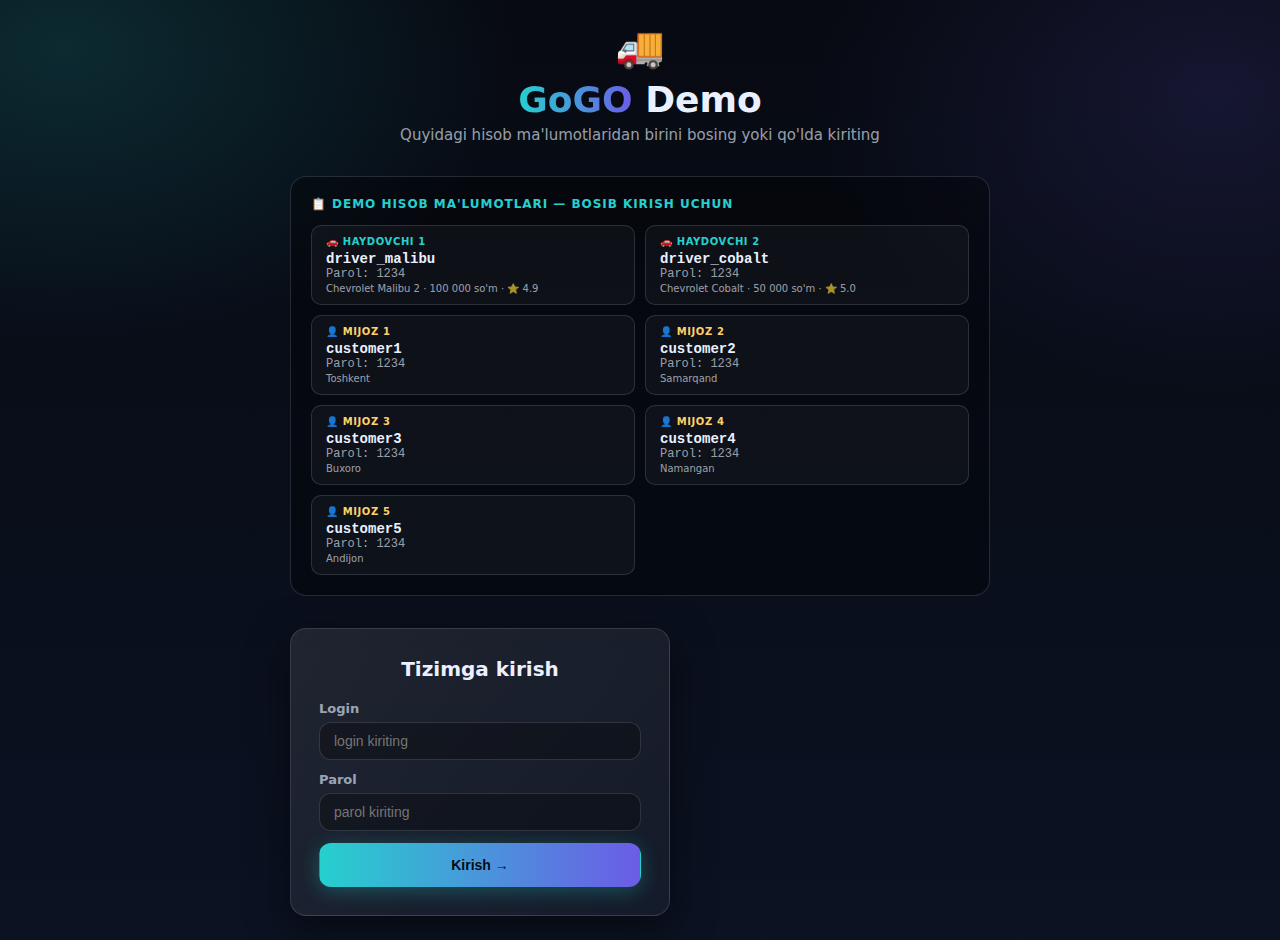
<file: GoGo/demo.html>
<!DOCTYPE html>
<html lang="uz">
<head>
  <meta charset="UTF-8"/>
  <meta name="viewport" content="width=device-width,initial-scale=1"/>
  <title>GoGO — Interaktiv Demo</title>
  <style>
/* ===================== DESIGN TOKENS ===================== */
:root {
  --bg:     #070a12;
  --bg2:    #0b1222;
  --surface:#0f1829;
  --card:   rgba(255,255,255,.06);
  --card2:  rgba(255,255,255,.10);
  --line:   rgba(234,240,255,.14);
  --text:   #eaf0ff;
  --muted:  rgba(234,240,255,.65);
  --accent: #26d0ce;
  --accent2:#6c5ce7;
  --green:  #00cba9;
  --red:    #ff5f6d;
  --yellow: #ffd166;
  --radius: 16px;
  --shadow: 0 12px 40px rgba(0,0,0,.5);
}
*{box-sizing:border-box;margin:0;padding:0}
html{scroll-behavior:smooth}
body{
  font-family: ui-sans-serif,system-ui,-apple-system,Segoe UI,Roboto,sans-serif;
  color:var(--text);
  background:
    radial-gradient(900px 600px at 5% 5%,  rgba(38,208,206,.16),transparent 50%),
    radial-gradient(800px 600px at 95% 10%, rgba(108,92,231,.14),transparent 50%),
    linear-gradient(180deg,var(--bg),var(--bg2));
  min-height:100vh;
}
[hidden]{display:none!important}
a{color:var(--accent);text-decoration:none}

/* ===================== UTILS ===================== */
.container{width:min(1100px,calc(100% - 28px));margin-inline:auto}
.grid2{display:grid;grid-template-columns:1fr 1fr;gap:14px}
.grid3{display:grid;grid-template-columns:repeat(3,1fr);gap:14px}
.flex{display:flex;align-items:center;gap:10px}
.flex-between{display:flex;align-items:center;justify-content:space-between;gap:10px;flex-wrap:wrap}
.gap4{gap:4px} .gap8{gap:8px} .gap16{gap:16px}
.mt8{margin-top:8px}.mt12{margin-top:12px}.mt16{margin-top:16px}.mt20{margin-top:20px}
.mb8{margin-bottom:8px}.mb12{margin-bottom:12px}
.text-center{text-align:center}
.text-sm{font-size:13px} .text-xs{font-size:11px}
.bold{font-weight:700} .bolder{font-weight:900}
.muted{color:var(--muted)}
.green{color:var(--green)} .red{color:var(--red)} .yellow{color:var(--yellow)} .accent{color:var(--accent)}
.w100{width:100%}
.truncate{overflow:hidden;text-overflow:ellipsis;white-space:nowrap}

/* ===================== CARD ===================== */
.card{
  background:var(--card);
  border:1px solid var(--line);
  border-radius:var(--radius);
  padding:16px;
  box-shadow:var(--shadow);
}
.card--glass{background:linear-gradient(135deg,rgba(255,255,255,.09),rgba(255,255,255,.04))}
.card--accent{background:linear-gradient(135deg,rgba(38,208,206,.14),rgba(108,92,231,.12));border-color:rgba(38,208,206,.3)}
.card--green{background:rgba(0,203,169,.1);border-color:rgba(0,203,169,.3)}
.card--red{background:rgba(255,95,109,.1);border-color:rgba(255,95,109,.3)}
.card--yellow{background:rgba(255,209,102,.1);border-color:rgba(255,209,102,.3)}

/* ===================== BADGE ===================== */
.badge{
  display:inline-flex;align-items:center;gap:4px;
  font-size:11px;font-weight:700;padding:4px 10px;border-radius:999px;
}
.badge--green{background:rgba(0,203,169,.15);color:var(--green);border:1px solid rgba(0,203,169,.3)}
.badge--red{background:rgba(255,95,109,.15);color:var(--red);border:1px solid rgba(255,95,109,.3)}
.badge--yellow{background:rgba(255,209,102,.15);color:var(--yellow);border:1px solid rgba(255,209,102,.3)}
.badge--blue{background:rgba(38,208,206,.15);color:var(--accent);border:1px solid rgba(38,208,206,.3)}
.badge--purple{background:rgba(108,92,231,.15);color:#a89cf7;border:1px solid rgba(108,92,231,.3)}

/* ===================== BUTTONS ===================== */
.btn{
  display:inline-flex;align-items:center;justify-content:center;gap:8px;
  padding:10px 18px;border-radius:12px;font-weight:700;font-size:14px;
  border:1px solid var(--line);cursor:pointer;transition:all .18s ease;
  text-decoration:none;background:transparent;color:var(--text);
  position:relative;overflow:hidden;
}
.btn:hover{transform:translateY(-2px);box-shadow:0 6px 20px rgba(0,0,0,.4)}
.btn:active{transform:translateY(0)}
.btn--primary{
  background:linear-gradient(90deg,var(--accent),var(--accent2));
  border-color:transparent;color:#050c14;font-weight:900;
  box-shadow:0 4px 20px rgba(38,208,206,.3);
}
.btn--primary:hover{box-shadow:0 8px 28px rgba(38,208,206,.45)}
.btn--ghost{background:rgba(255,255,255,.06);color:var(--text)}
.btn--ghost:hover{background:rgba(255,255,255,.1)}
.btn--danger{background:rgba(255,95,109,.15);color:var(--red);border-color:rgba(255,95,109,.3)}
.btn--danger:hover{background:rgba(255,95,109,.25)}
.btn--green{background:rgba(0,203,169,.15);color:var(--green);border-color:rgba(0,203,169,.3)}
.btn--green:hover{background:rgba(0,203,169,.25)}
.btn--sm{padding:7px 14px;font-size:12px;border-radius:10px}
.btn--xs{padding:4px 10px;font-size:11px;border-radius:8px}
.btn:disabled{opacity:.45;cursor:not-allowed;transform:none}

/* ===================== FORM ===================== */
.form-group{display:flex;flex-direction:column;gap:6px}
.form-label{font-size:13px;font-weight:600;color:var(--muted)}
.form-control{
  width:100%;padding:10px 14px;border-radius:12px;
  background:rgba(0,0,0,.3);border:1px solid var(--line);
  color:var(--text);font-size:14px;outline:none;
  transition:border-color .15s,box-shadow .15s;
}
.form-control:focus{border-color:var(--accent);box-shadow:0 0 0 3px rgba(38,208,206,.15)}
select.form-control option{background:#0f1829;color:var(--text)}
.form-grid{display:grid;gap:12px}
.form-row{display:grid;grid-template-columns:1fr 1fr;gap:12px}

/* ===================== INPUT GROUP ===================== */
.input-arrow{
  display:grid;grid-template-columns:1fr auto 1fr;align-items:center;gap:8px;
}
.input-arrow-sep{
  color:var(--accent);font-weight:900;font-size:18px;text-align:center;
}

/* ===================== TOPBAR ===================== */
#topbar{
  position:sticky;top:0;z-index:200;
  background:rgba(7,10,18,.88);backdrop-filter:blur(12px);
  border-bottom:1px solid var(--line);
}
.topbar-inner{
  display:flex;align-items:center;justify-content:space-between;
  padding:12px 0;gap:12px;flex-wrap:wrap;
}
.brand{display:flex;align-items:center;gap:10px;text-decoration:none;color:var(--text)}
.brand-logo{
  font-weight:900;font-size:20px;padding:6px 12px;border-radius:10px;
  background:linear-gradient(135deg,rgba(38,208,206,.25),rgba(108,92,231,.25));
  border:1px solid var(--line);
}
.brand-tag{font-size:12px;color:var(--muted)}
.topbar-right{display:flex;align-items:center;gap:10px}
.user-chip{
  display:flex;align-items:center;gap:8px;padding:8px 14px;
  border-radius:999px;background:rgba(255,255,255,.07);
  border:1px solid var(--line);font-size:13px;font-weight:700;
}
.user-chip-avatar{
  width:28px;height:28px;border-radius:50%;
  display:flex;align-items:center;justify-content:center;
  font-size:12px;font-weight:900;
}
.avatar-driver{background:linear-gradient(135deg,var(--accent),var(--accent2));color:#050c14}
.avatar-customer{background:linear-gradient(135deg,var(--yellow),#ff9a3c);color:#050c14}

/* ===================== LOGIN PAGE ===================== */
#loginPage{
  min-height:100vh;display:flex;flex-direction:column;align-items:center;justify-content:center;
  padding:24px;
}
.login-title{font-size:36px;font-weight:900;margin-bottom:6px;text-align:center}
.login-title span{
  background:linear-gradient(90deg,var(--accent),var(--accent2));
  -webkit-background-clip:text;-webkit-text-fill-color:transparent;background-clip:text;
}
.login-sub{color:var(--muted);text-align:center;margin-bottom:32px;font-size:15px}

/* credentials box */
.creds-box{
  background:rgba(0,0,0,.35);border:1px solid var(--line);border-radius:var(--radius);
  padding:20px;margin-bottom:32px;width:100%;max-width:700px;
}
.creds-title{font-size:12px;font-weight:900;letter-spacing:.08em;text-transform:uppercase;color:var(--accent);margin-bottom:14px}
.creds-grid{display:grid;grid-template-columns:1fr 1fr;gap:10px}
.cred-item{
  background:rgba(255,255,255,.04);border:1px solid var(--line);border-radius:10px;
  padding:10px 14px;cursor:pointer;transition:all .15s;
}
.cred-item:hover{background:rgba(38,208,206,.1);border-color:rgba(38,208,206,.4)}
.cred-type{font-size:10px;font-weight:700;text-transform:uppercase;letter-spacing:.06em;margin-bottom:4px}
.cred-type.driver{color:var(--accent)}
.cred-type.customer{color:var(--yellow)}
.cred-login{font-size:14px;font-weight:700;font-family:monospace}
.cred-pass{font-size:12px;color:var(--muted);font-family:monospace}
.cred-hint{font-size:10px;color:var(--muted);margin-top:2px}

.login-form{width:100%;max-width:380px}
.login-form .card{padding:28px}
.login-form h3{font-size:20px;font-weight:900;margin-bottom:20px;text-align:center}

/* ===================== APP SHELL ===================== */
#appShell{display:none;min-height:100vh;padding-bottom:60px}

/* ===================== TABS / NAV ===================== */
.tab-bar{
  display:flex;gap:4px;padding:4px;
  background:rgba(0,0,0,.3);border:1px solid var(--line);border-radius:14px;
  overflow-x:auto;
}
.tab-btn{
  flex:1;min-width:max-content;padding:10px 16px;border-radius:10px;
  background:transparent;border:none;color:var(--muted);cursor:pointer;
  font-size:13px;font-weight:600;transition:all .15s;white-space:nowrap;
}
.tab-btn.active{background:linear-gradient(90deg,rgba(38,208,206,.2),rgba(108,92,231,.2));color:var(--text);border:1px solid rgba(38,208,206,.3)}
.tab-btn:hover:not(.active){background:rgba(255,255,255,.05);color:var(--text)}

.tab-panel{display:none}
.tab-panel.active{display:block}

/* ===================== SECTION HEADER ===================== */
.sec-head{margin-bottom:20px}
.sec-title{
  font-size:22px;font-weight:900;margin-bottom:4px;
  background:linear-gradient(135deg,var(--text),var(--accent));
  -webkit-background-clip:text;-webkit-text-fill-color:transparent;background-clip:text;
}
.sec-sub{font-size:13px;color:var(--muted)}

/* ===================== FILTER PANEL ===================== */
.filter-panel{
  background:rgba(0,0,0,.3);border:1px solid var(--line);border-radius:var(--radius);
  padding:18px;margin-bottom:20px;
}
.filter-title{font-size:13px;font-weight:700;margin-bottom:12px;color:var(--accent)}
.filter-grid{display:grid;grid-template-columns:repeat(4,1fr);gap:10px}
.filter-actions{display:flex;gap:8px;margin-top:12px;flex-wrap:wrap}

/* ===================== ORDER CARD ===================== */
.order-card{
  background:var(--card);border:1px solid var(--line);border-radius:var(--radius);
  padding:16px;transition:border-color .2s,transform .2s;cursor:pointer;
}
.order-card:hover{border-color:rgba(38,208,206,.4);transform:translateY(-2px)}
.order-route{display:flex;align-items:center;gap:8px;margin-bottom:10px;flex-wrap:wrap}
.route-from,.route-to{font-weight:700;font-size:14px}
.route-arrow{color:var(--accent);font-size:16px}
.order-meta{display:grid;grid-template-columns:1fr 1fr;gap:6px;margin-bottom:10px}
.meta-item{font-size:12px;color:var(--muted)}
.meta-item span{color:var(--text);font-weight:600}
.order-price{font-size:18px;font-weight:900;color:var(--accent)}
.order-footer{display:flex;align-items:center;justify-content:space-between;gap:8px;margin-top:12px;flex-wrap:wrap}

/* ===================== EXPANDED ORDER ===================== */
.order-expanded{
  background:rgba(38,208,206,.06);border:1px solid rgba(38,208,206,.25);
  border-radius:12px;padding:14px;margin-top:10px;
}
.contact-info{
  display:flex;align-items:center;gap:8px;padding:10px 14px;
  background:rgba(0,0,0,.25);border-radius:10px;border:1px solid var(--line);
  font-family:monospace;font-size:14px;font-weight:700;margin-bottom:10px;
}

/* ===================== PROFILE ===================== */
.profile-header{
  background:linear-gradient(135deg,rgba(38,208,206,.14),rgba(108,92,231,.12));
  border:1px solid rgba(38,208,206,.25);border-radius:var(--radius);
  padding:24px;margin-bottom:20px;
}
.profile-avatar{
  width:64px;height:64px;border-radius:50%;
  display:flex;align-items:center;justify-content:center;
  font-size:26px;font-weight:900;margin-bottom:12px;
}
.profile-name{font-size:22px;font-weight:900;margin-bottom:4px}
.profile-role{font-size:13px;color:var(--accent);font-weight:700;margin-bottom:12px}
.profile-stats{display:grid;grid-template-columns:repeat(3,1fr);gap:12px}
.stat-box{
  text-align:center;padding:12px;border-radius:12px;
  background:rgba(0,0,0,.2);border:1px solid var(--line);
}
.stat-val{font-size:20px;font-weight:900;color:var(--accent)}
.stat-label{font-size:11px;color:var(--muted);margin-top:2px}

/* ===================== DRIVER OFFER FORM ===================== */
.offer-form{padding:20px;background:rgba(0,0,0,.2);border-radius:var(--radius);border:1px solid var(--line)}

/* ===================== NOTIFICATION ===================== */
.notif-banner{
  position:fixed;top:72px;right:20px;z-index:999;width:320px;
  background:linear-gradient(135deg,rgba(0,203,169,.18),rgba(38,208,206,.12));
  border:1px solid rgba(0,203,169,.4);border-radius:var(--radius);
  padding:16px 18px;box-shadow:var(--shadow);
  animation:slideIn .3s ease;
}
.notif-banner.hidden{display:none}
@keyframes slideIn{from{transform:translateX(350px);opacity:0}to{transform:translateX(0);opacity:1}}
@keyframes slideOut{from{transform:translateX(0);opacity:1}to{transform:translateX(350px);opacity:0}}
.notif-title{font-size:13px;font-weight:900;color:var(--green);margin-bottom:4px}
.notif-body{font-size:13px;color:var(--text)}
.notif-close{position:absolute;top:10px;right:12px;cursor:pointer;font-size:16px;color:var(--muted);line-height:1}

/* ===================== CONFIRMATION POPUP ===================== */
.popup-overlay{
  position:fixed;inset:0;background:rgba(0,0,0,.7);z-index:300;
  display:flex;align-items:center;justify-content:center;padding:20px;
}
.popup-box{
  background:var(--surface);border:1px solid var(--line);border-radius:22px;
  padding:28px;max-width:440px;width:100%;box-shadow:0 24px 80px rgba(0,0,0,.7);
  animation:zoomIn .2s ease;
}
@keyframes zoomIn{from{transform:scale(.9);opacity:0}to{transform:scale(1);opacity:1}}
.popup-title{font-size:18px;font-weight:900;margin-bottom:8px}
.popup-body{font-size:14px;color:var(--muted);line-height:1.6;margin-bottom:20px}
.popup-actions{display:flex;gap:10px;justify-content:flex-end;flex-wrap:wrap}

/* ===================== EMPTY STATE ===================== */
.empty-state{text-align:center;padding:48px 24px}
.empty-icon{font-size:48px;margin-bottom:12px}
.empty-title{font-size:16px;font-weight:700;margin-bottom:6px}
.empty-sub{font-size:13px;color:var(--muted)}

/* ===================== LIST ===================== */
.list-item{
  padding:12px 16px;border-bottom:1px solid var(--line);
  display:flex;align-items:center;justify-content:space-between;gap:10px;
}
.list-item:last-child{border-bottom:none}

/* ===================== TOAST ===================== */
#toast{
  position:fixed;bottom:24px;left:50%;transform:translateX(-50%);
  background:rgba(0,203,169,.18);border:1px solid rgba(0,203,169,.4);
  color:var(--green);padding:12px 24px;border-radius:999px;font-size:14px;font-weight:700;
  z-index:999;box-shadow:var(--shadow);transition:opacity .3s;pointer-events:none;
}

/* ===================== RESPONSIVE ===================== */
@media(max-width:700px){
  .filter-grid{grid-template-columns:1fr 1fr}
  .grid2{grid-template-columns:1fr}
  .grid3{grid-template-columns:1fr}
  .form-row{grid-template-columns:1fr}
  .creds-grid{grid-template-columns:1fr}
  .profile-stats{grid-template-columns:repeat(3,1fr)}
  .order-meta{grid-template-columns:1fr}
  .brand-tag{display:none}
}
@media(max-width:480px){
  .filter-grid{grid-template-columns:1fr}
  .profile-stats{grid-template-columns:1fr 1fr}
  .login-title{font-size:26px}
}

/* ===================== MISC ===================== */
hr{border:none;border-top:1px solid var(--line);margin:16px 0}
code{background:rgba(255,255,255,.08);padding:2px 6px;border-radius:4px;font-size:.9em;color:var(--accent)}
.divider-text{text-align:center;font-size:12px;color:var(--muted);position:relative;margin:16px 0}
.divider-text::before,.divider-text::after{content:'';position:absolute;top:50%;width:38%;height:1px;background:var(--line)}
.divider-text::before{left:0} .divider-text::after{right:0}

/* order count bubble */
.count-bubble{
  display:inline-flex;align-items:center;justify-content:center;
  min-width:20px;height:20px;padding:0 5px;border-radius:999px;
  background:var(--accent);color:#050c14;font-size:10px;font-weight:900;
}
</style>
</head>
<body>

<!-- =================== TOAST =================== -->
<div id="toast" hidden></div>

<!-- =================== NOTIFICATION BANNER =================== -->
<div id="notifBanner" class="notif-banner hidden">
  <span class="notif-close" onclick="closeNotif()">✕</span>
  <div class="notif-title">🔔 Yangi xabar</div>
  <div class="notif-body" id="notifBody"></div>
</div>

<!-- =================== POPUP =================== -->
<div id="popupOverlay" class="popup-overlay" hidden>
  <div class="popup-box">
    <div class="popup-title" id="popupTitle"></div>
    <div class="popup-body" id="popupBody"></div>
    <div class="popup-actions" id="popupActions"></div>
  </div>
</div>

<!-- =================== TOPBAR =================== -->
<header id="topbar" hidden>
  <div class="container">
    <div class="topbar-inner">
      <a href="index.html" class="brand">
        <span class="brand-logo">GoGO</span>
        <span class="brand-tag">Demo</span>
      </a>
      <div class="topbar-right">
        <div class="user-chip" id="userChip">
          <div class="user-chip-avatar" id="userAvatar"></div>
          <span id="userChipName"></span>
        </div>
        <button class="btn btn--ghost btn--sm" onclick="logout()">Chiqish</button>
      </div>
    </div>
  </div>
</header>

<!-- =================== LOGIN PAGE =================== -->
<div id="loginPage">
  <div style="width:100%;max-width:700px">

    <div style="text-align:center;margin-bottom:28px">
      <div style="font-size:40px;margin-bottom:8px">🚚</div>
      <div class="login-title"><span>GoGO</span> Demo</div>
      <div class="login-sub">Quyidagi hisob ma'lumotlaridan birini bosing yoki qo'lda kiriting</div>
    </div>

    <!-- CREDENTIALS SHOWCASE -->
    <div class="creds-box">
      <div class="creds-title">📋 Demo hisob ma'lumotlari — bosib kirish uchun</div>
      <div class="creds-grid">
        <div class="cred-item" onclick="fillLogin('driver_malibu','1234')">
          <div class="cred-type driver">🚗 Haydovchi 1</div>
          <div class="cred-login">driver_malibu</div>
          <div class="cred-pass">Parol: 1234</div>
          <div class="cred-hint">Chevrolet Malibu 2 · 100 000 so'm · ⭐ 4.9</div>
        </div>
        <div class="cred-item" onclick="fillLogin('driver_cobalt','1234')">
          <div class="cred-type driver">🚗 Haydovchi 2</div>
          <div class="cred-login">driver_cobalt</div>
          <div class="cred-pass">Parol: 1234</div>
          <div class="cred-hint">Chevrolet Cobalt · 50 000 so'm · ⭐ 5.0</div>
        </div>
        <div class="cred-item" onclick="fillLogin('customer1','1234')">
          <div class="cred-type customer">👤 Mijoz 1</div>
          <div class="cred-login">customer1</div>
          <div class="cred-pass">Parol: 1234</div>
          <div class="cred-hint">Toshkent</div>
        </div>
        <div class="cred-item" onclick="fillLogin('customer2','1234')">
          <div class="cred-type customer">👤 Mijoz 2</div>
          <div class="cred-login">customer2</div>
          <div class="cred-pass">Parol: 1234</div>
          <div class="cred-hint">Samarqand</div>
        </div>
        <div class="cred-item" onclick="fillLogin('customer3','1234')">
          <div class="cred-type customer">👤 Mijoz 3</div>
          <div class="cred-login">customer3</div>
          <div class="cred-pass">Parol: 1234</div>
          <div class="cred-hint">Buxoro</div>
        </div>
        <div class="cred-item" onclick="fillLogin('customer4','1234')">
          <div class="cred-type customer">👤 Mijoz 4</div>
          <div class="cred-login">customer4</div>
          <div class="cred-pass">Parol: 1234</div>
          <div class="cred-hint">Namangan</div>
        </div>
        <div class="cred-item" onclick="fillLogin('customer5','1234')">
          <div class="cred-type customer">👤 Mijoz 5</div>
          <div class="cred-login">customer5</div>
          <div class="cred-pass">Parol: 1234</div>
          <div class="cred-hint">Andijon</div>
        </div>
      </div>
    </div>

    <!-- LOGIN FORM -->
    <div class="login-form">
      <div class="card card--glass">
        <h3>Tizimga kirish</h3>
        <div class="form-grid">
          <div class="form-group">
            <label class="form-label">Login</label>
            <input id="loginInput" class="form-control" type="text" placeholder="login kiriting" autocomplete="off"/>
          </div>
          <div class="form-group">
            <label class="form-label">Parol</label>
            <input id="passInput" class="form-control" type="password" placeholder="parol kiriting"/>
          </div>
          <div id="loginError" class="text-sm red" hidden>❌ Login yoki parol noto'g'ri</div>
          <button class="btn btn--primary w100" style="padding:13px" onclick="doLogin()">Kirish →</button>
        </div>
      </div>
    </div>

  </div>
</div>

<!-- =================== APP SHELL =================== -->
<div id="appShell">
  <div class="container" style="padding-top:24px">

    <!-- ============ DRIVER APP ============ -->
    <div id="driverApp" hidden>

      <!-- Tabs -->
      <div class="tab-bar mb12" id="driverTabs">
        <button class="tab-btn active" data-tab="driverOrders">🔍 Yuk topish</button>
        <button class="tab-btn" data-tab="driverActive">⚡ Amaldagi ishlar <span id="driverActiveBubble" class="count-bubble">0</span></button>
        <button class="tab-btn" data-tab="driverOffer">📢 E'lon berish</button>
        <button class="tab-btn" data-tab="driverProfile">👤 Profil</button>
      </div>

      <!-- ===== Tab: YUK TOPISH ===== -->
      <div class="tab-panel active" id="tab-driverOrders">
        <div class="sec-head">
          <div class="sec-title">🔍 Yuk topish</div>
          <div class="sec-sub">Mavjud barcha buyurtmalarni ko'ring va filtrlang</div>
        </div>

        <!-- Filter Panel -->
        <div class="filter-panel">
          <div class="filter-title">🎛️ Marshrut bo'yicha filtrlash</div>
          <div class="filter-grid">
            <div class="form-group">
              <label class="form-label">1. Qayerdan (Viloyat)</label>
              <select class="form-control" id="fFromRegion" onchange="updateDistricts('fFromDistrict',this.value)">
                <option value="">— Tanlang —</option>
              </select>
            </div>
            <div class="form-group">
              <label class="form-label">2. Qaysi tuman</label>
              <select class="form-control" id="fFromDistrict">
                <option value="">— Avval viloyat —</option>
              </select>
            </div>
            <div class="form-group">
              <label class="form-label">3. Qayerga (Viloyat)</label>
              <select class="form-control" id="fToRegion" onchange="updateDistricts('fToDistrict',this.value)">
                <option value="">— Tanlang —</option>
              </select>
            </div>
            <div class="form-group">
              <label class="form-label">4. Qaysi tuman</label>
              <select class="form-control" id="fToDistrict">
                <option value="">— Avval viloyat —</option>
              </select>
            </div>
          </div>
          <div class="filter-actions">
            <button class="btn btn--primary btn--sm" onclick="applyFilter()">🔍 Filtrlash</button>
            <button class="btn btn--ghost btn--sm" onclick="clearFilter()">✕ Tozalash</button>
          </div>
        </div>

        <div id="ordersList"></div>
      </div>

      <!-- ===== Tab: AMALDAGI ISHLAR ===== -->
      <div class="tab-panel" id="tab-driverActive">
        <div class="sec-head">
          <div class="sec-title">⚡ Amaldagi ishlar</div>
          <div class="sec-sub">Qabul qilingan va davom etayotgan buyurtmalar</div>
        </div>
        <div id="activeOrdersList"></div>
      </div>

      <!-- ===== Tab: E'LON BERISH ===== -->
      <div class="tab-panel" id="tab-driverOffer">
        <div class="sec-head">
          <div class="sec-title">📢 Marshrut e'loni berish</div>
          <div class="sec-sub">Siz ketayotgan yo'nalishni e'lon qiling — mijozlar siz bilan bog'lansin</div>
        </div>
        <div class="offer-form">
          <div class="form-grid">
            <div class="form-row">
              <div class="form-group">
                <label class="form-label">Qayerdan (Viloyat)</label>
                <select class="form-control" id="ofFromRegion" onchange="updateDistricts('ofFromDistrict',this.value)">
                  <option value="">— Tanlang —</option>
                </select>
              </div>
              <div class="form-group">
                <label class="form-label">Tuman</label>
                <select class="form-control" id="ofFromDistrict">
                  <option value="">— Avval viloyat —</option>
                </select>
              </div>
            </div>
            <div class="form-row">
              <div class="form-group">
                <label class="form-label">Qayerga (Viloyat)</label>
                <select class="form-control" id="ofToRegion" onchange="updateDistricts('ofToDistrict',this.value)">
                  <option value="">— Tanlang —</option>
                </select>
              </div>
              <div class="form-group">
                <label class="form-label">Tuman</label>
                <select class="form-control" id="ofToDistrict">
                  <option value="">— Avval viloyat —</option>
                </select>
              </div>
            </div>
            <div class="form-group">
              <label class="form-label">Yuk turi (qabul qilaman)</label>
              <input class="form-control" id="ofCargoType" type="text" placeholder="Masalan: kichik qutili yuk, hujjatlar, kiyim"/>
            </div>
            <div class="form-row">
              <div class="form-group">
                <label class="form-label">Sana</label>
                <input class="form-control" id="ofDate" type="date"/>
              </div>
              <div class="form-group">
                <label class="form-label">Vaqt</label>
                <input class="form-control" id="ofTime" type="time" value="09:00"/>
              </div>
            </div>
            <button class="btn btn--primary" onclick="postDriverOffer()">📢 E'lon berish</button>
          </div>
        </div>

        <div style="margin-top:28px">
          <div class="sec-title" style="font-size:17px;margin-bottom:12px">📋 Mening e'lonlarim</div>
          <div id="myOffersList"></div>
        </div>
      </div>

      <!-- ===== Tab: PROFIL ===== -->
      <div class="tab-panel" id="tab-driverProfile">
        <div class="sec-head">
          <div class="sec-title">👤 Haydovchi Profili</div>
        </div>
        <div class="profile-header">
          <div class="profile-avatar avatar-driver" id="driverAvatarBig"></div>
          <div class="profile-name" id="driverProfileName"></div>
          <div class="profile-role" id="driverProfileRole"></div>
          <div class="profile-stats">
            <div class="stat-box">
              <div class="stat-val" id="driverStatBalance"></div>
              <div class="stat-label">💰 Balans</div>
            </div>
            <div class="stat-box">
              <div class="stat-val" id="driverStatRating"></div>
              <div class="stat-label">⭐ Reyting</div>
            </div>
            <div class="stat-box">
              <div class="stat-val" id="driverStatReviews"></div>
              <div class="stat-label">📝 Sharhlar</div>
            </div>
          </div>
        </div>
        <div class="card" style="margin-bottom:14px">
          <div style="font-size:13px;font-weight:700;color:var(--accent);margin-bottom:8px">🚗 Avtomobil ma'lumotlari</div>
          <div id="driverCarInfo" style="font-size:14px;color:var(--muted);line-height:1.7"></div>
        </div>
        <div class="card card--accent">
          <div style="font-size:13px;font-weight:700;color:var(--accent);margin-bottom:8px">ℹ️ Demo ma'lumot</div>
          <div id="driverDemoInfo" style="font-size:13px;color:var(--muted);line-height:1.7"></div>
        </div>
      </div>

    </div><!-- /driverApp -->

    <!-- ============ CUSTOMER APP ============ -->
    <div id="customerApp" hidden>

      <!-- Tabs -->
      <div class="tab-bar mb12" id="customerTabs">
        <button class="tab-btn active" data-tab="custOrder">📦 Buyurtma berish</button>
        <button class="tab-btn" data-tab="custMyOrders">📋 Mening buyurtmalarim <span id="custMyBubble" class="count-bubble">0</span></button>
        <button class="tab-btn" data-tab="custDrivers">🚗 Haydovchi e'lonlari</button>
        <button class="tab-btn" data-tab="custNotifs">🔔 Bildirishnomalar <span id="custNotifBubble" class="count-bubble" style="background:var(--red)">0</span></button>
        <button class="tab-btn" data-tab="custProfile">👤 Profil</button>
      </div>

      <!-- ===== Tab: BUYURTMA BERISH ===== -->
      <div class="tab-panel active" id="tab-custOrder">
        <div class="sec-head">
          <div class="sec-title">📦 Yangi buyurtma berish</div>
          <div class="sec-sub">Yuk ma'lumotlarini kiriting — biz mos haydovchini topamiz</div>
        </div>
        <div class="card card--glass" style="max-width:680px">
          <div class="form-grid">
            <div class="form-row">
              <div class="form-group">
                <label class="form-label">Qayerdan (Viloyat)</label>
                <select class="form-control" id="coFromRegion" onchange="updateDistricts('coFromDistrict',this.value)">
                  <option value="">— Tanlang —</option>
                </select>
              </div>
              <div class="form-group">
                <label class="form-label">Tuman</label>
                <select class="form-control" id="coFromDistrict">
                  <option value="">— Avval viloyat —</option>
                </select>
              </div>
            </div>
            <div class="form-row">
              <div class="form-group">
                <label class="form-label">Qayerga (Viloyat)</label>
                <select class="form-control" id="coToRegion" onchange="updateDistricts('coToDistrict',this.value)">
                  <option value="">— Tanlang —</option>
                </select>
              </div>
              <div class="form-group">
                <label class="form-label">Tuman</label>
                <select class="form-control" id="coToDistrict">
                  <option value="">— Avval viloyat —</option>
                </select>
              </div>
            </div>
            <div class="form-group">
              <label class="form-label">Yuk tavsifi</label>
              <input class="form-control" id="coDesc" type="text" placeholder="Masalan: 5 kg oziq-ovqat mahsulotlari"/>
            </div>
            <div class="form-group">
              <label class="form-label">Og'irligi (kg)</label>
              <input class="form-control" id="coWeight" type="number" min="0.5" max="100" placeholder="5" value="5"/>
            </div>
            <div class="card card--yellow" id="pricePreview" hidden>
              <div style="font-size:12px;color:var(--yellow);font-weight:700;margin-bottom:4px">💰 Taxminiy narx</div>
              <div style="font-size:24px;font-weight:900" id="priceVal"></div>
              <div style="font-size:11px;color:var(--muted);margin-top:4px">Masofaga va og'irlikka qarab hisoblanadi</div>
            </div>
            <button class="btn btn--ghost btn--sm" style="width:fit-content" onclick="calcPrice()">💰 Narxni hisoblash</button>
            <button class="btn btn--primary" onclick="placeOrder()">✅ Buyurtma berish</button>
          </div>
        </div>
      </div>

      <!-- ===== Tab: MENING BUYURTMALARIM ===== -->
      <div class="tab-panel" id="tab-custMyOrders">
        <div class="sec-head">
          <div class="sec-title">📋 Mening buyurtmalarim</div>
          <div class="sec-sub">Joriy va o'tgan buyurtmalar</div>
        </div>
        <div id="custMyOrdersList"></div>
      </div>

      <!-- ===== Tab: HAYDOVCHI E'LONLARI ===== -->
      <div class="tab-panel" id="tab-custDrivers">
        <div class="sec-head">
          <div class="sec-title">🚗 Haydovchilar e'lonlari</div>
          <div class="sec-sub">Siz ham haydovchi e'lonidan tanlashingiz mumkin</div>
        </div>
        <div id="custDriverOffersList"></div>
      </div>

      <!-- ===== Tab: BILDIRISHNOMALAR ===== -->
      <div class="tab-panel" id="tab-custNotifs">
        <div class="sec-head">
          <div class="sec-title">🔔 Bildirishnomalar</div>
          <div class="sec-sub">Haydovchining tasdiqlash so'rovlari</div>
        </div>
        <div id="custNotifsList"></div>
      </div>

      <!-- ===== Tab: PROFIL ===== -->
      <div class="tab-panel" id="tab-custProfile">
        <div class="sec-head">
          <div class="sec-title">👤 Profil</div>
        </div>
        <div class="profile-header">
          <div class="profile-avatar avatar-customer" id="custAvatarBig"></div>
          <div class="profile-name" id="custProfileName"></div>
          <div class="profile-role" style="color:var(--yellow);font-weight:700;margin-bottom:12px">Mijoz</div>
          <div class="profile-stats">
            <div class="stat-box">
              <div class="stat-val" id="custStatOrders"></div>
              <div class="stat-label">📦 Jami buyurtmalar</div>
            </div>
            <div class="stat-box">
              <div class="stat-val" id="custStatActive"></div>
              <div class="stat-label">⚡ Faol</div>
            </div>
            <div class="stat-box">
              <div class="stat-val" id="custStatDone"></div>
              <div class="stat-label">✅ Yakunlangan</div>
            </div>
          </div>
        </div>
        <div class="card card--accent">
          <div style="font-size:13px;font-weight:700;color:var(--accent);margin-bottom:6px">ℹ️ Demo profil</div>
          <div style="font-size:13px;color:var(--muted);line-height:1.7" id="custDemoInfo"></div>
        </div>
      </div>

    </div><!-- /customerApp -->

  </div>
</div><!-- /appShell -->

<script>
/* ============================================================
   GOGOAPP — FULL MOCK MVP
   ============================================================ */

// ==================== DATA: REGIONS ====================
const REGIONS = {
  "Toshkent": ["Yunusobod","Chilonzor","Mirobod","Shayxontohur","Olmosoy","Bektemir","Yakkasaroy","Mirzo Ulug'bek","Sergeli","Uchtepa","Qibray","Zangiota","Bo'stonliq"],
  "Samarqand": ["Samarqand sh","Urgut","Kattaqo'rg'on","Ishtixon","Bulung'ur","Nurobod","Oqdaryo","Pastdarg'om","Paxtachi","Payariq","Qo'shrabot","Toyloq"],
  "Buxoro": ["Buxoro sh","G'ijduvon","Jondor","Kogon","Qorako'l","Qorovulbozor","Olot","Peshku","Romitan","Shofirkon","Vobkent"],
  "Namangan": ["Namangan sh","Chartepa","Chust","Kosonsoy","Mingbuloq","Norin","Pop","To'raqo'rg'on","Uchqo'rg'on","Yangiqo'rg'on"],
  "Andijon": ["Andijon sh","Asaka","Baliqchi","Bo'ston","Buloqboshi","Jalaquduq","Xo'jaobod","Izboskan","Qo'rg'ontepa","Marhamat","Oltinko'l","Paxtaobod","Shahrixon","Ulug'nor"],
  "Farg'ona": ["Farg'ona sh","Quva","Marg'ilon","Qo'qon","Yaypan","Oltiariq","Yozyovon","Beshariq","Dang'ara","Furqat","Rishton","Toshloq","Uchko'prik"],
  "Qashqadaryo": ["Qarshi sh","Shahrisabz","G'uzor","Kamashi","Kasbi","Kitob","Koson","Mirishkor","Muborak","Nishon","Chiroqchi","Yakkabog'"],
  "Surxondaryo": ["Termiz sh","Bandixon","Denov","Jarqo'rg'on","Qiziriq","Qumqo'rg'on","Muzrabot","Oltinsoy","Sariosiyo","Sherobod","Sho'rchi","Uzun"],
  "Xorazm": ["Urganch sh","Xiva","Bog'ot","Gurlan","Hazorasp","Qo'shko'pir","Pitnak","Shovot","Tuproqqal'a","Yangiariq","Yangibozor"],
  "Qoraqalpog'iston": ["Nukus","Beruniy","Chimboy","Ellikkala","Kegeyli","Mo'ynoq","Nukus tumani","Qanliko'l","Qo'ng'irot","Shumanay","Taxtako'pir","To'rtko'l","Xo'jayli"],
  "Jizzax": ["Jizzax sh","Arnasoy","Baxmal","Do'stlik","G'allaorol","Sharof Rashidov","Forish","Mirzacho'l","Paxtakor","Yangiobod","Zafarobod","Zomin"],
  "Navoiy": ["Navoiy sh","Karmana","Konimex","Navbahor","Nurota","Qiziltepa","Tomdi","Uchquduq","Xatirchi"],
  "Sirdaryo": ["Guliston","Boyovut","Mirzaobod","Oqoltin","Sardoba","Sayxunobod","Sirdaryo","Xovos"]
};

const regionNames = Object.keys(REGIONS);

// ==================== DATA: USERS ====================
const USERS = {
  driver_malibu: {
    type:'driver', id:'driver_malibu',
    name:'Alisher Karimov', login:'driver_malibu',
    car:'Chevrolet Malibu 2 (2021)', plate:'01 A 123 BB',
    balance:45000, rating:4.9, reviews:10,
    emoji:'🚗',
    demoInfo:'2 yillik tajribali haydovchi. Toshkentdan viloyatlarga va aksincha muntazam qatnaydi. Ishonchli va vaqtida yetkazib beradi. GoGO platformasining dastlabki haydovchilaridan biri.'
  },
  driver_cobalt: {
    type:'driver', id:'driver_cobalt',
    name:'Bobur Toshmatov', login:'driver_cobalt',
    car:'Chevrolet Cobalt (2022)', plate:'30 B 456 CC',
    balance:32000, rating:5.0, reviews:10,
    emoji:'🚙',
    demoInfo:'Samarqand–Toshkent yo\'nalishida muntazam qatnaydi. Mijozlarga nisbatan ehtiyotkor va odobli munosabat. 5.0 reyting bilan platformaning eng yaxshi haydovchisi!'
  },
  customer1: { type:'customer', id:'customer1', name:'Dilnoza Yusupova', city:'Toshkent', emoji:'👩', demoInfo:'Toshkentlik mijoz. Viloyatdagi oila a\'zolariga muntazam mahsulot yuborib turadi. GoGO orqali xavfsiz va arzon yetkazib berish imkoniyatidan foydalanadi.' },
  customer2: { type:'customer', id:'customer2', name:'Sardor Azimov', city:'Samarqand', emoji:'👨', demoInfo:'Samarqandlik talaba. Toshkentdan kitob va buyumlar oldirib turadi. GoGO unga tanish-bilishisiz ham ishonchli yetkazib berish imkonini beradi.' },
  customer3: { type:'customer', id:'customer3', name:'Malika Rahimova', city:'Buxoro', emoji:'👩', demoInfo:'Buxorolik kichik biznes egasi. Toshkentdan tovarlar olib keladi. GoGO logistics xarajatlarini kamaytirishga yordam beradi.' },
  customer4: { type:'customer', id:'customer4', name:'Jasur Xoliqov', city:'Namangan', emoji:'👨', demoInfo:'Namanganlik tadbirkor. Ferghana vodiysi va Toshkent o\'rtasida yuk yuboradi. GoGO orqali tezkor va arzon yetkazib berish.' },
  customer5: { type:'customer', id:'customer5', name:'Nilufar Ergasheva', city:'Andijon', emoji:'👩', demoInfo:'Andijonlik uy bekor. Farzandlariga Toshkentdan mahsulotlar yubortiradi. GoGO platformasini oson va qulay deb baholaydi.' }
};

// ==================== DATA: 50 ORDERS ====================
const CARGO_TYPES = [
  'Oziq-ovqat mahsulotlari','Kiyim-kechak','Elektron jihozlar','Hujjatlar va xatlar',
  'Dori-darmon','Kitob va o\'quv materiallari','Uy-ro\'zg\'or buyumlari','Sovg\'alar va hadyalar',
  'Mevalar va sabzavotlar','Qurilish materiallari','Kosmetika va parfyumeriya','Poyabzal'
];
const CONTACTS = [
  '+998 90 123 45 67','+998 91 234 56 78','+998 93 345 67 89',
  '@gogo_user1','@gogo_user2','@samarqand_yuk','@toshkent_jo_natma',
  '+998 94 456 78 90','+998 97 567 89 01','+998 99 678 90 12'
];
const STATUS = { available:'available', active:'active', done:'done' };

function randInt(a,b){return Math.floor(Math.random()*(b-a+1))+a}
function pickRandom(arr){return arr[randInt(0,arr.length-1)]}

function generateOrders(){
  const orders = [];
  const routePairs = [
    ['Toshkent','Samarqand'],['Samarqand','Toshkent'],
    ['Toshkent','Buxoro'],['Buxoro','Toshkent'],
    ['Toshkent','Namangan'],['Namangan','Toshkent'],
    ['Toshkent','Andijon'],['Andijon','Toshkent'],
    ['Toshkent','Farg\'ona'],['Farg\'ona','Toshkent'],
    ['Toshkent','Qashqadaryo'],['Qashqadaryo','Toshkent'],
    ['Toshkent','Surxondaryo'],['Surxondaryo','Toshkent'],
    ['Toshkent','Xorazm'],['Samarqand','Buxoro'],
    ['Buxoro','Samarqand'],['Namangan','Andijon'],
    ['Andijon','Farg\'ona'],['Farg\'ona','Namangan'],
    ['Samarqand','Qashqadaryo'],['Buxoro','Navoiy'],
    ['Navoiy','Buxoro'],['Toshkent','Jizzax'],
    ['Jizzax','Toshkent'],['Toshkent','Sirdaryo'],
    ['Surxondaryo','Qashqadaryo'],['Xorazm','Qoraqalpog\'iston'],
    ['Farg\'ona','Samarqand'],['Navoiy','Samarqand']
  ];
  for(let i=0;i<50;i++){
    const [fromR,toR] = routePairs[i % routePairs.length];
    const fromD = pickRandom(REGIONS[fromR]);
    const toD   = pickRandom(REGIONS[toR]);
    const weight = randInt(1,10);
    const price = randInt(10, 50) * 1000;
    const custKey = 'customer' + randInt(1,5);
    orders.push({
      id: 'ord_'+i,
      fromRegion: fromR, fromDistrict: fromD,
      toRegion: toR, toDistrict: toD,
      cargo: pickRandom(CARGO_TYPES),
      weight,
      price,
      contact: pickRandom(CONTACTS),
      customerId: custKey,
      status: STATUS.available,
      driverId: null,
      postedAt: new Date(Date.now() - randInt(0,48)*3600000).toISOString()
    });
  }
  return orders;
}

// ==================== DRIVER OFFERS ====================
const INITIAL_DRIVER_OFFERS = [
  { id:'off_1', driverId:'driver_malibu', driverName:'Alisher Karimov', car:'Malibu 2',
    fromRegion:'Toshkent', fromDistrict:"Yunusobod", toRegion:'Samarqand', toDistrict:'Samarqand sh',
    cargoType:'Har qanday kichik yuk', date:'2026-02-12', time:'08:00' },
  { id:'off_2', driverId:'driver_cobalt', driverName:'Bobur Toshmatov', car:'Cobalt',
    fromRegion:'Samarqand', fromDistrict:'Samarqand sh', toRegion:'Toshkent', toDistrict:"Chilonzor",
    cargoType:'Kiyim, oziq-ovqat, hujjatlar', date:'2026-02-13', time:'07:30' }
];

// ==================== STATE ====================
let state = {};

function loadState(){
  const raw = localStorage.getItem('gogoState');
  if(raw){
    state = JSON.parse(raw);
  } else {
    const orders = generateOrders();
    // Give each driver 2 active orders already
    orders[0].status = STATUS.active; orders[0].driverId = 'driver_malibu';
    orders[1].status = STATUS.active; orders[1].driverId = 'driver_malibu';
    orders[2].status = STATUS.active; orders[2].driverId = 'driver_cobalt';
    orders[3].status = STATUS.active; orders[3].driverId = 'driver_cobalt';

    state = {
      currentUser: null,
      users: JSON.parse(JSON.stringify(USERS)),
      orders,
      driverOffers: [...INITIAL_DRIVER_OFFERS],
      notifications: {} // { customerId: [{id, msg, orderId, driverId, confirmed}] }
    };
    saveState();
  }
}

function saveState(){
  localStorage.setItem('gogoState', JSON.stringify(state));
}

function resetState(){
  localStorage.removeItem('gogoState');
  loadState();
  toast('Demo ma\'lumotlar tiklandi!');
}

// ==================== AUTH ====================
function fillLogin(login, pass){
  document.getElementById('loginInput').value = login;
  document.getElementById('passInput').value = pass;
  document.getElementById('loginInput').focus();
}

function doLogin(){
  const login = document.getElementById('loginInput').value.trim();
  const pass  = document.getElementById('passInput').value.trim();
  const user  = state.users[login];
  if(!user || pass !== '1234'){
    document.getElementById('loginError').hidden = false;
    return;
  }
  document.getElementById('loginError').hidden = true;
  state.currentUser = login;
  saveState();
  showApp();
}

function logout(){
  state.currentUser = null;
  saveState();
  document.getElementById('appShell').style.display='none';
  document.getElementById('loginPage').style.display='flex';
  document.getElementById('topbar').hidden = true;
}

function showApp(){
  document.getElementById('loginPage').style.display='none';
  document.getElementById('appShell').style.display='block';
  document.getElementById('topbar').hidden = false;

  const user = state.users[state.currentUser];
  const isDriver = user.type === 'driver';

  // Topbar user chip
  const avatarEl = document.getElementById('userAvatar');
  avatarEl.textContent = user.emoji;
  avatarEl.className = 'user-chip-avatar ' + (isDriver ? 'avatar-driver' : 'avatar-customer');
  document.getElementById('userChipName').textContent = user.name;

  if(isDriver){
    document.getElementById('driverApp').hidden = false;
    document.getElementById('customerApp').hidden = true;
    setupDriverApp();
    // Login'dan so'ng avtomatik profilga o'tkazamiz
    activateTab('driverTabs','driverProfile');
  } else {
    document.getElementById('customerApp').hidden = false;
    document.getElementById('driverApp').hidden = true;
    setupCustomerApp();
    // Login'dan so'ng avtomatik profilga o'tkazamiz
    activateTab('customerTabs','custProfile');
  }
}

// ==================== POPULATE SELECTS ====================
function populateRegions(selectId){
  const sel = document.getElementById(selectId);
  if(!sel) return;
  sel.innerHTML = '<option value="">— Tanlang —</option>';
  regionNames.forEach(r => {
    const o = document.createElement('option');
    o.value = r; o.textContent = r;
    sel.appendChild(o);
  });
}

function updateDistricts(selectId, region){
  const sel = document.getElementById(selectId);
  if(!sel) return;
  sel.innerHTML = '<option value="">— Tanlang —</option>';
  if(!region || !REGIONS[region]) return;
  REGIONS[region].forEach(d => {
    const o = document.createElement('option');
    o.value = d; o.textContent = d;
    sel.appendChild(o);
  });
}

function populateAllSelects(){
  ['fFromRegion','fToRegion','ofFromRegion','ofToRegion','coFromRegion','coToRegion'].forEach(populateRegions);
}

// ==================== TABS ====================

function activateTab(containerId, tabId){
  const container = document.getElementById(containerId);
  if(!container) return;
  // buttons
  container.querySelectorAll('.tab-btn').forEach(b=>b.classList.remove('active'));
  const btn = container.querySelector(`.tab-btn[data-tab="${tabId}"]`);
  if(btn) btn.classList.add('active');
  // panels (only those related to tab-*)
  document.querySelectorAll('.tab-panel').forEach(p=>{
    if(p.id === 'tab-'+tabId) p.classList.add('active');
    else p.classList.remove('active');
  });
  // render hooks
  if(tabId==='driverOrders') renderOrders();
  if(tabId==='driverActive') renderActiveOrders();
  if(tabId==='driverOffer') renderMyOffers();
  if(tabId==='driverProfile') renderDriverProfile();
  if(tabId==='custOrder') renderPricePreview();
  if(tabId==='custMyOrders') renderCustMyOrders();
  if(tabId==='custDrivers') renderCustDriverOffers();
  if(tabId==='custNotifs') renderCustNotifs();
  if(tabId==='custProfile') renderCustProfile();
}

function setupTabs(containerId, tabClass){
  document.querySelectorAll(`#${containerId} .tab-btn`).forEach(btn => {
    btn.addEventListener('click', ()=>{
      document.querySelectorAll(`#${containerId} .tab-btn`).forEach(b=>b.classList.remove('active'));
      btn.classList.add('active');
      const tabId = btn.dataset.tab;
      document.querySelectorAll('.tab-panel').forEach(p=>{
        if(p.id === 'tab-'+tabId) p.classList.add('active');
        else p.classList.remove('active');
      });
      if(tabId==='driverOrders') renderOrders();
      if(tabId==='driverActive') renderActiveOrders();
      if(tabId==='driverOffer') renderMyOffers();
      if(tabId==='driverProfile') renderDriverProfile();
      if(tabId==='custOrder') renderPricePreview();
      if(tabId==='custMyOrders') renderCustMyOrders();
      if(tabId==='custDrivers') renderCustDriverOffers();
      if(tabId==='custNotifs') renderCustNotifs();
      if(tabId==='custProfile') renderCustProfile();
    });
  });
}

// ==================== DRIVER APP ====================
function setupDriverApp(){
  setupTabs('driverTabs');
  populateAllSelects();
  const today = new Date().toISOString().split('T')[0];
  if(document.getElementById('ofDate')) document.getElementById('ofDate').value = today;
  renderOrders();
  renderDriverProfile();
  updateDriverBubbles();
}

function updateDriverBubbles(){
  const uid = state.currentUser;
  const active = state.orders.filter(o=>o.driverId===uid && o.status===STATUS.active);
  const el = document.getElementById('driverActiveBubble');
  if(el) el.textContent = active.length;
}

function applyFilter(){
  renderOrders(
    document.getElementById('fFromRegion').value,
    document.getElementById('fFromDistrict').value,
    document.getElementById('fToRegion').value,
    document.getElementById('fToDistrict').value
  );
}

function clearFilter(){
  ['fFromRegion','fFromDistrict','fToRegion','fToDistrict'].forEach(id=>{
    const el = document.getElementById(id);
    if(el) el.value='';
  });
  renderOrders();
}

function renderOrders(fromR='',fromD='',toR='',toD=''){
  const container = document.getElementById('ordersList');
  if(!container) return;

  let orders = state.orders.filter(o=>o.status===STATUS.available);

  if(fromR) orders = orders.filter(o=>o.fromRegion===fromR);
  if(fromD) orders = orders.filter(o=>o.fromDistrict===fromD);
  if(toR)   orders = orders.filter(o=>o.toRegion===toR);
  if(toD)   orders = orders.filter(o=>o.toDistrict===toD);

  if(!orders.length){
    container.innerHTML = `<div class="empty-state"><div class="empty-icon">📭</div><div class="empty-title">Buyurtma topilmadi</div><div class="empty-sub">Filtrni o'zgartiring yoki tozalang</div></div>`;
    return;
  }

  container.innerHTML = `<div style="font-size:13px;color:var(--muted);margin-bottom:12px">Topildi: <strong style="color:var(--accent)">${orders.length}</strong> ta buyurtma</div>`;
  orders.forEach(ord=>{
    const div = document.createElement('div');
    div.className = 'order-card';
    div.id = 'ocard_'+ord.id;
    div.innerHTML = buildOrderCardHTML(ord, 'driver');
    container.appendChild(div);
  });
}

function buildOrderCardHTML(ord, role){
  const timeAgo = timeSince(ord.postedAt);
  return `
    <div class="order-route">
      <span class="route-from">📍 ${ord.fromRegion} · ${ord.fromDistrict}</span>
      <span class="route-arrow">→</span>
      <span class="route-to">🏁 ${ord.toRegion} · ${ord.toDistrict}</span>
    </div>
    <div class="order-meta">
      <div class="meta-item">🧳 Yuk: <span>${ord.cargo}</span></div>
      <div class="meta-item">⚖️ Og'irlik: <span>${ord.weight} kg</span></div>
      <div class="meta-item">🕐 Joylangan: <span>${timeAgo}</span></div>
      <div class="meta-item">📋 ID: <span class="text-xs muted">${ord.id}</span></div>
    </div>
    <div class="order-footer">
      <span class="order-price">${ord.price.toLocaleString('uz-UZ')} so'm</span>
      ${role==='driver' && ord.status===STATUS.available
        ? `<button class="btn btn--ghost btn--sm" onclick="toggleOrderExpand('${ord.id}')">Ko'rish ↓</button>`
        : ord.status===STATUS.active
          ? `<span class="badge badge--green">⚡ Faol</span>`
          : `<span class="badge badge--blue">✅ Yakunlangan</span>`
      }
    </div>
    <div id="expand_${ord.id}" hidden>
      <div class="order-expanded">
        <div class="contact-info">
          <span>📞</span>
          <span id="contactVal_${ord.id}">${ord.contact}</span>
        </div>
        <button class="btn btn--primary btn--sm" onclick="acceptOrder('${ord.id}')">
          ✅ Buyurtmani qabul qildim
        </button>
      </div>
    </div>`;
}

function toggleOrderExpand(ordId){
  const el = document.getElementById('expand_'+ordId);
  if(!el) return;
  el.hidden = !el.hidden;
}

function acceptOrder(ordId){
  const uid = state.currentUser;
  const user = state.users[uid];
  const ord = state.orders.find(o=>o.id===ordId);
  if(!ord || ord.status !== STATUS.available) return;

  const commission = Math.round(ord.price * 0.1);
  const newBalance = user.balance - commission;

  showPopup(
    '✅ Buyurtmani qabul qilish',
    `<strong>${ord.fromRegion} → ${ord.toRegion}</strong><br/>${ord.cargo} · ${ord.weight} kg<br/><br/>
     Buyurtma narxi: <strong>${ord.price.toLocaleString('uz-UZ')} so'm</strong><br/>
     Komissiya (10%): <strong style="color:var(--red)">−${commission.toLocaleString('uz-UZ')} so'm</strong><br/>
     Yangi balans: <strong style="color:var(--green)">${newBalance.toLocaleString('uz-UZ')} so'm</strong>`,
    [
      { label:'Bekor qilish', cls:'btn--ghost', action:'closePopup()' },
      { label:'✅ Tasdiqlash', cls:'btn--primary', action:`confirmAccept('${ordId}')` }
    ]
  );
}

function confirmAccept(ordId){
  closePopup();
  const uid = state.currentUser;
  const user = state.users[uid];
  const ord = state.orders.find(o=>o.id===ordId);
  if(!ord) return;

  const commission = Math.round(ord.price * 0.1);
  user.balance -= commission;
  ord.status = STATUS.active;
  ord.driverId = uid;
  saveState();

  // Notify customer
  if(!state.notifications[ord.customerId]) state.notifications[ord.customerId] = [];
  state.notifications[ord.customerId].push({
    id:'notif_'+Date.now(),
    msg:`Haydovchi ${user.name} (${user.car}) sizning buyurtmangizni qabul qilmoqchi: ${ord.fromRegion} → ${ord.toRegion}.`,
    orderId: ord.id,
    driverId: uid,
    confirmed: false,
    at: new Date().toISOString()
  });
  saveState();

  toast(`✅ Buyurtma qabul qilindi! −${commission.toLocaleString('uz-UZ')} so'm komissiya`);
  updateDriverBubbles();

  // Remove card from list
  const card = document.getElementById('ocard_'+ordId);
  if(card) card.remove();

  renderDriverProfile();
}

function renderActiveOrders(){
  const uid = state.currentUser;
  const orders = state.orders.filter(o=>o.driverId===uid && o.status===STATUS.active);
  const container = document.getElementById('activeOrdersList');
  if(!container) return;

  if(!orders.length){
    container.innerHTML = `<div class="empty-state"><div class="empty-icon">⚡</div><div class="empty-title">Amaldagi ish yo'q</div><div class="empty-sub">Yuk topish bo'limidan buyurtma qabul qiling</div></div>`;
    return;
  }
  container.innerHTML = '';
  orders.forEach(ord=>{
    const div = document.createElement('div');
    div.className = 'card';
    div.style.marginBottom = '14px';
    div.innerHTML = `
      <div class="order-route">
        <span class="route-from">📍 ${ord.fromRegion} · ${ord.fromDistrict}</span>
        <span class="route-arrow">→</span>
        <span class="route-to">🏁 ${ord.toRegion} · ${ord.toDistrict}</span>
        <span class="badge badge--green">⚡ Faol</span>
      </div>
      <div class="order-meta">
        <div class="meta-item">🧳 <span>${ord.cargo}</span></div>
        <div class="meta-item">⚖️ <span>${ord.weight} kg</span></div>
        <div class="meta-item">💰 <span>${ord.price.toLocaleString('uz-UZ')} so'm</span></div>
        <div class="meta-item">📞 <span>${ord.contact}</span></div>
      </div>
      <div style="margin-top:12px;display:flex;gap:8px;flex-wrap:wrap">
        <button class="btn btn--green btn--sm" onclick="completeOrder('${ord.id}')">✅ Yakunlash</button>
      </div>`;
    container.appendChild(div);
  });
}

function completeOrder(ordId){
  const ord = state.orders.find(o=>o.id===ordId);
  if(!ord) return;
  showPopup('✅ Buyurtmani yakunlash',
    `${ord.fromRegion} → ${ord.toRegion} buyurtmasini yakunlashni tasdiqlaysizmi?`,
    [
      { label:'Bekor qilish', cls:'btn--ghost', action:'closePopup()' },
      { label:'✅ Ha, yakunlash', cls:'btn--primary', action:`doComplete('${ordId}')` }
    ]
  );
}

function doComplete(ordId){
  closePopup();
  const ord = state.orders.find(o=>o.id===ordId);
  if(!ord) return;
  ord.status = STATUS.done;
  saveState();
  toast('✅ Buyurtma yakunlandi!');
  renderActiveOrders();
  updateDriverBubbles();
}

function postDriverOffer(){
  const fromR = document.getElementById('ofFromRegion').value;
  const fromD = document.getElementById('ofFromDistrict').value;
  const toR   = document.getElementById('ofToRegion').value;
  const toD   = document.getElementById('ofToDistrict').value;
  const cargo = document.getElementById('ofCargoType').value.trim();
  const date  = document.getElementById('ofDate').value;
  const time  = document.getElementById('ofTime').value;

  if(!fromR||!toR||!cargo||!date){
    toast('❌ Barcha maydonlarni to\'ldiring!'); return;
  }

  const uid = state.currentUser;
  const user = state.users[uid];
  state.driverOffers.push({
    id: 'off_'+Date.now(),
    driverId: uid,
    driverName: user.name,
    car: user.car,
    fromRegion:fromR, fromDistrict:fromD,
    toRegion:toR, toDistrict:toD,
    cargoType:cargo, date, time
  });
  saveState();
  toast('📢 E\'lon joylashtirildi!');
  renderMyOffers();
}

function renderMyOffers(){
  const uid = state.currentUser;
  const offers = state.driverOffers.filter(o=>o.driverId===uid);
  const container = document.getElementById('myOffersList');
  if(!container) return;

  if(!offers.length){
    container.innerHTML = `<div class="empty-state"><div class="empty-icon">📢</div><div class="empty-title">E'lonlar yo'q</div><div class="empty-sub">Marshrut e'loni bering — mijozlar siz bilan bog'lanadi</div></div>`;
    return;
  }
  container.innerHTML = '';
  offers.forEach(off=>{
    const div = document.createElement('div');
    div.className = 'card'; div.style.marginBottom='12px';
    div.innerHTML = `
      <div class="order-route">
        <span class="route-from">📍 ${off.fromRegion}${off.fromDistrict?'·'+off.fromDistrict:''}</span>
        <span class="route-arrow">→</span>
        <span class="route-to">🏁 ${off.toRegion}${off.toDistrict?'·'+off.toDistrict:''}</span>
      </div>
      <div class="order-meta">
        <div class="meta-item">🧳 <span>${off.cargoType}</span></div>
        <div class="meta-item">📅 <span>${off.date} ${off.time}</span></div>
      </div>
      <div style="margin-top:8px">
        <button class="btn btn--danger btn--xs" onclick="deleteOffer('${off.id}')">🗑 O'chirish</button>
      </div>`;
    container.appendChild(div);
  });
}

function deleteOffer(id){
  state.driverOffers = state.driverOffers.filter(o=>o.id!==id);
  saveState(); toast('🗑 E\'lon o\'chirildi'); renderMyOffers();
}

function renderDriverProfile(){
  const uid = state.currentUser;
  const user = state.users[uid];
  if(!user || user.type!=='driver') return;

  const nameEl = document.getElementById('driverProfileName');
  const roleEl = document.getElementById('driverProfileRole');
  const balEl  = document.getElementById('driverStatBalance');
  const ratEl  = document.getElementById('driverStatRating');
  const revEl  = document.getElementById('driverStatReviews');
  const carEl  = document.getElementById('driverCarInfo');
  const demoEl = document.getElementById('driverDemoInfo');
  const avaEl  = document.getElementById('driverAvatarBig');

  if(avaEl) avaEl.textContent = user.emoji;
  if(nameEl) nameEl.textContent = user.name;
  if(roleEl) roleEl.textContent = 'Haydovchi';
  if(balEl) balEl.textContent = user.balance.toLocaleString('uz-UZ') + " so'm";
  if(ratEl) ratEl.textContent = '⭐ ' + user.rating;
  if(revEl) revEl.textContent = user.reviews;
  if(carEl) carEl.innerHTML = `<b>🚗 Avtomobil:</b> ${user.car}<br><b>🔢 Davlat raqami:</b> ${user.plate}`;
  if(demoEl) demoEl.textContent = user.demoInfo;
}

// ==================== CUSTOMER APP ====================
function setupCustomerApp(){
  setupTabs('customerTabs');
  populateAllSelects();
  renderCustMyOrders();
  renderCustProfile();
  updateCustBubbles();
}

function updateCustBubbles(){
  const uid = state.currentUser;
  const myOrders = state.orders.filter(o=>o.customerId===uid);
  const active = myOrders.filter(o=>o.status===STATUS.active).length;

  const notifs = (state.notifications[uid]||[]).filter(n=>!n.confirmed);
  const myBub = document.getElementById('custMyBubble');
  const notifBub = document.getElementById('custNotifBubble');
  if(myBub) myBub.textContent = active;
  if(notifBub) notifBub.textContent = notifs.length;
}

function calcPrice(){
  const fromR = document.getElementById('coFromRegion').value;
  const toR   = document.getElementById('coToRegion').value;
  const weight = parseFloat(document.getElementById('coWeight').value)||1;

  if(!fromR||!toR){toast('Avval viloyatlarni tanlang!');return;}
  const basePrice = (fromR===toR) ? randInt(10,25) : randInt(20,50);
  const weightSurcharge = Math.min(weight * 1000, 10000);
  const price = Math.min(basePrice * 1000 + weightSurcharge, 50000);

  document.getElementById('priceVal').textContent = price.toLocaleString('uz-UZ')+" so'm";
  document.getElementById('pricePreview').hidden = false;
}

function renderPricePreview(){ document.getElementById('pricePreview').hidden=true; }

function placeOrder(){
  const fromR = document.getElementById('coFromRegion').value;
  const fromD = document.getElementById('coFromDistrict').value;
  const toR   = document.getElementById('coToRegion').value;
  const toD   = document.getElementById('coToDistrict').value;
  const desc  = document.getElementById('coDesc').value.trim();
  const weight= parseFloat(document.getElementById('coWeight').value)||1;

  if(!fromR||!toR||!desc){
    toast('❌ Barcha maydonlarni to\'ldiring!'); return;
  }

  const uid = state.currentUser;
  const user = state.users[uid];
  const dist = (fromR===toR) ? 80 : randInt(150,800);
  const price = Math.round((dist*350+weight*2000)/1000)*1000;

  const ord = {
    id: 'ord_user_'+Date.now(),
    fromRegion:fromR, fromDistrict:fromD||fromR,
    toRegion:toR, toDistrict:toD||toR,
    cargo:desc, weight, price,
    contact: '+998 90 ' + randInt(100,999)+' '+randInt(10,99)+' '+randInt(10,99),
    customerId: uid,
    status: STATUS.available,
    driverId: null,
    postedAt: new Date().toISOString()
  };
  state.orders.push(ord);
  saveState();

  toast('✅ Buyurtma joylashtirildi! Haydovchilar ko\'radi.');

  // Clear form
  ['coFromRegion','coFromDistrict','coToRegion','coToDistrict'].forEach(id=>{
    const el=document.getElementById(id); if(el) el.value='';
  });
  document.getElementById('coDesc').value='';
  document.getElementById('coWeight').value='5';
  document.getElementById('pricePreview').hidden=true;

  updateCustBubbles();
  renderCustMyOrders();
}

function renderCustMyOrders(){
  const uid = state.currentUser;
  const orders = state.orders.filter(o=>o.customerId===uid);
  const container = document.getElementById('custMyOrdersList');
  if(!container) return;

  if(!orders.length){
    container.innerHTML = `<div class="empty-state"><div class="empty-icon">📦</div><div class="empty-title">Buyurtma yo'q</div><div class="empty-sub">"Buyurtma berish" bo'limidan yangi buyurtma qo'shing</div></div>`;
    return;
  }
  container.innerHTML = '';
  orders.forEach(ord=>{
    const statusBadge = ord.status===STATUS.available
      ? '<span class="badge badge--yellow">⏳ Kutilmoqda</span>'
      : ord.status===STATUS.active
        ? '<span class="badge badge--green">⚡ Haydovchi topildi</span>'
        : '<span class="badge badge--blue">✅ Yetkazildi</span>';

    const div = document.createElement('div');
    div.className='card'; div.style.marginBottom='14px';
    div.innerHTML=`
      <div class="order-route">
        <span class="route-from">📍 ${ord.fromRegion} · ${ord.fromDistrict}</span>
        <span class="route-arrow">→</span>
        <span class="route-to">🏁 ${ord.toRegion} · ${ord.toDistrict}</span>
        ${statusBadge}
      </div>
      <div class="order-meta">
        <div class="meta-item">🧳 <span>${ord.cargo}</span></div>
        <div class="meta-item">⚖️ <span>${ord.weight} kg</span></div>
        <div class="meta-item">💰 <span>${ord.price.toLocaleString('uz-UZ')} so'm</span></div>
        ${ord.driverId ? `<div class="meta-item">🚗 Haydovchi: <span>${state.users[ord.driverId]?.name||'?'}</span></div>` : ''}
      </div>`;
    container.appendChild(div);
  });
}

function renderCustDriverOffers(){
  const container = document.getElementById('custDriverOffersList');
  if(!container) return;

  const offers = state.driverOffers;
  if(!offers.length){
    container.innerHTML=`<div class="empty-state"><div class="empty-icon">🚗</div><div class="empty-title">Haydovchi e'lonlari yo'q</div></div>`;
    return;
  }
  container.innerHTML='';
  offers.forEach(off=>{
    const driver = state.users[off.driverId];
    const div=document.createElement('div');
    div.className='card'; div.style.marginBottom='14px';
    div.innerHTML=`
      <div class="order-route">
        <span class="route-from">📍 ${off.fromRegion}${off.fromDistrict?'·'+off.fromDistrict:''}</span>
        <span class="route-arrow">→</span>
        <span class="route-to">🏁 ${off.toRegion}${off.toDistrict?'·'+off.toDistrict:''}</span>
      </div>
      <div class="order-meta">
        <div class="meta-item">🧳 Qabul qiladi: <span>${off.cargoType}</span></div>
        <div class="meta-item">📅 <span>${off.date} ${off.time}</span></div>
        <div class="meta-item">🚗 Mashina: <span>${off.car}</span></div>
        <div class="meta-item">👤 Haydovchi: <span>${off.driverName}</span></div>
      </div>
      <div style="margin-top:10px">
        <button class="btn btn--primary btn--sm" onclick="contactDriver('${off.driverId}','${off.id}')">📞 Haydovchi bilan bog'lanish</button>
      </div>`;
    container.appendChild(div);
  });
}

function contactDriver(driverId, offId){
  const driver = state.users[driverId];
  showPopup(
    "📞 Haydovchi bilan bog'lanish",
    `<strong>${driver?.name}</strong> bilan bog'lanish uchun:<br/><br/>
     <div style="background:rgba(0,0,0,.3);padding:10px 14px;border-radius:10px;font-family:monospace;font-size:15px;font-weight:700">📞 +998 90 Demo XX XX</div>
     <br/><div style="font-size:12px;color:var(--muted)">Real tizimda to'g'ridan-to'g'ri chat orqali muloqot qilinadi.</div>`,
    [{ label:'OK', cls:'btn--primary', action:'closePopup()' }]
  );
}

function renderCustNotifs(){
  const uid = state.currentUser;
  const notifs = state.notifications[uid]||[];
  const container = document.getElementById('custNotifsList');
  if(!container) return;

  if(!notifs.length){
    container.innerHTML=`<div class="empty-state"><div class="empty-icon">🔔</div><div class="empty-title">Bildirishnoma yo'q</div><div class="empty-sub">Haydovchi buyurtmangizni qabul qilganda shu yerda ko'rasiz</div></div>`;
    return;
  }
  container.innerHTML='';
  notifs.slice().reverse().forEach(n=>{
    const div=document.createElement('div');
    div.className='card card--green'; div.style.marginBottom='14px';
    div.innerHTML=`
      <div style="font-size:13px;font-weight:700;color:var(--green);margin-bottom:6px">🔔 Haydovchi so'rovi</div>
      <div style="font-size:14px;color:var(--text);margin-bottom:12px;line-height:1.6">${n.msg}</div>
      ${!n.confirmed
        ? `<div style="display:flex;gap:8px;flex-wrap:wrap">
             <button class="btn btn--primary btn--sm" onclick="confirmDelivery('${n.id}','${uid}')">✅ Tasdiqlash</button>
             <button class="btn btn--ghost btn--sm">❌ Rad etish</button>
           </div>`
        : `<span class="badge badge--green">✅ Tasdiqlangan</span>`
      }`;
    container.appendChild(div);
  });
  updateCustBubbles();
}

function confirmDelivery(notifId, uid){
  const notifs = state.notifications[uid]||[];
  const n = notifs.find(x=>x.id===notifId);
  if(n) n.confirmed = true;
  saveState();
  toast('✅ Tasdiqlandi!');
  renderCustNotifs();
  updateCustBubbles();
}

function renderCustProfile(){
  const uid = state.currentUser;
  const user = state.users[uid];
  if(!user || user.type!=='customer') return;

  const myOrders = state.orders.filter(o=>o.customerId===uid);
  const active = myOrders.filter(o=>o.status===STATUS.active).length;
  const done   = myOrders.filter(o=>o.status===STATUS.done).length;

  if(document.getElementById('custAvatarBig')) document.getElementById('custAvatarBig').textContent=user.emoji;
  if(document.getElementById('custProfileName')) document.getElementById('custProfileName').textContent=user.name;
  if(document.getElementById('custStatOrders')) document.getElementById('custStatOrders').textContent=myOrders.length;
  if(document.getElementById('custStatActive')) document.getElementById('custStatActive').textContent=active;
  if(document.getElementById('custStatDone'))   document.getElementById('custStatDone').textContent=done;
  if(document.getElementById('custDemoInfo'))   document.getElementById('custDemoInfo').textContent=user.demoInfo;
}

// ==================== POPUP ==================== 
function showPopup(title, body, actions){
  document.getElementById('popupTitle').innerHTML = title;
  document.getElementById('popupBody').innerHTML  = body;
  const actionsEl = document.getElementById('popupActions');
  actionsEl.innerHTML = '';
  actions.forEach(a=>{
    const btn = document.createElement('button');
    btn.className = 'btn ' + a.cls;
    btn.innerHTML = a.label;
    btn.setAttribute('onclick', a.action);
    actionsEl.appendChild(btn);
  });
  document.getElementById('popupOverlay').hidden = false;
}

function closePopup(){
  document.getElementById('popupOverlay').hidden = true;
}

// Close on backdrop click
document.getElementById('popupOverlay').addEventListener('click', function(e){
  if(e.target === this) closePopup();
});

// ==================== TOAST ==================== 
let toastTimer;
function toast(msg){
  const el = document.getElementById('toast');
  el.textContent = msg;
  el.hidden = false;
  clearTimeout(toastTimer);
  toastTimer = setTimeout(()=>{ el.hidden=true; }, 3000);
}

// ==================== NOTIFICATION BANNER ==================== 
function showNotif(msg){
  document.getElementById('notifBody').textContent = msg;
  document.getElementById('notifBanner').classList.remove('hidden');
  setTimeout(()=>closeNotif(), 6000);
}
function closeNotif(){
  document.getElementById('notifBanner').classList.add('hidden');
}

// ==================== UTILS ====================
function timeSince(iso){
  const diff = (Date.now()-new Date(iso).getTime())/1000;
  if(diff<60) return Math.round(diff)+"s oldin";
  if(diff<3600) return Math.round(diff/60)+"min oldin";
  if(diff<86400) return Math.round(diff/3600)+"soat oldin";
  return Math.round(diff/86400)+"kun oldin";
}

// ==================== INIT ====================
loadState();
populateAllSelects();

// If already logged in, show app directly
if(state.currentUser && state.users[state.currentUser]){
  showApp();
} else {
  document.getElementById('loginPage').style.display='flex';
}
</script>
</body>
</html>
</file>
<file: styles.css>
:root{
  --bg:#070a12;
  --bg2:#0b1222;
  --card: rgba(255,255,255,.06);
  --card2: rgba(255,255,255,.10);
  --text:#eaf0ff;
  --muted: rgba(234,240,255,.72);
  --line: rgba(234,240,255,.14);
  --accent:#26d0ce;
  --accent2:#6c5ce7;
  --shadow: 0 18px 60px rgba(0,0,0,.45);
  --radius: 18px;
}

*{box-sizing:border-box}

/* hidden attribute ishlashi uchun (mobile menu va boshqalar) */
[hidden]{display:none !important}

html{scroll-behavior:smooth}
body{
  margin:0;
  font-family: ui-sans-serif, system-ui, -apple-system, Segoe UI, Roboto, Arial, "Noto Sans", "Liberation Sans", sans-serif;
  color:var(--text);
  background: radial-gradient(1400px 900px at 10% 10%, rgba(38,208,206,.20), transparent 50%),
              radial-gradient(1000px 800px at 90% 15%, rgba(108,92,231,.18), transparent 45%),
              radial-gradient(800px 600px at 50% 80%, rgba(255,107,107,.10), transparent 50%),
              linear-gradient(180deg, var(--bg), var(--bg2));
  min-height: 100vh;
}

.container{
  width:min(1120px, calc(100% - 32px));
  margin-inline:auto;
}

/* ============ TOPBAR / NAV ============ */
.topbar{
  position:sticky;
  top:0;
  z-index:50;
  backdrop-filter: blur(10px);
  background: rgba(7,10,18,.55);
  border-bottom: 1px solid var(--line);
}

.topbar__inner{
  display:flex;
  align-items:center;
  justify-content:space-between;
  padding:14px 0;
  gap:16px;
}

.brand{
  display:flex;
  align-items:baseline;
  gap:12px;
  text-decoration:none;
  color:var(--text);
}
.brand__logo{
  font-weight:800;
  letter-spacing:.5px;
  font-size:22px;
  padding:8px 12px;
  border-radius:12px;
  background: linear-gradient(135deg, rgba(38,208,206,.28), rgba(108,92,231,.28));
  border:1px solid var(--line);
  box-shadow: 0 4px 12px rgba(38,208,206,.15);
  transition: all 0.3s ease;
}

.brand__logo:hover{
  transform: scale(1.05);
  box-shadow: 0 6px 20px rgba(38,208,206,.3);
}
.brand__tag{
  font-size:12px;
  color:var(--muted);
}

.nav{
  display:flex;
  gap:14px;
  align-items:center;
}
.nav a{
  color:var(--muted);
  text-decoration:none;
  font-size:14px;
  padding:8px 10px;
  border-radius:12px;
  border:1px solid transparent;
  transition: all 0.3s ease;
}
.nav a:hover{
  color:var(--text);
  border-color: var(--line);
  background: rgba(255,255,255,.04);
}
.nav a.active{
  color: var(--accent);
  border-color: var(--accent);
  background: rgba(38,208,206,.08);
  font-weight: 600;
}

.nav__toggle{
  display:none;
  background: rgba(255,255,255,.06);
  border:1px solid var(--line);
  color:var(--text);
  padding:10px 12px;
  border-radius:12px;
  cursor:pointer;
}

.nav__mobile{
  padding:10px 0 14px;
  display:grid;
  gap:10px;
}
.nav__mobile a{
  text-decoration:none;
  color:var(--muted);
  padding:10px 12px;
  border-radius:12px;
  border:1px solid var(--line);
  background: rgba(255,255,255,.04);
}

/* ============ HERO ============ */
.hero{
  position:relative;
  padding:56px 0 22px;
  overflow:hidden;
}
.hero__grid{
  display:grid;
  grid-template-columns: 1.15fr .85fr;
  gap:22px;
  align-items:start;
}
.hero__bg{
  position:absolute;
  inset:-160px -140px auto -140px;
  height:420px;
  background: radial-gradient(400px 280px at 30% 40%, rgba(38,208,206,.35), transparent 60%),
              radial-gradient(450px 320px at 70% 30%, rgba(108,92,231,.32), transparent 60%),
              radial-gradient(350px 250px at 50% 50%, rgba(255,107,107,.15), transparent 70%);
  filter: blur(24px);
  opacity:.9;
  pointer-events:none;
}

.pill{
  display:inline-flex;
  align-items:center;
  gap:8px;
  font-size:13px;
  color:rgba(234,240,255,.88);
  padding:8px 12px;
  border-radius:999px;
  border:1px solid var(--line);
  background: rgba(255,255,255,.04);
  animation: fadeInDown 0.6s ease;
}

@keyframes fadeInDown{
  from{
    opacity: 0;
    transform: translateY(-10px);
  }
  to{
    opacity: 1;
    transform: translateY(0);
  }
}
h1{
  font-size:44px;
  line-height:1.08;
  margin:14px 0 12px;
  letter-spacing:-.6px;
}
.lead{
  font-size:16px;
  color:var(--muted);
  line-height:1.6;
  margin:0 0 18px;
}

.hero__cta{
  display:flex;
  gap:12px;
  flex-wrap:wrap;
  margin-bottom:18px;
}

.btn{
  display:inline-flex;
  align-items:center;
  justify-content:center;
  gap:10px;
  padding:11px 14px;
  border-radius:14px;
  text-decoration:none;
  font-weight:700;
  font-size:14px;
  border:1px solid var(--line);
  cursor:pointer;
  transition: transform .12s ease, background .12s ease;
}
.btn:active{transform: translateY(1px)}
.btn--primary{
  background: linear-gradient(90deg, rgba(38,208,206,.95), rgba(108,92,231,.95));
  border-color: transparent;
  color:#061019;
}
.btn--ghost{
  background: rgba(255,255,255,.04);
  color: var(--text);
}

.hero__stats{
  display:grid;
  grid-template-columns: repeat(3, 1fr);
  gap:12px;
}
.stat{
  padding:12px 12px;
  border-radius: var(--radius);
  border:1px solid var(--line);
  background: rgba(255,255,255,.04);
}
.stat__kpi{
  font-weight:800;
  font-size:14px;
}
.stat__label{
  font-size:12px;
  margin-top:4px;
  color:var(--muted);
}

/* ============ COMMON ============ */
.card{
  border-radius: var(--radius);
  border:1px solid var(--line);
  background: rgba(255,255,255,.05);
  box-shadow: var(--shadow);
  padding:16px;
}
.card--glass{
  background: linear-gradient(180deg, rgba(255,255,255,.09), rgba(255,255,255,.05));
}
.card--accent{
  background: linear-gradient(90deg, rgba(38,208,206,.15), rgba(108,92,231,.15));
}

h2{
  font-size:28px;
  margin:0;
  letter-spacing:-.3px;
  background: linear-gradient(135deg, var(--text), var(--accent));
  -webkit-background-clip: text;
  -webkit-text-fill-color: transparent;
  background-clip: text;
  position: relative;
  padding-bottom: 8px;
}

h2::after{
  content: '';
  position: absolute;
  bottom: 0;
  left: 0;
  width: 60px;
  height: 3px;
  background: linear-gradient(90deg, var(--accent), var(--accent2));
  border-radius: 2px;
}
h3{
  margin:0 0 10px;
  font-size:18px;
}

.muted{color:var(--muted)}
.small{font-size:12px}
.mono{font-family: ui-monospace, SFMono-Regular, Menlo, Monaco, Consolas, "Liberation Mono", "Courier New", monospace}

.section{
  padding:44px 0;
}
.section__head{
  margin-bottom:16px;
}

/* Layout grids */
.grid3{
  display:grid;
  grid-template-columns: repeat(3, 1fr);
  gap:14px;
}
.grid2{
  display:grid;
  grid-template-columns: repeat(2, 1fr);
  gap:14px;
}
.demoGrid{
  display:grid;
  grid-template-columns: 1.1fr .9fr;
  gap:14px;
}

.list{
  margin:0;
  padding-left:18px;
  color:var(--muted);
  line-height:1.6;
}
.badge{
  display:inline-flex;
  align-items:center;
  font-weight:800;
  font-size:12px;
  padding:8px 10px;
  border-radius:12px;
  border:1px dashed rgba(234,240,255,.28);
  background: rgba(0,0,0,.18);
  margin-top:10px;
}

.callout{
  margin-top:12px;
  padding:12px 12px;
  border-radius:14px;
  border:1px solid rgba(38,208,206,.22);
  background: rgba(38,208,206,.06);
  color: rgba(234,240,255,.9);
  line-height:1.55;
}

/* Video */
.video-wrapper{
  position: relative;
}

.video{
  position:relative;
  width:100%;
  aspect-ratio: 16/9;
  border-radius:14px;
  overflow:hidden;
  border:1px solid var(--line);
  background: rgba(0,0,0,.25);
  margin-bottom: 12px;
}
.video iframe{
  position:absolute;
  inset:0;
  width:100%;
  height:100%;
}

.video-fallback{
  text-align: center;
  padding: 12px;
  background: rgba(255,255,255,.04);
  border-radius: 12px;
  border: 1px solid var(--line);
  margin-bottom: 12px;
}

.video-fallback p{
  margin: 0 0 10px;
  font-size: 14px;
  color: var(--muted);
}

code{
  background: rgba(255,255,255,.08);
  padding: 2px 6px;
  border-radius: 4px;
  font-family: ui-monospace, SFMono-Regular, Menlo, Monaco, Consolas, monospace;
  font-size: 0.9em;
  color: var(--accent);
}

/* Form */
.form{
  display:grid;
  gap:10px;
  margin-top:10px;
}
label{
  display:grid;
  gap:6px;
  font-size:13px;
  color: rgba(234,240,255,.86);
}
input{
  width:100%;
  padding:11px 12px;
  border-radius:14px;
  border:1px solid var(--line);
  background: rgba(0,0,0,.18);
  color: var(--text);
  outline:none;
}
input:focus{
  border-color: rgba(38,208,206,.55);
  box-shadow: 0 0 0 3px rgba(38,208,206,.18);
}

/* Results (demo simulyator) */
.results{
  margin-top:12px;
  border-radius:14px;
  border:1px solid var(--line);
  background: rgba(0,0,0,.14);
  padding:12px;
}
.results__empty{
  color: rgba(234,240,255,.62);
  font-size:13px;
}
.result{
  padding:10px 10px;
  border-radius:12px;
  border:1px solid rgba(234,240,255,.12);
  background: rgba(255,255,255,.04);
  display:grid;
  gap:6px;
}
.result + .result{ margin-top:10px }
.result__top{
  display:flex;
  align-items:center;
  justify-content:space-between;
  gap:10px;
}
.result__title{
  font-weight:800;
  font-size:14px;
}
.result__meta{
  font-size:12px;
  color: rgba(234,240,255,.72);
}

/* ============ STEPS / TIMELINE / FOOTER (agar HTML’da bo‘lsa) ============ */
.steps{
  display:grid;
  grid-template-columns: repeat(4, 1fr);
  gap:14px;
}
.step__n{
  width:32px;
  height:32px;
  border-radius:10px;
  display:grid;
  place-items:center;
  font-weight:900;
  background: rgba(255,255,255,.06);
  border:1px solid var(--line);
  margin-bottom:10px;
}

.timeline{
  display:grid;
  grid-template-columns: repeat(3, 1fr);
  gap:14px;
}

.footer{
  margin-top:18px;
  padding-top:18px;
  border-top:1px solid var(--line);
}

/* ============ TEAM (2×2) — ENG MUHIM QISM ============ */
/* HTML’da teamGrid bo‘lsa ham, team-grid bo‘lsa ham ishlaydi */
.teamGrid,
.team-grid{
  display:grid;
  grid-template-columns: repeat(2, 1fr);  /* 2 ustun => 2×2 chiqadi */
  gap:18px;
}

/* Card ichidagi layout: rasm tepada, matn pastda (chiroyli) */
.teamCard,
.team-card{
  display:block;
}

.teamPhoto{
  width:100%;
  height:220px;
  object-fit: contain;   /* MUHIM */
  border-radius:14px;
  border:1px solid var(--line);
  background: rgba(0,0,0,.18);
  margin-bottom:10px;
  padding:10px;          /* rasm devorga yopishmasligi uchun */
}


/* Team text */
.teamInfo{min-width:0}
.teamName{
  font-weight:900;
  font-size:18px;
  margin:0 0 4px;
}
.teamRole{
  font-weight:800;
  font-size:13px;
  color: rgba(234,240,255,.85);
  margin:0 0 6px;
}
.teamMeta{
  font-size:13px;
  color: rgba(234,240,255,.65);
  line-height:1.45;
  margin:0 0 10px;
}
.teamList{
  margin:0;
  padding-left:18px;
}

/* ============ RESPONSIVE ============ */
@media (max-width: 1024px){
  .hero__grid{ grid-template-columns: 1fr; }
  .hero{ padding-top:34px; }
  h1{ font-size:38px; }
  .demoGrid{ grid-template-columns: 1fr; }
  .steps{ grid-template-columns: repeat(2, 1fr); }
  .timeline{ grid-template-columns: 1fr; }
}

@media (max-width: 900px){
  .grid3{ grid-template-columns: 1fr; }
  .grid2{ grid-template-columns: 1fr; }
  .hero__stats{ grid-template-columns: 1fr; }

  /* TEAM: telefonda 1 ustun */
  .teamGrid,
  .team-grid{
    grid-template-columns: 1fr;
  }

  /* Events: telefonda 1 ustun */
  .event-images{
    grid-template-columns: 1fr;
  }
  
  .event-img{
    height: 240px;
  }

  /* Events row: telefonda vertikal */
  .events-row{
    grid-template-columns: 1fr;
  }

  /* Certificates: telefonda 1 ustun */
  .certificates-grid{
    grid-template-columns: 1fr;
  }

  .motivational-title{
    font-size: 26px;
  }

  .motivational-text{
    font-size: 15px;
  }
}

@media (max-width: 820px){
  .nav{ display:none; }
  .nav__toggle{ display:inline-flex; }
}
/* ===== IMAGE MODAL / LIGHTBOX ===== */
.img-modal{
  position: fixed;
  inset: 0;
  background: rgba(0,0,0,.85);
  display: flex;
  align-items: center;
  justify-content: center;
  z-index: 999;
}

.img-modal img{
  max-width: 90%;
  max-height: 90%;
  object-fit: contain;
  border-radius: 18px;
  box-shadow: 0 30px 80px rgba(0,0,0,.6);
  animation: zoomIn .18s ease;
}

.img-modal-close{
  position: absolute;
  top: 20px;
  right: 26px;
  font-size: 42px;
  color: #fff;
  cursor: pointer;
  font-weight: 900;
}

@keyframes zoomIn{
  from{ transform: scale(.85); opacity: .5; }
  to{ transform: scale(1); opacity: 1; }
}

/* rasm ustiga cursor */
.teamPhoto{
  cursor: zoom-in;
}

/* ============ EVENTS SECTION ============ */
.event-card{
  margin-bottom: 24px;
}

.event-images{
  display: grid;
  grid-template-columns: repeat(2, 1fr);
  gap: 14px;
  margin-bottom: 14px;
}

.event-images--single{
  grid-template-columns: 1fr;
}

.event-img{
  width: 100%;
  height: 280px;
  object-fit: cover;
  border-radius: 14px;
  border: 1px solid var(--line);
  cursor: zoom-in;
  transition: transform 0.3s ease, box-shadow 0.3s ease;
}

.event-img:hover{
  transform: scale(1.02);
  box-shadow: 0 10px 40px rgba(38,208,206,.25);
}

.event-content{
  line-height: 1.7;
  color: var(--muted);
}

.event-content p{
  margin: 0;
  font-size: 15px;
}

.event-content strong{
  color: var(--text);
  font-weight: 800;
}

/* Side-by-side events (Event 3 & 4) */
.events-row{
  display: grid;
  grid-template-columns: repeat(2, 1fr);
  gap: 18px;
  margin-top: 18px;
}

.event-card-small{
  margin-bottom: 0;
}

.event-images-small{
  margin-bottom: 14px;
}

.event-img-small{
  width: 100%;
  height: auto;
  max-height: 320px;
  object-fit: contain;
  border-radius: 14px;
  border: 1px solid var(--line);
  cursor: zoom-in;
  transition: transform 0.3s ease, box-shadow 0.3s ease;
  background: rgba(0,0,0,.18);
  padding: 10px;
}

.event-img-small:hover{
  transform: scale(1.02);
  box-shadow: 0 10px 40px rgba(38,208,206,.25);
}

.event-content-small{
  line-height: 1.7;
  color: var(--muted);
}

.event-content-small p{
  margin: 0;
  font-size: 14px;
}

.event-content-small strong{
  color: var(--text);
  font-weight: 800;
}

/* ============ CERTIFICATES SECTION ============ */
.certificates-grid{
  display: grid;
  grid-template-columns: repeat(2, 1fr);
  gap: 18px;
}

.cert-img{
  width: 100%;
  height: auto;
  border-radius: 14px;
  border: 1px solid var(--line);
  background: rgba(0,0,0,.18);
  cursor: zoom-in;
  transition: transform 0.3s ease, box-shadow 0.3s ease;
  padding: 8px;
}

.cert-img:hover{
  transform: translateY(-4px);
  box-shadow: 0 16px 48px rgba(108,92,231,.3);
}

/* ============ MOTIVATIONAL SECTION ============ */
.motivational-card{
  padding: 32px 24px;
  text-align: center;
  background: linear-gradient(135deg, rgba(38,208,206,.18), rgba(108,92,231,.18));
  border: 1px solid rgba(234,240,255,.22);
}

.motivational-title{
  font-size: 32px;
  margin: 0 0 18px;
  background: linear-gradient(90deg, var(--accent), var(--accent2));
  -webkit-background-clip: text;
  -webkit-text-fill-color: transparent;
  background-clip: text;
  animation: fadeInUp 0.8s ease;
}

.motivational-text{
  font-size: 17px;
  line-height: 1.8;
  color: var(--text);
  max-width: 900px;
  margin: 0 auto;
  animation: fadeInUp 0.8s ease 0.2s both;
}

/* Animations */
@keyframes fadeInUp{
  from{
    opacity: 0;
    transform: translateY(20px);
  }
  to{
    opacity: 1;
    transform: translateY(0);
  }
}

.fade-in{
  animation: fadeInUp 0.8s ease;
}

/* ============ WHY US SECTION ============ */
.why-us-text{
  font-size: 16px;
  line-height: 1.8;
  color: var(--muted);
  margin: 0;
}

.why-us-text strong{
  color: var(--accent);
  font-weight: 800;
}

.mini-note{
  margin-top: 12px;
  padding: 10px 12px;
  border-radius: 12px;
  background: rgba(255,193,7,.12);
  border: 1px solid rgba(255,193,7,.28);
  color: rgba(234,240,255,.88);
  font-size: 13px;
  line-height: 1.5;
}

/* ============ SCROLL ANIMATIONS ============ */
.scroll-reveal{
  opacity: 0;
  transform: translateY(30px);
  transition: opacity 0.6s ease, transform 0.6s ease;
}

.scroll-reveal.revealed{
  opacity: 1;
  transform: translateY(0);
}

/* Stagger animation delays for multiple items */
.scroll-reveal:nth-child(1){ transition-delay: 0.1s; }
.scroll-reveal:nth-child(2){ transition-delay: 0.2s; }
.scroll-reveal:nth-child(3){ transition-delay: 0.3s; }
.scroll-reveal:nth-child(4){ transition-delay: 0.4s; }

/* Enhanced card hover effects */
.card{
  transition: transform 0.3s ease, box-shadow 0.3s ease;
}

.card:hover{
  transform: translateY(-4px);
  box-shadow: 0 24px 72px rgba(0,0,0,.55);
}

.team-card:hover .teamPhoto{
  transform: scale(1.05);
  box-shadow: 0 8px 24px rgba(38,208,206,.3);
}

.teamPhoto{
  transition: transform 0.3s ease, box-shadow 0.3s ease;
}

/* Button enhancements */
.btn{
  position: relative;
  overflow: hidden;
}

.btn::before{
  content: '';
  position: absolute;
  top: 50%;
  left: 50%;
  width: 0;
  height: 0;
  border-radius: 50%;
  background: rgba(255,255,255,.2);
  transform: translate(-50%, -50%);
  transition: width 0.6s ease, height 0.6s ease;
}

.btn:hover::before{
  width: 300px;
  height: 300px;
}

.btn:hover{
  transform: translateY(-2px);
  box-shadow: 0 8px 24px rgba(38,208,206,.4);
}

/* Smooth page load */
body{
  animation: pageLoad 0.5s ease;
}

@keyframes pageLoad{
  from{
    opacity: 0;
  }
  to{
    opacity: 1;
  }
}

/* Hero enhancements */
.hero__bg{
  animation: pulseGlow 8s ease-in-out infinite;
}

@keyframes pulseGlow{
  0%, 100%{
    opacity: 0.9;
  }
  50%{
    opacity: 1;
  }
}

/* Link hover effect */
a{
  transition: color 0.2s ease;
}

/* Input focus enhancement */
input:focus{
  transform: scale(1.02);
  transition: transform 0.2s ease, border-color 0.2s ease, box-shadow 0.2s ease;
}


/* ============ MVP DEMO CTA BOX ============ */
.demo-cta-box {
  margin-top: 24px;
  padding: 28px 24px;
  background: linear-gradient(135deg, rgba(38,208,206,.18), rgba(108,92,231,.18));
  border: 1px solid rgba(38,208,206,.35);
}
.demo-cta-inner {
  display: flex;
  align-items: center;
  justify-content: space-between;
  gap: 24px;
  flex-wrap: wrap;
}
.btn--large {
  padding: 14px 28px;
  font-size: 16px;
  border-radius: 16px;
  white-space: nowrap;
  box-shadow: 0 8px 32px rgba(38,208,206,.35);
}
</file>
<file: GoGo/styles.css>
:root{
  --bg:#070a12;
  --bg2:#0b1222;
  --card: rgba(255,255,255,.06);
  --card2: rgba(255,255,255,.10);
  --text:#eaf0ff;
  --muted: rgba(234,240,255,.72);
  --line: rgba(234,240,255,.14);
  --accent:#26d0ce;
  --accent2:#6c5ce7;
  --shadow: 0 18px 60px rgba(0,0,0,.45);
  --radius: 18px;
}

*{box-sizing:border-box}

/* hidden attribute ishlashi uchun (mobile menu va boshqalar) */
[hidden]{display:none !important}

html{scroll-behavior:smooth}
body{
  margin:0;
  font-family: ui-sans-serif, system-ui, -apple-system, Segoe UI, Roboto, Arial, "Noto Sans", "Liberation Sans", sans-serif;
  color:var(--text);
  background: radial-gradient(1400px 900px at 10% 10%, rgba(38,208,206,.20), transparent 50%),
              radial-gradient(1000px 800px at 90% 15%, rgba(108,92,231,.18), transparent 45%),
              radial-gradient(800px 600px at 50% 80%, rgba(255,107,107,.10), transparent 50%),
              linear-gradient(180deg, var(--bg), var(--bg2));
  min-height: 100vh;
}

.container{
  width:min(1120px, calc(100% - 32px));
  margin-inline:auto;
}

/* ============ TOPBAR / NAV ============ */
.topbar{
  position:sticky;
  top:0;
  z-index:50;
  backdrop-filter: blur(10px);
  background: rgba(7,10,18,.55);
  border-bottom: 1px solid var(--line);
}

.topbar__inner{
  display:flex;
  align-items:center;
  justify-content:space-between;
  padding:14px 0;
  gap:16px;
}

.brand{
  display:flex;
  align-items:baseline;
  gap:12px;
  text-decoration:none;
  color:var(--text);
}
.brand__logo{
  font-weight:800;
  letter-spacing:.5px;
  font-size:22px;
  padding:8px 12px;
  border-radius:12px;
  background: linear-gradient(135deg, rgba(38,208,206,.28), rgba(108,92,231,.28));
  border:1px solid var(--line);
  box-shadow: 0 4px 12px rgba(38,208,206,.15);
  transition: all 0.3s ease;
}

.brand__logo:hover{
  transform: scale(1.05);
  box-shadow: 0 6px 20px rgba(38,208,206,.3);
}
.brand__tag{
  font-size:12px;
  color:var(--muted);
}

.nav{
  display:flex;
  gap:14px;
  align-items:center;
}
.nav a{
  color:var(--muted);
  text-decoration:none;
  font-size:14px;
  padding:8px 10px;
  border-radius:12px;
  border:1px solid transparent;
  transition: all 0.3s ease;
}
.nav a:hover{
  color:var(--text);
  border-color: var(--line);
  background: rgba(255,255,255,.04);
}
.nav a.active{
  color: var(--accent);
  border-color: var(--accent);
  background: rgba(38,208,206,.08);
  font-weight: 600;
}

.nav__toggle{
  display:none;
  background: rgba(255,255,255,.06);
  border:1px solid var(--line);
  color:var(--text);
  padding:10px 12px;
  border-radius:12px;
  cursor:pointer;
}

.nav__mobile{
  padding:10px 0 14px;
  display:grid;
  gap:10px;
}
.nav__mobile a{
  text-decoration:none;
  color:var(--muted);
  padding:10px 12px;
  border-radius:12px;
  border:1px solid var(--line);
  background: rgba(255,255,255,.04);
}

/* ============ HERO ============ */
.hero{
  position:relative;
  padding:56px 0 22px;
  overflow:hidden;
}
.hero__grid{
  display:grid;
  grid-template-columns: 1.15fr .85fr;
  gap:22px;
  align-items:start;
}
.hero__bg{
  position:absolute;
  inset:-160px -140px auto -140px;
  height:420px;
  background: radial-gradient(400px 280px at 30% 40%, rgba(38,208,206,.35), transparent 60%),
              radial-gradient(450px 320px at 70% 30%, rgba(108,92,231,.32), transparent 60%),
              radial-gradient(350px 250px at 50% 50%, rgba(255,107,107,.15), transparent 70%);
  filter: blur(24px);
  opacity:.9;
  pointer-events:none;
}

.pill{
  display:inline-flex;
  align-items:center;
  gap:8px;
  font-size:13px;
  color:rgba(234,240,255,.88);
  padding:8px 12px;
  border-radius:999px;
  border:1px solid var(--line);
  background: rgba(255,255,255,.04);
  animation: fadeInDown 0.6s ease;
}

@keyframes fadeInDown{
  from{
    opacity: 0;
    transform: translateY(-10px);
  }
  to{
    opacity: 1;
    transform: translateY(0);
  }
}
h1{
  font-size:44px;
  line-height:1.08;
  margin:14px 0 12px;
  letter-spacing:-.6px;
}
.lead{
  font-size:16px;
  color:var(--muted);
  line-height:1.6;
  margin:0 0 18px;
}

.hero__cta{
  display:flex;
  gap:12px;
  flex-wrap:wrap;
  margin-bottom:18px;
}

.btn{
  display:inline-flex;
  align-items:center;
  justify-content:center;
  gap:10px;
  padding:11px 14px;
  border-radius:14px;
  text-decoration:none;
  font-weight:700;
  font-size:14px;
  border:1px solid var(--line);
  cursor:pointer;
  transition: transform .12s ease, background .12s ease;
}
.btn:active{transform: translateY(1px)}
.btn--primary{
  background: linear-gradient(90deg, rgba(38,208,206,.95), rgba(108,92,231,.95));
  border-color: transparent;
  color:#061019;
}
.btn--ghost{
  background: rgba(255,255,255,.04);
  color: var(--text);
}

.hero__stats{
  display:grid;
  grid-template-columns: repeat(3, 1fr);
  gap:12px;
}
.stat{
  padding:12px 12px;
  border-radius: var(--radius);
  border:1px solid var(--line);
  background: rgba(255,255,255,.04);
}
.stat__kpi{
  font-weight:800;
  font-size:14px;
}
.stat__label{
  font-size:12px;
  margin-top:4px;
  color:var(--muted);
}

/* ============ COMMON ============ */
.card{
  border-radius: var(--radius);
  border:1px solid var(--line);
  background: rgba(255,255,255,.05);
  box-shadow: var(--shadow);
  padding:16px;
}
.card--glass{
  background: linear-gradient(180deg, rgba(255,255,255,.09), rgba(255,255,255,.05));
}
.card--accent{
  background: linear-gradient(90deg, rgba(38,208,206,.15), rgba(108,92,231,.15));
}

h2{
  font-size:28px;
  margin:0;
  letter-spacing:-.3px;
  background: linear-gradient(135deg, var(--text), var(--accent));
  -webkit-background-clip: text;
  -webkit-text-fill-color: transparent;
  background-clip: text;
  position: relative;
  padding-bottom: 8px;
}

h2::after{
  content: '';
  position: absolute;
  bottom: 0;
  left: 0;
  width: 60px;
  height: 3px;
  background: linear-gradient(90deg, var(--accent), var(--accent2));
  border-radius: 2px;
}
h3{
  margin:0 0 10px;
  font-size:18px;
}

.muted{color:var(--muted)}
.small{font-size:12px}
.mono{font-family: ui-monospace, SFMono-Regular, Menlo, Monaco, Consolas, "Liberation Mono", "Courier New", monospace}

.section{
  padding:44px 0;
}
.section__head{
  margin-bottom:16px;
}

/* Layout grids */
.grid3{
  display:grid;
  grid-template-columns: repeat(3, 1fr);
  gap:14px;
}
.grid2{
  display:grid;
  grid-template-columns: repeat(2, 1fr);
  gap:14px;
}
.demoGrid{
  display:grid;
  grid-template-columns: 1.1fr .9fr;
  gap:14px;
}

.list{
  margin:0;
  padding-left:18px;
  color:var(--muted);
  line-height:1.6;
}
.badge{
  display:inline-flex;
  align-items:center;
  font-weight:800;
  font-size:12px;
  padding:8px 10px;
  border-radius:12px;
  border:1px dashed rgba(234,240,255,.28);
  background: rgba(0,0,0,.18);
  margin-top:10px;
}

.callout{
  margin-top:12px;
  padding:12px 12px;
  border-radius:14px;
  border:1px solid rgba(38,208,206,.22);
  background: rgba(38,208,206,.06);
  color: rgba(234,240,255,.9);
  line-height:1.55;
}

/* Video */
.video-wrapper{
  position: relative;
}

.video{
  position:relative;
  width:100%;
  aspect-ratio: 16/9;
  border-radius:14px;
  overflow:hidden;
  border:1px solid var(--line);
  background: rgba(0,0,0,.25);
  margin-bottom: 12px;
}
.video iframe{
  position:absolute;
  inset:0;
  width:100%;
  height:100%;
}

.video-fallback{
  text-align: center;
  padding: 12px;
  background: rgba(255,255,255,.04);
  border-radius: 12px;
  border: 1px solid var(--line);
  margin-bottom: 12px;
}

.video-fallback p{
  margin: 0 0 10px;
  font-size: 14px;
  color: var(--muted);
}

code{
  background: rgba(255,255,255,.08);
  padding: 2px 6px;
  border-radius: 4px;
  font-family: ui-monospace, SFMono-Regular, Menlo, Monaco, Consolas, monospace;
  font-size: 0.9em;
  color: var(--accent);
}

/* Form */
.form{
  display:grid;
  gap:10px;
  margin-top:10px;
}
label{
  display:grid;
  gap:6px;
  font-size:13px;
  color: rgba(234,240,255,.86);
}
input{
  width:100%;
  padding:11px 12px;
  border-radius:14px;
  border:1px solid var(--line);
  background: rgba(0,0,0,.18);
  color: var(--text);
  outline:none;
}
input:focus{
  border-color: rgba(38,208,206,.55);
  box-shadow: 0 0 0 3px rgba(38,208,206,.18);
}

/* Results (demo simulyator) */
.results{
  margin-top:12px;
  border-radius:14px;
  border:1px solid var(--line);
  background: rgba(0,0,0,.14);
  padding:12px;
}
.results__empty{
  color: rgba(234,240,255,.62);
  font-size:13px;
}
.result{
  padding:10px 10px;
  border-radius:12px;
  border:1px solid rgba(234,240,255,.12);
  background: rgba(255,255,255,.04);
  display:grid;
  gap:6px;
}
.result + .result{ margin-top:10px }
.result__top{
  display:flex;
  align-items:center;
  justify-content:space-between;
  gap:10px;
}
.result__title{
  font-weight:800;
  font-size:14px;
}
.result__meta{
  font-size:12px;
  color: rgba(234,240,255,.72);
}

/* ============ STEPS / TIMELINE / FOOTER (agar HTML’da bo‘lsa) ============ */
.steps{
  display:grid;
  grid-template-columns: repeat(4, 1fr);
  gap:14px;
}
.step__n{
  width:32px;
  height:32px;
  border-radius:10px;
  display:grid;
  place-items:center;
  font-weight:900;
  background: rgba(255,255,255,.06);
  border:1px solid var(--line);
  margin-bottom:10px;
}

.timeline{
  display:grid;
  grid-template-columns: repeat(3, 1fr);
  gap:14px;
}

.footer{
  margin-top:18px;
  padding-top:18px;
  border-top:1px solid var(--line);
}

/* ============ TEAM (2×2) — ENG MUHIM QISM ============ */
/* HTML’da teamGrid bo‘lsa ham, team-grid bo‘lsa ham ishlaydi */
.teamGrid,
.team-grid{
  display:grid;
  grid-template-columns: repeat(2, 1fr);  /* 2 ustun => 2×2 chiqadi */
  gap:18px;
}

/* Card ichidagi layout: rasm tepada, matn pastda (chiroyli) */
.teamCard,
.team-card{
  display:block;
}

.teamPhoto{
  width:100%;
  height:220px;
  object-fit: contain;   /* MUHIM */
  border-radius:14px;
  border:1px solid var(--line);
  background: rgba(0,0,0,.18);
  margin-bottom:10px;
  padding:10px;          /* rasm devorga yopishmasligi uchun */
}


/* Team text */
.teamInfo{min-width:0}
.teamName{
  font-weight:900;
  font-size:18px;
  margin:0 0 4px;
}
.teamRole{
  font-weight:800;
  font-size:13px;
  color: rgba(234,240,255,.85);
  margin:0 0 6px;
}
.teamMeta{
  font-size:13px;
  color: rgba(234,240,255,.65);
  line-height:1.45;
  margin:0 0 10px;
}
.teamList{
  margin:0;
  padding-left:18px;
}

/* ============ RESPONSIVE ============ */
@media (max-width: 1024px){
  .hero__grid{ grid-template-columns: 1fr; }
  .hero{ padding-top:34px; }
  h1{ font-size:38px; }
  .demoGrid{ grid-template-columns: 1fr; }
  .steps{ grid-template-columns: repeat(2, 1fr); }
  .timeline{ grid-template-columns: 1fr; }
}

@media (max-width: 900px){
  .grid3{ grid-template-columns: 1fr; }
  .grid2{ grid-template-columns: 1fr; }
  .hero__stats{ grid-template-columns: 1fr; }

  /* TEAM: telefonda 1 ustun */
  .teamGrid,
  .team-grid{
    grid-template-columns: 1fr;
  }

  /* Events: telefonda 1 ustun */
  .event-images{
    grid-template-columns: 1fr;
  }
  
  .event-img{
    height: 240px;
  }

  /* Events row: telefonda vertikal */
  .events-row{
    grid-template-columns: 1fr;
  }

  /* Certificates: telefonda 1 ustun */
  .certificates-grid{
    grid-template-columns: 1fr;
  }

  .motivational-title{
    font-size: 26px;
  }

  .motivational-text{
    font-size: 15px;
  }
}

@media (max-width: 820px){
  .nav{ display:none; }
  .nav__toggle{ display:inline-flex; }
}
/* ===== IMAGE MODAL / LIGHTBOX ===== */
.img-modal{
  position: fixed;
  inset: 0;
  background: rgba(0,0,0,.85);
  display: flex;
  align-items: center;
  justify-content: center;
  z-index: 999;
}

.img-modal img{
  max-width: 90%;
  max-height: 90%;
  object-fit: contain;
  border-radius: 18px;
  box-shadow: 0 30px 80px rgba(0,0,0,.6);
  animation: zoomIn .18s ease;
}

.img-modal-close{
  position: absolute;
  top: 20px;
  right: 26px;
  font-size: 42px;
  color: #fff;
  cursor: pointer;
  font-weight: 900;
}

@keyframes zoomIn{
  from{ transform: scale(.85); opacity: .5; }
  to{ transform: scale(1); opacity: 1; }
}

/* rasm ustiga cursor */
.teamPhoto{
  cursor: zoom-in;
}

/* ============ EVENTS SECTION ============ */
.event-card{
  margin-bottom: 24px;
}

.event-images{
  display: grid;
  grid-template-columns: repeat(2, 1fr);
  gap: 14px;
  margin-bottom: 14px;
}

.event-images--single{
  grid-template-columns: 1fr;
}

.event-img{
  width: 100%;
  height: 280px;
  object-fit: cover;
  border-radius: 14px;
  border: 1px solid var(--line);
  cursor: zoom-in;
  transition: transform 0.3s ease, box-shadow 0.3s ease;
}

.event-img:hover{
  transform: scale(1.02);
  box-shadow: 0 10px 40px rgba(38,208,206,.25);
}

.event-content{
  line-height: 1.7;
  color: var(--muted);
}

.event-content p{
  margin: 0;
  font-size: 15px;
}

.event-content strong{
  color: var(--text);
  font-weight: 800;
}

/* Side-by-side events (Event 3 & 4) */
.events-row{
  display: grid;
  grid-template-columns: repeat(2, 1fr);
  gap: 18px;
  margin-top: 18px;
}

.event-card-small{
  margin-bottom: 0;
}

.event-images-small{
  margin-bottom: 14px;
}

.event-img-small{
  width: 100%;
  height: auto;
  max-height: 320px;
  object-fit: contain;
  border-radius: 14px;
  border: 1px solid var(--line);
  cursor: zoom-in;
  transition: transform 0.3s ease, box-shadow 0.3s ease;
  background: rgba(0,0,0,.18);
  padding: 10px;
}

.event-img-small:hover{
  transform: scale(1.02);
  box-shadow: 0 10px 40px rgba(38,208,206,.25);
}

.event-content-small{
  line-height: 1.7;
  color: var(--muted);
}

.event-content-small p{
  margin: 0;
  font-size: 14px;
}

.event-content-small strong{
  color: var(--text);
  font-weight: 800;
}

/* ============ CERTIFICATES SECTION ============ */
.certificates-grid{
  display: grid;
  grid-template-columns: repeat(2, 1fr);
  gap: 18px;
}

.cert-img{
  width: 100%;
  height: auto;
  border-radius: 14px;
  border: 1px solid var(--line);
  background: rgba(0,0,0,.18);
  cursor: zoom-in;
  transition: transform 0.3s ease, box-shadow 0.3s ease;
  padding: 8px;
}

.cert-img:hover{
  transform: translateY(-4px);
  box-shadow: 0 16px 48px rgba(108,92,231,.3);
}

/* ============ MOTIVATIONAL SECTION ============ */
.motivational-card{
  padding: 32px 24px;
  text-align: center;
  background: linear-gradient(135deg, rgba(38,208,206,.18), rgba(108,92,231,.18));
  border: 1px solid rgba(234,240,255,.22);
}

.motivational-title{
  font-size: 32px;
  margin: 0 0 18px;
  background: linear-gradient(90deg, var(--accent), var(--accent2));
  -webkit-background-clip: text;
  -webkit-text-fill-color: transparent;
  background-clip: text;
  animation: fadeInUp 0.8s ease;
}

.motivational-text{
  font-size: 17px;
  line-height: 1.8;
  color: var(--text);
  max-width: 900px;
  margin: 0 auto;
  animation: fadeInUp 0.8s ease 0.2s both;
}

/* Animations */
@keyframes fadeInUp{
  from{
    opacity: 0;
    transform: translateY(20px);
  }
  to{
    opacity: 1;
    transform: translateY(0);
  }
}

.fade-in{
  animation: fadeInUp 0.8s ease;
}

/* ============ WHY US SECTION ============ */
.why-us-text{
  font-size: 16px;
  line-height: 1.8;
  color: var(--muted);
  margin: 0;
}

.why-us-text strong{
  color: var(--accent);
  font-weight: 800;
}

.mini-note{
  margin-top: 12px;
  padding: 10px 12px;
  border-radius: 12px;
  background: rgba(255,193,7,.12);
  border: 1px solid rgba(255,193,7,.28);
  color: rgba(234,240,255,.88);
  font-size: 13px;
  line-height: 1.5;
}

/* ============ SCROLL ANIMATIONS ============ */
.scroll-reveal{
  opacity: 0;
  transform: translateY(30px);
  transition: opacity 0.6s ease, transform 0.6s ease;
}

.scroll-reveal.revealed{
  opacity: 1;
  transform: translateY(0);
}

/* Stagger animation delays for multiple items */
.scroll-reveal:nth-child(1){ transition-delay: 0.1s; }
.scroll-reveal:nth-child(2){ transition-delay: 0.2s; }
.scroll-reveal:nth-child(3){ transition-delay: 0.3s; }
.scroll-reveal:nth-child(4){ transition-delay: 0.4s; }

/* Enhanced card hover effects */
.card{
  transition: transform 0.3s ease, box-shadow 0.3s ease;
}

.card:hover{
  transform: translateY(-4px);
  box-shadow: 0 24px 72px rgba(0,0,0,.55);
}

.team-card:hover .teamPhoto{
  transform: scale(1.05);
  box-shadow: 0 8px 24px rgba(38,208,206,.3);
}

.teamPhoto{
  transition: transform 0.3s ease, box-shadow 0.3s ease;
}

/* Button enhancements */
.btn{
  position: relative;
  overflow: hidden;
}

.btn::before{
  content: '';
  position: absolute;
  top: 50%;
  left: 50%;
  width: 0;
  height: 0;
  border-radius: 50%;
  background: rgba(255,255,255,.2);
  transform: translate(-50%, -50%);
  transition: width 0.6s ease, height 0.6s ease;
}

.btn:hover::before{
  width: 300px;
  height: 300px;
}

.btn:hover{
  transform: translateY(-2px);
  box-shadow: 0 8px 24px rgba(38,208,206,.4);
}

/* Smooth page load */
body{
  animation: pageLoad 0.5s ease;
}

@keyframes pageLoad{
  from{
    opacity: 0;
  }
  to{
    opacity: 1;
  }
}

/* Hero enhancements */
.hero__bg{
  animation: pulseGlow 8s ease-in-out infinite;
}

@keyframes pulseGlow{
  0%, 100%{
    opacity: 0.9;
  }
  50%{
    opacity: 1;
  }
}

/* Link hover effect */
a{
  transition: color 0.2s ease;
}

/* Input focus enhancement */
input:focus{
  transform: scale(1.02);
  transition: transform 0.2s ease, border-color 0.2s ease, box-shadow 0.2s ease;
}


/* ============ MVP DEMO CTA BOX ============ */
.demo-cta-box {
  margin-top: 24px;
  padding: 28px 24px;
  background: linear-gradient(135deg, rgba(38,208,206,.18), rgba(108,92,231,.18));
  border: 1px solid rgba(38,208,206,.35);
}
.demo-cta-inner {
  display: flex;
  align-items: center;
  justify-content: space-between;
  gap: 24px;
  flex-wrap: wrap;
}
.btn--large {
  padding: 14px 28px;
  font-size: 16px;
  border-radius: 16px;
  white-space: nowrap;
  box-shadow: 0 8px 32px rgba(38,208,206,.35);
}
</file>
